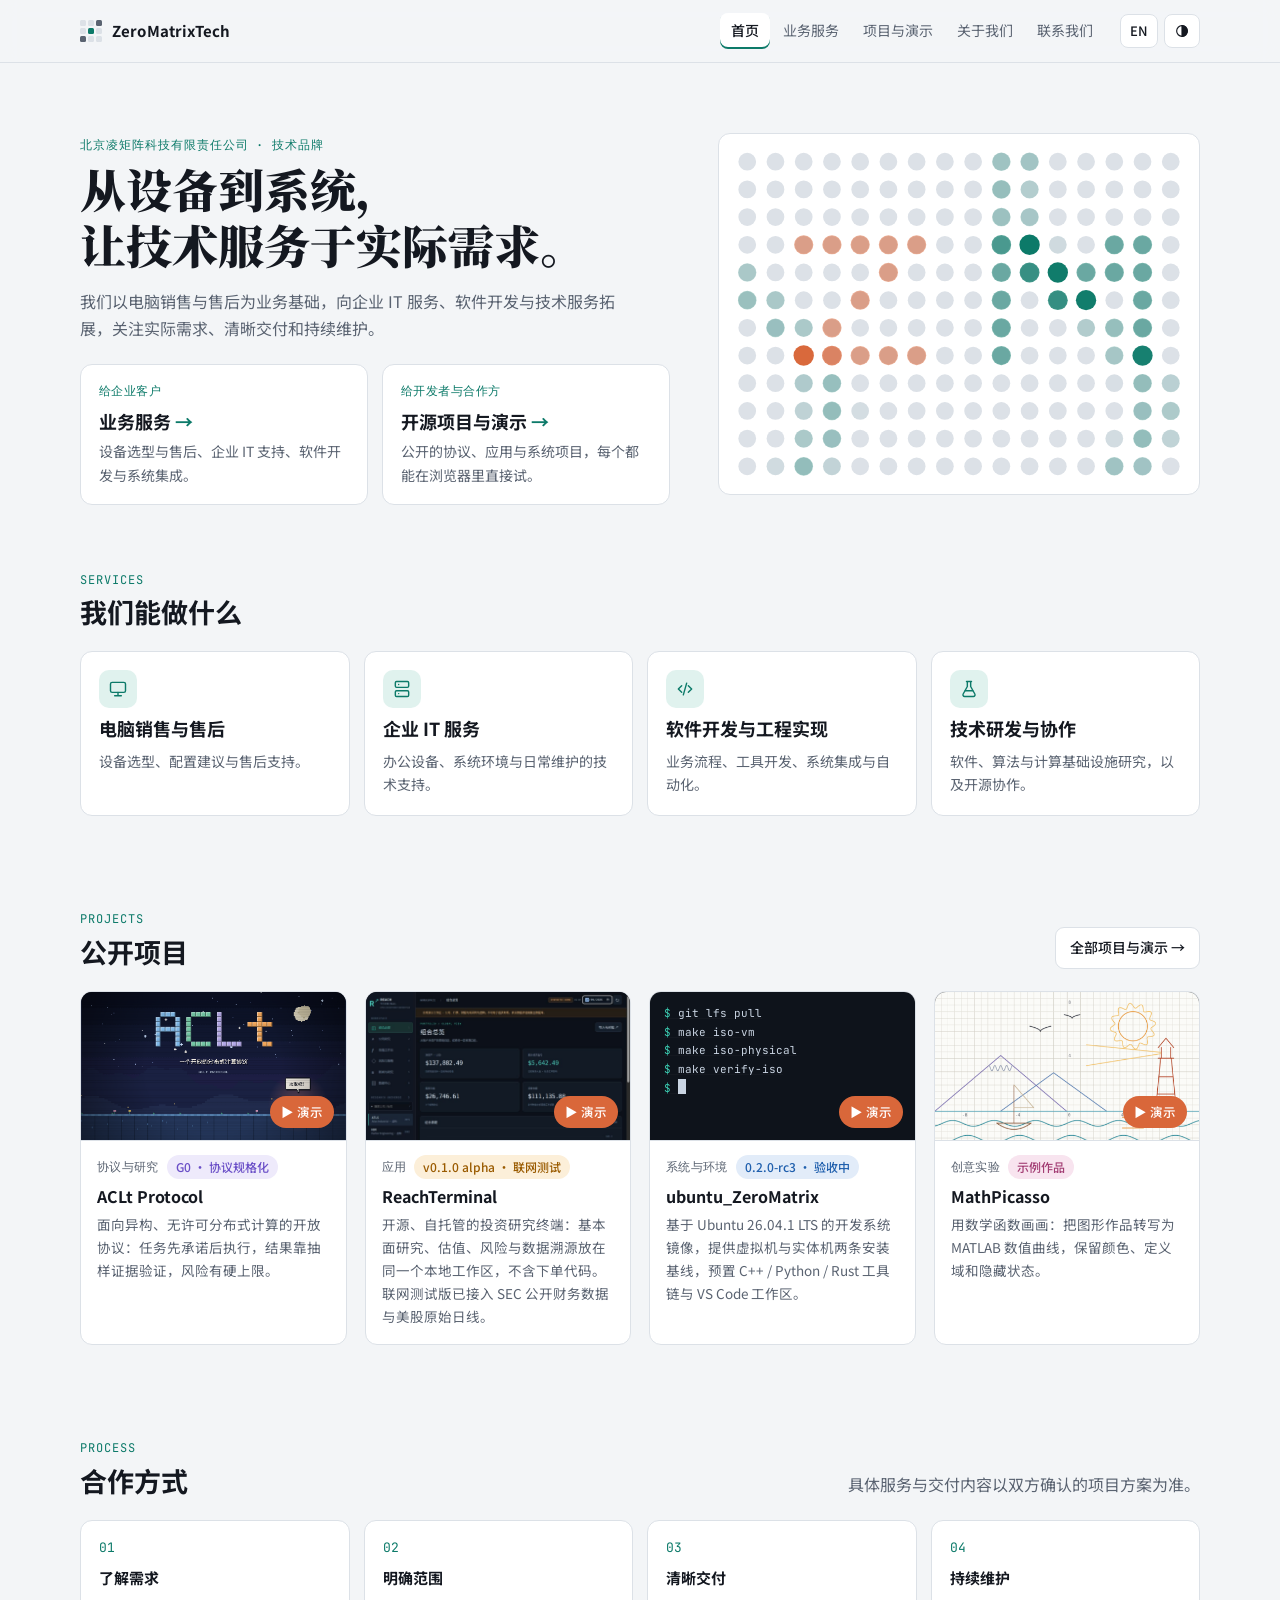
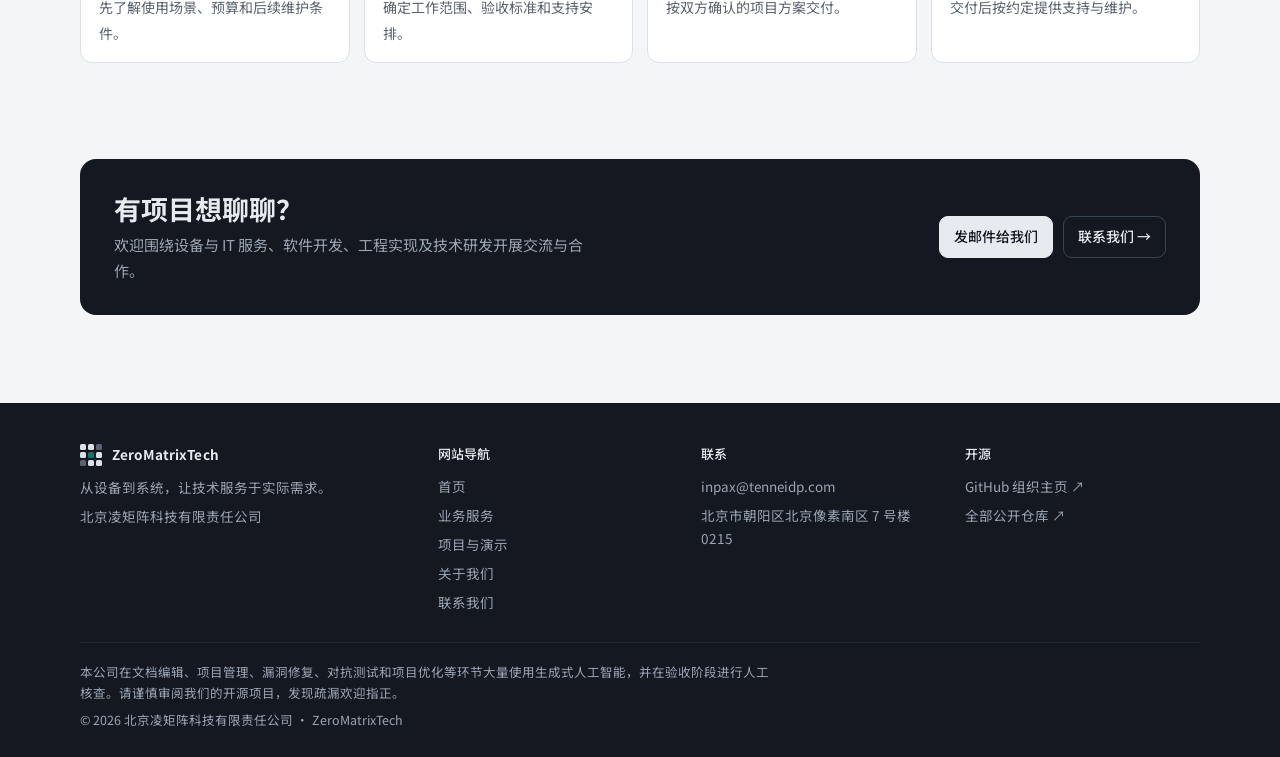
<file: docs/index.html>
<!doctype html>
<html lang="zh-CN">
<head>
<meta charset="utf-8">
<meta name="viewport" content="width=device-width, initial-scale=1, viewport-fit=cover">
<title>ZeroMatrixTech · 北京凌矩阵科技</title>
<meta name="description" content="ZeroMatrixTech 是北京凌矩阵科技有限责任公司的对外技术品牌，提供电脑销售与售后、企业 IT 服务、软件开发与技术研发。">
<link rel="canonical" href="https://zeromatrix.tenneidp.com/">
<link rel="alternate" hreflang="zh-CN" href="https://zeromatrix.tenneidp.com/"><link rel="alternate" hreflang="en" href="https://zeromatrix.tenneidp.com/en/"><link rel="alternate" hreflang="x-default" href="https://zeromatrix.tenneidp.com/">
<meta property="og:type" content="website">
<meta property="og:site_name" content="ZeroMatrixTech">
<meta property="og:title" content="ZeroMatrixTech · 北京凌矩阵科技">
<meta property="og:description" content="ZeroMatrixTech 是北京凌矩阵科技有限责任公司的对外技术品牌，提供电脑销售与售后、企业 IT 服务、软件开发与技术研发。">
<meta property="og:url" content="https://zeromatrix.tenneidp.com/">
<meta property="og:image" content="https://zeromatrix.tenneidp.com/assets/og.png">
<link rel="icon" href="assets/favicon.svg" type="image/svg+xml">
<link rel="preconnect" href="https://fonts.googleapis.com">
<link rel="preconnect" href="https://fonts.gstatic.com" crossorigin>
<link rel="stylesheet" href="https://fonts.googleapis.com/css2?family=JetBrains+Mono:wght@400;500&family=Noto+Sans+SC:wght@400;500;700&family=Noto+Serif+SC:wght@700;900&display=swap">
<link rel="stylesheet" href="assets/site.css">
<script>try{var t=localStorage.getItem("zmt-theme");if(t)document.documentElement.dataset.theme=t}catch(e){}</script>
</head>
<body>
<a class="skip" href="#main">跳到正文</a>
<header class="bar">
  <div class="wrap">
    <a class="brand" href="index.html"><span class="mark" aria-hidden="true"><i></i><i></i><i></i><i></i><i></i><i></i><i></i><i></i><i></i></span>ZeroMatrixTech</a>
    <button class="menu" type="button" aria-expanded="false" aria-controls="nav" aria-label="Menu"><svg width="18" height="18" viewBox="0 0 24 24" fill="none" stroke="currentColor" stroke-width="1.7" stroke-linecap="round" stroke-linejoin="round" aria-hidden="true"><path d="M4 7h16M4 12h16M4 17h16"/></svg></button>
    <nav class="nav" id="nav" aria-label="主导航"><a href="index.html" aria-current="page">首页</a><a href="services.html">业务服务</a><a href="projects.html">项目与演示</a><a href="about.html">关于我们</a><a href="contact.html">联系我们</a></nav>
    <div class="tools">
      <a class="lang" href="en/index.html" hreflang="en" lang="en" title="Switch to English">EN</a>
      <button class="theme" type="button" aria-label="切换深色 / 浅色"><svg width="16" height="16" viewBox="0 0 24 24" fill="none" stroke="currentColor" stroke-width="1.7" stroke-linecap="round" stroke-linejoin="round" aria-hidden="true"><circle cx="12" cy="12" r="8"/><path d="M12 4a8 8 0 0 1 0 16z" fill="currentColor"/></svg></button>
    </div>
  </div>
</header>
<main id="main">

<div class="hero"><div class="wrap">
  <div>
    <p class="eyebrow">北京凌矩阵科技有限责任公司 · 技术品牌</p>
    <h1>从设备到系统，<br>让技术服务于实际需求。</h1>
    <p class="lede">我们以电脑销售与售后为业务基础，向企业 IT 服务、软件开发与技术服务拓展，关注实际需求、清晰交付和持续维护。</p>
    <div class="doors"><a class="door" href="services.html"><span class="k">给企业客户</span><b>业务服务</b><span>设备选型与售后、企业 IT 支持、软件开发与系统集成。</span></a><a class="door" href="projects.html"><span class="k">给开发者与合作方</span><b>开源项目与演示</b><span>公开的协议、应用与系统项目，每个都能在浏览器里直接试。</span></a></div>
  </div>
  <canvas class="matrix" id="matrix" role="img" aria-label="ZM 点阵动画"></canvas>
</div></div>
<section><div class="wrap"><div class="head"><h2><small>SERVICES</small>我们能做什么</h2></div><div class="tiles"><a class="tile" href="services.html#devices" style="text-decoration:none"><span class="ico"><svg width="20" height="20" viewBox="0 0 24 24" fill="none" stroke="currentColor" stroke-width="1.7" stroke-linecap="round" stroke-linejoin="round" aria-hidden="true"><rect x="3" y="4" width="18" height="12" rx="2"/><path d="M8 20h8M12 16v4"/></svg></span><h3>电脑销售与售后</h3><p>设备选型、配置建议与售后支持。</p></a><a class="tile" href="services.html#it" style="text-decoration:none"><span class="ico"><svg width="20" height="20" viewBox="0 0 24 24" fill="none" stroke="currentColor" stroke-width="1.7" stroke-linecap="round" stroke-linejoin="round" aria-hidden="true"><rect x="4" y="3" width="16" height="7" rx="1.5"/><rect x="4" y="14" width="16" height="7" rx="1.5"/><path d="M8 6.5h.01M8 17.5h.01"/></svg></span><h3>企业 IT 服务</h3><p>办公设备、系统环境与日常维护的技术支持。</p></a><a class="tile" href="services.html#software" style="text-decoration:none"><span class="ico"><svg width="20" height="20" viewBox="0 0 24 24" fill="none" stroke="currentColor" stroke-width="1.7" stroke-linecap="round" stroke-linejoin="round" aria-hidden="true"><path d="m8 8-4 4 4 4M16 8l4 4-4 4M14 5l-4 14"/></svg></span><h3>软件开发与工程实现</h3><p>业务流程、工具开发、系统集成与自动化。</p></a><a class="tile" href="services.html#research" style="text-decoration:none"><span class="ico"><svg width="20" height="20" viewBox="0 0 24 24" fill="none" stroke="currentColor" stroke-width="1.7" stroke-linecap="round" stroke-linejoin="round" aria-hidden="true"><path d="M9 3h6M10 3v6l-5 9a2 2 0 0 0 1.7 3h10.6a2 2 0 0 0 1.7-3l-5-9V3"/><path d="M7.5 14h9"/></svg></span><h3>技术研发与协作</h3><p>软件、算法与计算基础设施研究，以及开源协作。</p></a></div></div></section>
<section><div class="wrap"><div class="head"><h2><small>PROJECTS</small>公开项目</h2><a class="btn" href="projects.html">全部项目与演示 →</a></div><div class="grid compact"><article class="card" data-cat="protocol"><a class="media" href="demos/aclt-theater.html" aria-label="ACLt Protocol"><img src="assets/aclt-theater.png" alt="ACLt 像素动画开场画面" loading="lazy" width="960" height="540"><span class="play">▶ 演示</span></a>
  <div class="body"><div class="meta"><span class="cat">协议与研究</span><span class="status tone-research">G0 · 协议规格化</span></div><h3>ACLt Protocol</h3><p class="sum">面向异构、无许可分布式计算的开放协议：任务先承诺后执行，结果靠抽样证据验证，风险有硬上限。</p></div>
</article><article class="card" data-cat="app"><a class="media" href="demos/reachterminal/index.html" aria-label="ReachTerminal"><img src="assets/reachterminal.png" alt="ReachTerminal 组合总览界面（合成演示数据）" loading="lazy" width="960" height="540"><span class="play">▶ 演示</span></a>
  <div class="body"><div class="meta"><span class="cat">应用</span><span class="status tone-alpha">v0.1.0 alpha · 联网测试</span></div><h3>ReachTerminal</h3><p class="sum">开源、自托管的投资研究终端：基本面研究、估值、风险与数据溯源放在同一个本地工作区，不含下单代码。联网测试版已接入 SEC 公开财务数据与美股原始日线。</p></div>
</article><article class="card" data-cat="system"><a class="media" href="demos/ubuntu-zeromatrix/index.html" aria-label="ubuntu_ZeroMatrix"><div class="term" aria-hidden="true"><div><span class="p">$ </span>git lfs pull</div><div><span class="p">$ </span>make iso-vm</div><div><span class="p">$ </span>make iso-physical</div><div><span class="p">$ </span>make verify-iso</div><div><span class="p">$ </span><span class="c"></span></div></div><span class="play">▶ 演示</span></a>
  <div class="body"><div class="meta"><span class="cat">系统与环境</span><span class="status tone-rc">0.2.0-rc3 · 验收中</span></div><h3>ubuntu_ZeroMatrix</h3><p class="sum">基于 Ubuntu 26.04.1 LTS 的开发系统镜像，提供虚拟机与实体机两条安装基线，预置 C++ / Python / Rust 工具链与 VS Code 工作区。</p></div>
</article><article class="card" data-cat="creative"><a class="media" href="demos/mathpicasso/index.html" aria-label="MathPicasso"><img src="assets/mathpicasso.png" alt="函数画板中的《灯塔与海》：由函数曲线组成的山、海、灯塔和帆船" loading="lazy" width="960" height="540"><span class="play">▶ 演示</span></a>
  <div class="body"><div class="meta"><span class="cat">创意实验</span><span class="status tone-exp">示例作品</span></div><h3>MathPicasso</h3><p class="sum">用数学函数画画：把图形作品转写为 MATLAB 数值曲线，保留颜色、定义域和隐藏状态。</p></div>
</article></div></div></section>
<section><div class="wrap"><div class="head"><h2><small>PROCESS</small>合作方式</h2><p class="lede">具体服务与交付内容以双方确认的项目方案为准。</p></div><ol class="steps"><li><b>了解需求</b><span>先了解使用场景、预算和后续维护条件。</span></li><li><b>明确范围</b><span>确定工作范围、验收标准和支持安排。</span></li><li><b>清晰交付</b><span>按双方确认的项目方案交付。</span></li><li><b>持续维护</b><span>交付后按约定提供支持与维护。</span></li></ol></div></section>
<section><div class="wrap"><div class="cta">
  <div><h2>有项目想聊聊？</h2><p>欢迎围绕设备与 IT 服务、软件开发、工程实现及技术研发开展交流与合作。</p></div>
  <div class="row"><a class="btn" href="mailto:inpax@tenneidp.com">发邮件给我们</a><a class="btn ghost" href="contact.html">联系我们 →</a></div>
</div></div></section>
</main>
<footer>
  <div class="wrap">
    <div>
      <div class="brand"><span class="mark" aria-hidden="true"><i></i><i></i><i></i><i></i><i></i><i></i><i></i><i></i><i></i></span>ZeroMatrixTech</div>
      <p style="margin:0">从设备到系统，让技术服务于实际需求。</p>
      <p style="margin:6px 0 0">北京凌矩阵科技有限责任公司</p>
    </div>
    <div><h4>网站导航</h4><ul><li><a href="index.html">首页</a></li><li><a href="services.html">业务服务</a></li><li><a href="projects.html">项目与演示</a></li><li><a href="about.html">关于我们</a></li><li><a href="contact.html">联系我们</a></li></ul></div>
    <div><h4>联系</h4><ul><li><a href="mailto:inpax@tenneidp.com">inpax@tenneidp.com</a></li><li>北京市朝阳区北京像素南区 7 号楼 0215</li></ul></div>
    <div><h4>开源</h4><ul><li><a href="https://github.com/ZeroMatrixTech" rel="noopener">GitHub 组织主页 ↗</a></li><li><a href="https://github.com/orgs/ZeroMatrixTech/repositories" rel="noopener">全部公开仓库 ↗</a></li></ul></div>
    <div class="legal"><p>本公司在文档编辑、项目管理、漏洞修复、对抗测试和项目优化等环节大量使用生成式人工智能，并在验收阶段进行人工核查。请谨慎审阅我们的开源项目，发现疏漏欢迎指正。</p><p>© 2026 北京凌矩阵科技有限责任公司 · ZeroMatrixTech</p></div>
  </div>
</footer>
<script src="assets/site.js"></script>
</body>
</html>
</file>
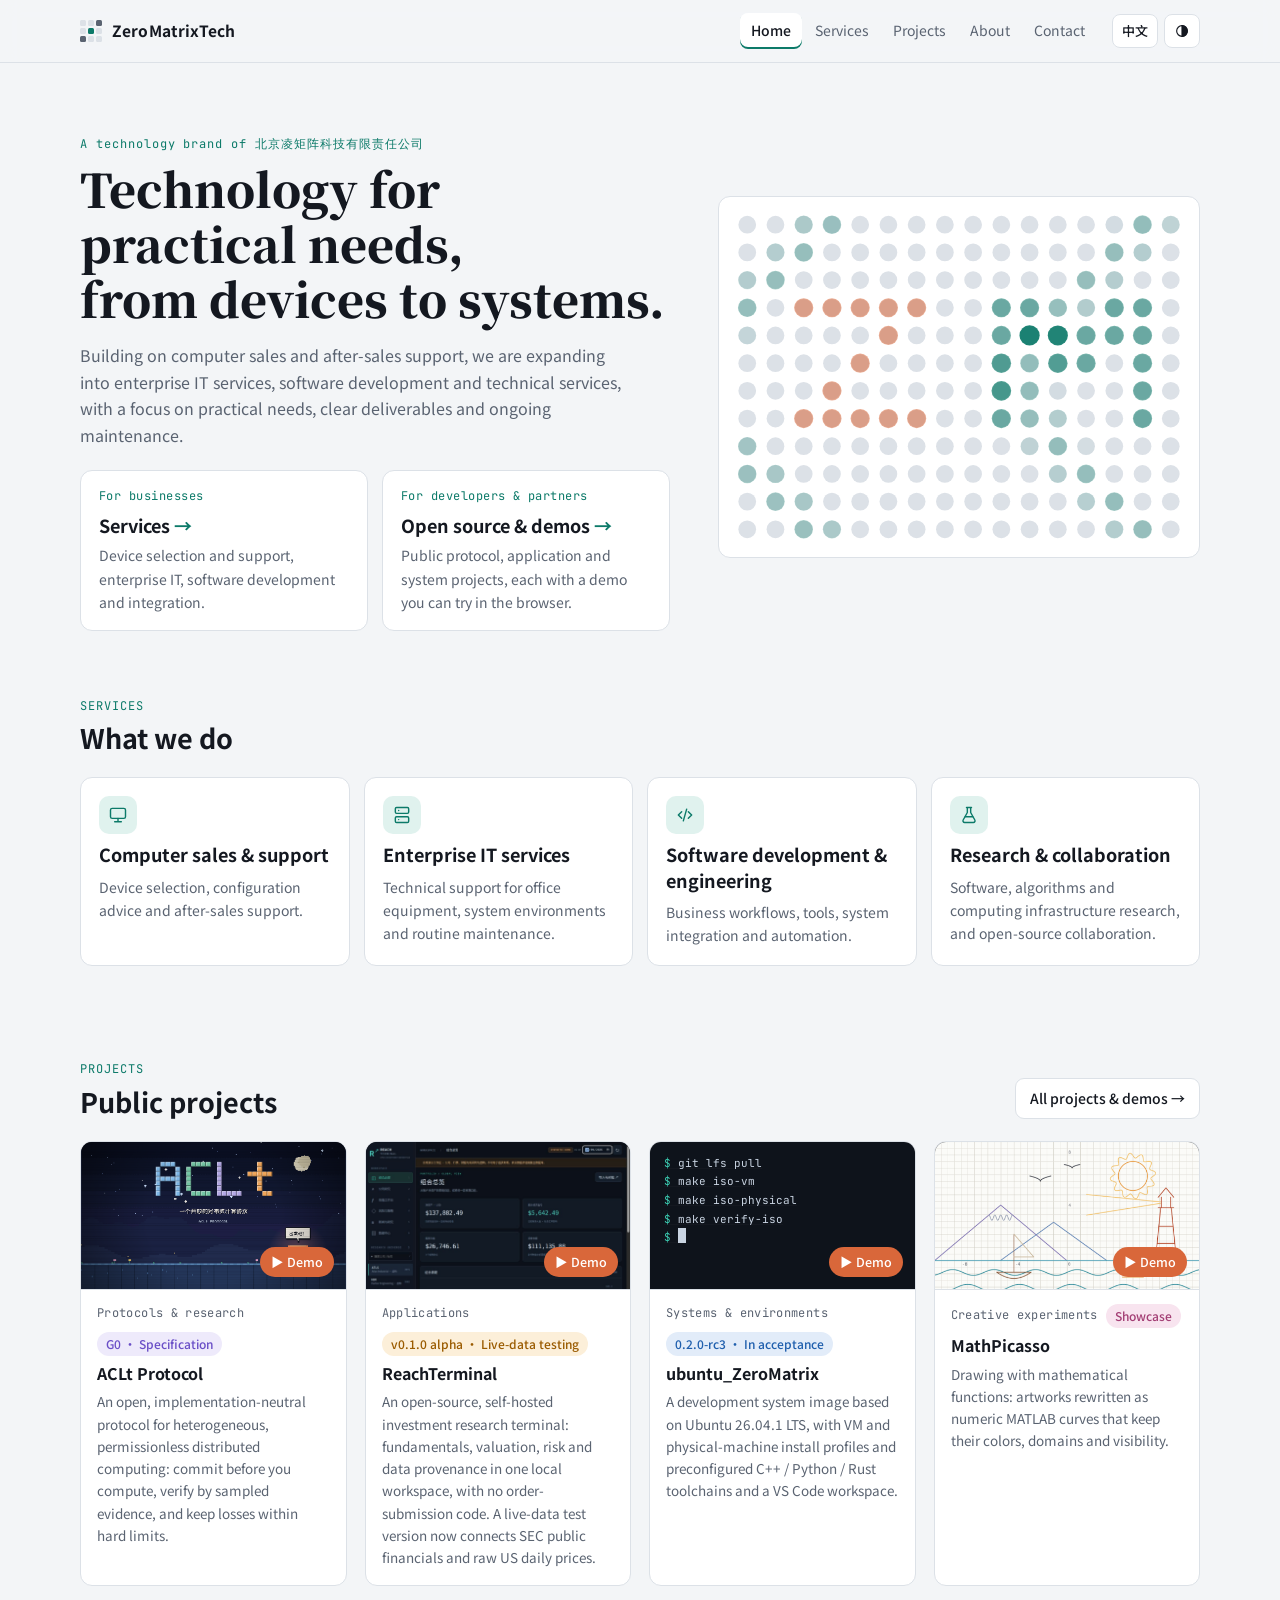
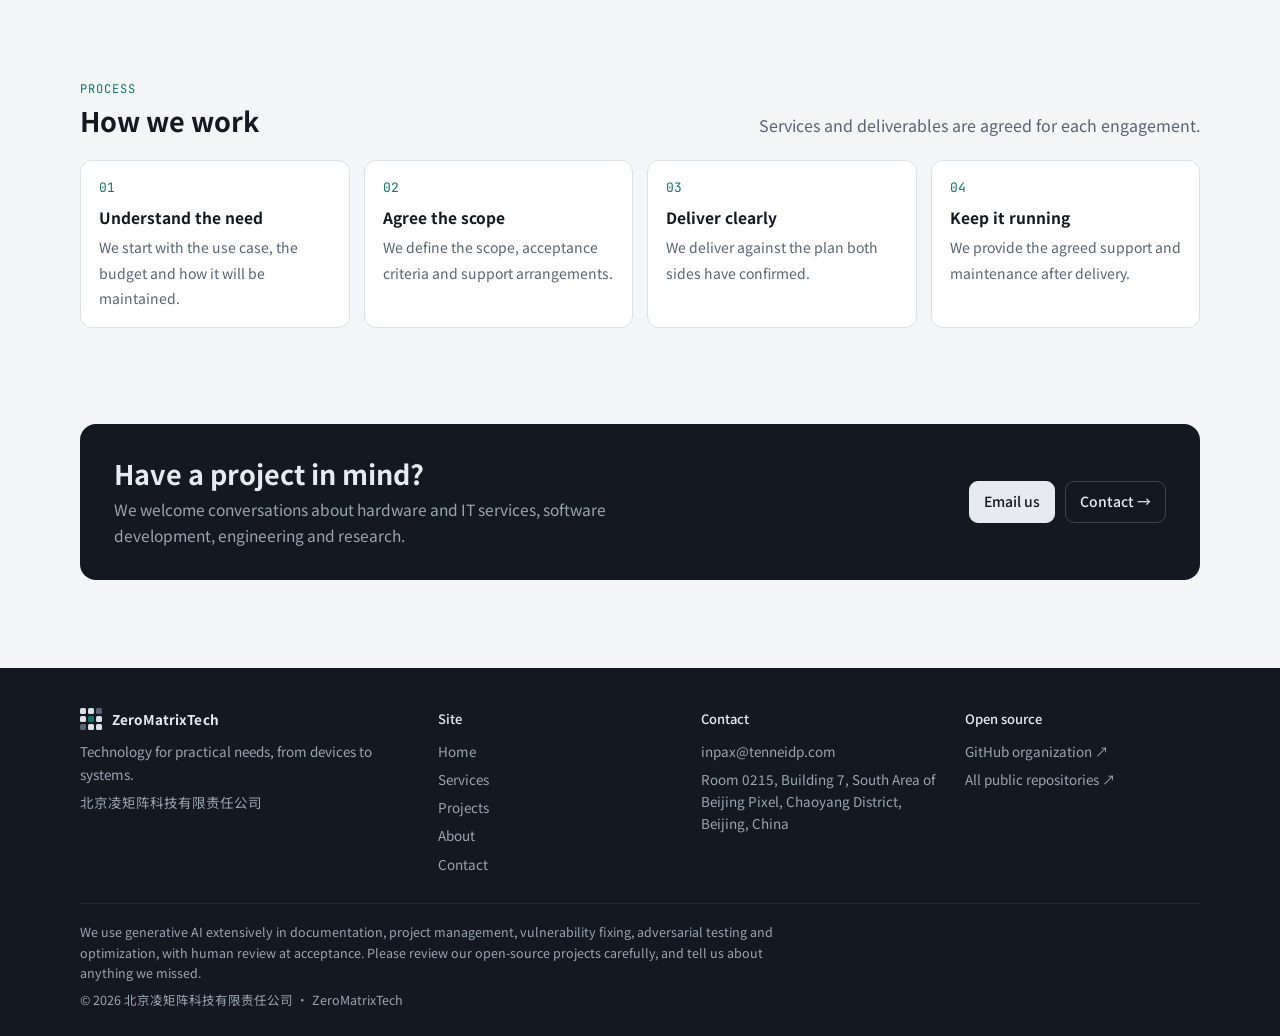
<file: docs/en/index.html>
<!doctype html>
<html lang="en">
<head>
<meta charset="utf-8">
<meta name="viewport" content="width=device-width, initial-scale=1, viewport-fit=cover">
<title>ZeroMatrixTech</title>
<meta name="description" content="ZeroMatrixTech is the technology brand of 北京凌矩阵科技有限责任公司, offering computer sales and support, enterprise IT services, software development and research.">
<link rel="canonical" href="https://zeromatrix.tenneidp.com/en/">
<link rel="alternate" hreflang="zh-CN" href="https://zeromatrix.tenneidp.com/"><link rel="alternate" hreflang="en" href="https://zeromatrix.tenneidp.com/en/"><link rel="alternate" hreflang="x-default" href="https://zeromatrix.tenneidp.com/">
<meta property="og:type" content="website">
<meta property="og:site_name" content="ZeroMatrixTech">
<meta property="og:title" content="ZeroMatrixTech">
<meta property="og:description" content="ZeroMatrixTech is the technology brand of 北京凌矩阵科技有限责任公司, offering computer sales and support, enterprise IT services, software development and research.">
<meta property="og:url" content="https://zeromatrix.tenneidp.com/en/">
<meta property="og:image" content="https://zeromatrix.tenneidp.com/assets/og.png">
<link rel="icon" href="../assets/favicon.svg" type="image/svg+xml">
<link rel="preconnect" href="https://fonts.googleapis.com">
<link rel="preconnect" href="https://fonts.gstatic.com" crossorigin>
<link rel="stylesheet" href="https://fonts.googleapis.com/css2?family=JetBrains+Mono:wght@400;500&family=Noto+Sans+SC:wght@400;500;700&family=Noto+Serif+SC:wght@700;900&display=swap">
<link rel="stylesheet" href="../assets/site.css">
<script>try{var t=localStorage.getItem("zmt-theme");if(t)document.documentElement.dataset.theme=t}catch(e){}</script>
</head>
<body>
<a class="skip" href="#main">Skip to content</a>
<header class="bar">
  <div class="wrap">
    <a class="brand" href="index.html"><span class="mark" aria-hidden="true"><i></i><i></i><i></i><i></i><i></i><i></i><i></i><i></i><i></i></span>ZeroMatrixTech</a>
    <button class="menu" type="button" aria-expanded="false" aria-controls="nav" aria-label="Menu"><svg width="18" height="18" viewBox="0 0 24 24" fill="none" stroke="currentColor" stroke-width="1.7" stroke-linecap="round" stroke-linejoin="round" aria-hidden="true"><path d="M4 7h16M4 12h16M4 17h16"/></svg></button>
    <nav class="nav" id="nav" aria-label="Main"><a href="index.html" aria-current="page">Home</a><a href="services.html">Services</a><a href="projects.html">Projects</a><a href="about.html">About</a><a href="contact.html">Contact</a></nav>
    <div class="tools">
      <a class="lang" href="../index.html" hreflang="zh-CN" lang="zh-CN" title="切换到中文">中文</a>
      <button class="theme" type="button" aria-label="Toggle dark / light"><svg width="16" height="16" viewBox="0 0 24 24" fill="none" stroke="currentColor" stroke-width="1.7" stroke-linecap="round" stroke-linejoin="round" aria-hidden="true"><circle cx="12" cy="12" r="8"/><path d="M12 4a8 8 0 0 1 0 16z" fill="currentColor"/></svg></button>
    </div>
  </div>
</header>
<main id="main">

<div class="hero"><div class="wrap">
  <div>
    <p class="eyebrow">A technology brand of 北京凌矩阵科技有限责任公司</p>
    <h1>Technology for practical needs,<br>from devices to systems.</h1>
    <p class="lede">Building on computer sales and after-sales support, we are expanding into enterprise IT services, software development and technical services, with a focus on practical needs, clear deliverables and ongoing maintenance.</p>
    <div class="doors"><a class="door" href="services.html"><span class="k">For businesses</span><b>Services</b><span>Device selection and support, enterprise IT, software development and integration.</span></a><a class="door" href="projects.html"><span class="k">For developers &amp; partners</span><b>Open source &amp; demos</b><span>Public protocol, application and system projects, each with a demo you can try in the browser.</span></a></div>
  </div>
  <canvas class="matrix" id="matrix" role="img" aria-label="Animated ZM dot matrix"></canvas>
</div></div>
<section><div class="wrap"><div class="head"><h2><small>SERVICES</small>What we do</h2></div><div class="tiles"><a class="tile" href="services.html#devices" style="text-decoration:none"><span class="ico"><svg width="20" height="20" viewBox="0 0 24 24" fill="none" stroke="currentColor" stroke-width="1.7" stroke-linecap="round" stroke-linejoin="round" aria-hidden="true"><rect x="3" y="4" width="18" height="12" rx="2"/><path d="M8 20h8M12 16v4"/></svg></span><h3>Computer sales &amp; support</h3><p>Device selection, configuration advice and after-sales support.</p></a><a class="tile" href="services.html#it" style="text-decoration:none"><span class="ico"><svg width="20" height="20" viewBox="0 0 24 24" fill="none" stroke="currentColor" stroke-width="1.7" stroke-linecap="round" stroke-linejoin="round" aria-hidden="true"><rect x="4" y="3" width="16" height="7" rx="1.5"/><rect x="4" y="14" width="16" height="7" rx="1.5"/><path d="M8 6.5h.01M8 17.5h.01"/></svg></span><h3>Enterprise IT services</h3><p>Technical support for office equipment, system environments and routine maintenance.</p></a><a class="tile" href="services.html#software" style="text-decoration:none"><span class="ico"><svg width="20" height="20" viewBox="0 0 24 24" fill="none" stroke="currentColor" stroke-width="1.7" stroke-linecap="round" stroke-linejoin="round" aria-hidden="true"><path d="m8 8-4 4 4 4M16 8l4 4-4 4M14 5l-4 14"/></svg></span><h3>Software development &amp; engineering</h3><p>Business workflows, tools, system integration and automation.</p></a><a class="tile" href="services.html#research" style="text-decoration:none"><span class="ico"><svg width="20" height="20" viewBox="0 0 24 24" fill="none" stroke="currentColor" stroke-width="1.7" stroke-linecap="round" stroke-linejoin="round" aria-hidden="true"><path d="M9 3h6M10 3v6l-5 9a2 2 0 0 0 1.7 3h10.6a2 2 0 0 0 1.7-3l-5-9V3"/><path d="M7.5 14h9"/></svg></span><h3>Research &amp; collaboration</h3><p>Software, algorithms and computing infrastructure research, and open-source collaboration.</p></a></div></div></section>
<section><div class="wrap"><div class="head"><h2><small>PROJECTS</small>Public projects</h2><a class="btn" href="projects.html">All projects &amp; demos →</a></div><div class="grid compact"><article class="card" data-cat="protocol"><a class="media" href="../demos/aclt-theater.html" aria-label="ACLt Protocol"><img src="../assets/aclt-theater.png" alt="Opening frame of the ACLt pixel animation" loading="lazy" width="960" height="540"><span class="play">▶ Demo</span></a>
  <div class="body"><div class="meta"><span class="cat">Protocols &amp; research</span><span class="status tone-research">G0 · Specification</span></div><h3>ACLt Protocol</h3><p class="sum">An open, implementation-neutral protocol for heterogeneous, permissionless distributed computing: commit before you compute, verify by sampled evidence, and keep losses within hard limits.</p></div>
</article><article class="card" data-cat="app"><a class="media" href="../demos/reachterminal/index.html" aria-label="ReachTerminal"><img src="../assets/reachterminal.png" alt="ReachTerminal portfolio overview (synthetic demo data)" loading="lazy" width="960" height="540"><span class="play">▶ Demo</span></a>
  <div class="body"><div class="meta"><span class="cat">Applications</span><span class="status tone-alpha">v0.1.0 alpha · Live-data testing</span></div><h3>ReachTerminal</h3><p class="sum">An open-source, self-hosted investment research terminal: fundamentals, valuation, risk and data provenance in one local workspace, with no order-submission code. A live-data test version now connects SEC public financials and raw US daily prices.</p></div>
</article><article class="card" data-cat="system"><a class="media" href="../demos/ubuntu-zeromatrix/index.html" aria-label="ubuntu_ZeroMatrix"><div class="term" aria-hidden="true"><div><span class="p">$ </span>git lfs pull</div><div><span class="p">$ </span>make iso-vm</div><div><span class="p">$ </span>make iso-physical</div><div><span class="p">$ </span>make verify-iso</div><div><span class="p">$ </span><span class="c"></span></div></div><span class="play">▶ Demo</span></a>
  <div class="body"><div class="meta"><span class="cat">Systems &amp; environments</span><span class="status tone-rc">0.2.0-rc3 · In acceptance</span></div><h3>ubuntu_ZeroMatrix</h3><p class="sum">A development system image based on Ubuntu 26.04.1 LTS, with VM and physical-machine install profiles and preconfigured C++ / Python / Rust toolchains and a VS Code workspace.</p></div>
</article><article class="card" data-cat="creative"><a class="media" href="../demos/mathpicasso/index.html" aria-label="MathPicasso"><img src="../assets/mathpicasso.png" alt="“Lighthouse and Sea” in the function sketchpad: mountains, sea, a lighthouse and a boat drawn with function curves" loading="lazy" width="960" height="540"><span class="play">▶ Demo</span></a>
  <div class="body"><div class="meta"><span class="cat">Creative experiments</span><span class="status tone-exp">Showcase</span></div><h3>MathPicasso</h3><p class="sum">Drawing with mathematical functions: artworks rewritten as numeric MATLAB curves that keep their colors, domains and visibility.</p></div>
</article></div></div></section>
<section><div class="wrap"><div class="head"><h2><small>PROCESS</small>How we work</h2><p class="lede">Services and deliverables are agreed for each engagement.</p></div><ol class="steps"><li><b>Understand the need</b><span>We start with the use case, the budget and how it will be maintained.</span></li><li><b>Agree the scope</b><span>We define the scope, acceptance criteria and support arrangements.</span></li><li><b>Deliver clearly</b><span>We deliver against the plan both sides have confirmed.</span></li><li><b>Keep it running</b><span>We provide the agreed support and maintenance after delivery.</span></li></ol></div></section>
<section><div class="wrap"><div class="cta">
  <div><h2>Have a project in mind?</h2><p>We welcome conversations about hardware and IT services, software development, engineering and research.</p></div>
  <div class="row"><a class="btn" href="mailto:inpax@tenneidp.com">Email us</a><a class="btn ghost" href="contact.html">Contact →</a></div>
</div></div></section>
</main>
<footer>
  <div class="wrap">
    <div>
      <div class="brand"><span class="mark" aria-hidden="true"><i></i><i></i><i></i><i></i><i></i><i></i><i></i><i></i><i></i></span>ZeroMatrixTech</div>
      <p style="margin:0">Technology for practical needs, from devices to systems.</p>
      <p style="margin:6px 0 0">北京凌矩阵科技有限责任公司</p>
    </div>
    <div><h4>Site</h4><ul><li><a href="index.html">Home</a></li><li><a href="services.html">Services</a></li><li><a href="projects.html">Projects</a></li><li><a href="about.html">About</a></li><li><a href="contact.html">Contact</a></li></ul></div>
    <div><h4>Contact</h4><ul><li><a href="mailto:inpax@tenneidp.com">inpax@tenneidp.com</a></li><li>Room 0215, Building 7, South Area of Beijing Pixel, Chaoyang District, Beijing, China</li></ul></div>
    <div><h4>Open source</h4><ul><li><a href="https://github.com/ZeroMatrixTech" rel="noopener">GitHub organization ↗</a></li><li><a href="https://github.com/orgs/ZeroMatrixTech/repositories" rel="noopener">All public repositories ↗</a></li></ul></div>
    <div class="legal"><p>We use generative AI extensively in documentation, project management, vulnerability fixing, adversarial testing and optimization, with human review at acceptance. Please review our open-source projects carefully, and tell us about anything we missed.</p><p>© 2026 北京凌矩阵科技有限责任公司 · ZeroMatrixTech</p></div>
  </div>
</footer>
<script src="../assets/site.js"></script>
</body>
</html>
</file>
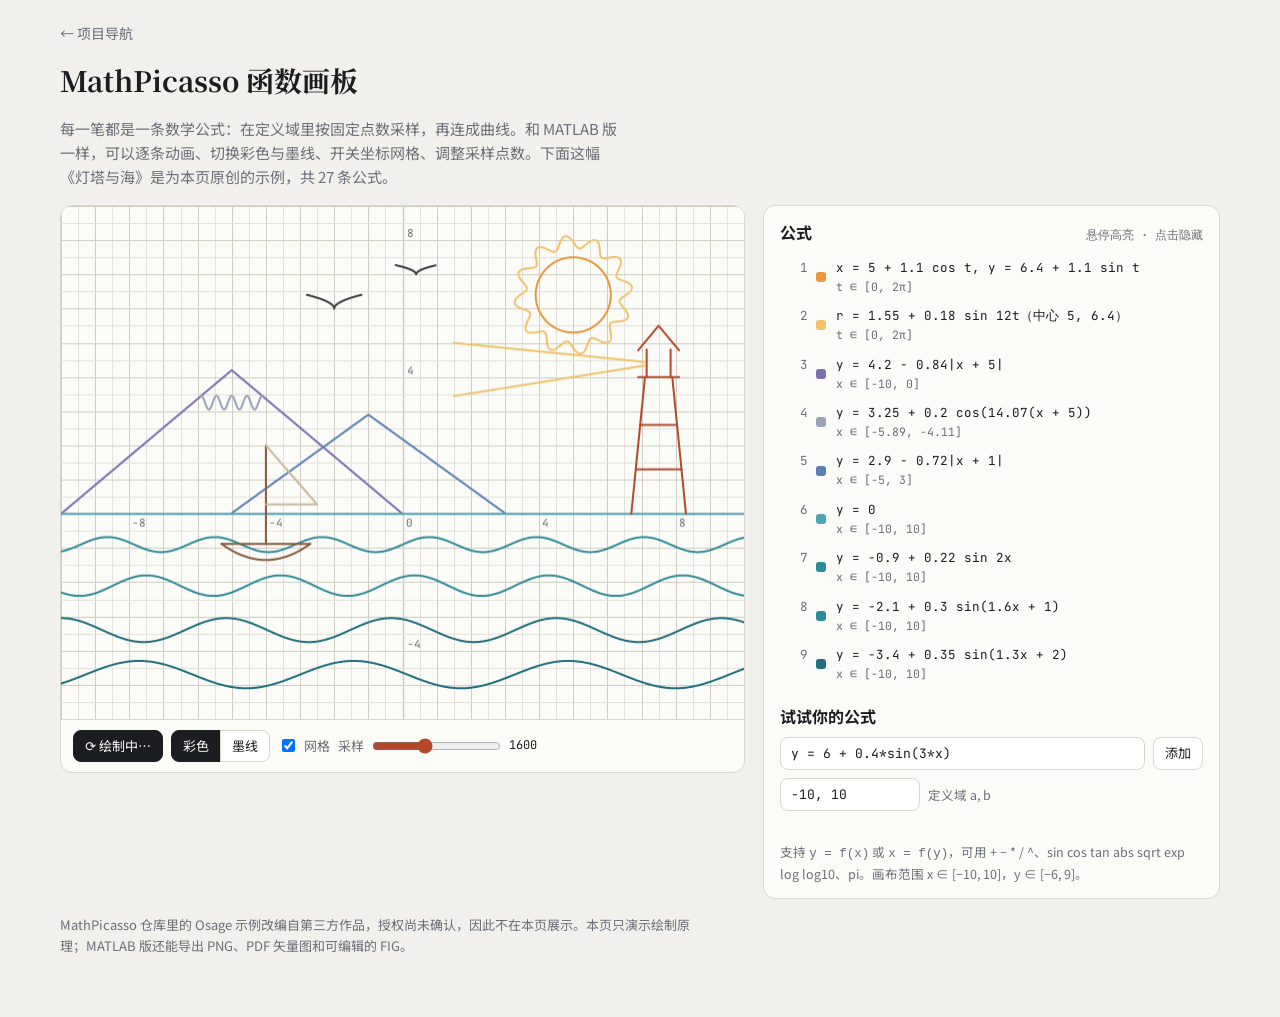
<file: docs/demos/mathpicasso/index.html>
<!doctype html>
<html lang="zh-CN">
<head>
<meta charset="utf-8">
<meta name="viewport" content="width=device-width, initial-scale=1, viewport-fit=cover">
<title>MathPicasso 函数画板</title>
<link rel="preconnect" href="https://fonts.googleapis.com">
<link rel="preconnect" href="https://fonts.gstatic.com" crossorigin>
<link rel="stylesheet" href="https://fonts.googleapis.com/css2?family=JetBrains+Mono:wght@400;500&family=Noto+Sans+SC:wght@400;500;700&family=Noto+Serif+SC:wght@700&display=swap">
<style>
/* Layout: graph paper canvas on the left, formula list and controls on the right; the canvas is the hero. Light "graph paper" look with a dark counterpart. */
:root{--bg:#F1F0EC;--paper:#FBFBF8;--grid:#E3E1DA;--grid2:#CFCCC2;--ink:#1C1D21;--muted:#6B6E76;--line:#D9D6CE;--accent:#B5482A;--chip:#FFFFFF;--mono:"JetBrains Mono",ui-monospace,Menlo,monospace;--body:"Noto Sans SC","PingFang SC",system-ui,sans-serif;--display:"Noto Serif SC",serif}
@media (prefers-color-scheme: dark){:root:not([data-theme="light"]){--bg:#121317;--paper:#17181D;--grid:#23252C;--grid2:#30333B;--ink:#E9E7E1;--muted:#9A9DA6;--line:#2C2F37;--accent:#F08A62;--chip:#1D1F25;color-scheme:dark}}
:root[data-theme="dark"]{--bg:#121317;--paper:#17181D;--grid:#23252C;--grid2:#30333B;--ink:#E9E7E1;--muted:#9A9DA6;--line:#2C2F37;--accent:#F08A62;--chip:#1D1F25;color-scheme:dark}
*{box-sizing:border-box}
body{margin:0;background:var(--bg);color:var(--ink);font-family:var(--body);font-size:15px;line-height:1.6}
.wrap{max-width:1200px;margin:0 auto;padding-inline:20px;padding-block:22px 48px}
.top{display:flex;align-items:baseline;gap:14px;flex-wrap:wrap;margin-bottom:14px}
.top a{color:var(--muted);text-decoration:none;font-size:14px}
.top a:hover{color:var(--ink)}
h1{font-family:var(--display);font-size:28px;margin:0 auto 0 0}
.lede{color:var(--muted);margin:0 0 16px;max-width:70ch}
.main{display:grid;grid-template-columns:minmax(0,1.5fr) minmax(0,1fr);gap:18px;align-items:start}
.board{background:var(--paper);border:1px solid var(--line);border-radius:12px;overflow:hidden}
canvas{display:block;width:100%;aspect-ratio:4/3;max-width:100%}
.bar{display:flex;flex-wrap:wrap;gap:8px;align-items:center;padding:10px 12px;border-top:1px solid var(--line)}
.bar label{display:flex;gap:6px;align-items:center;font-size:13px;color:var(--muted)}
button,.seg button{font:inherit;font-size:13px;border:1px solid var(--line);background:var(--chip);color:var(--ink);border-radius:8px;padding:5px 11px;cursor:pointer}
button.primary{background:var(--ink);color:var(--paper);border-color:var(--ink)}
.seg{display:inline-flex}
.seg button{border-radius:0}.seg button:first-child{border-radius:8px 0 0 8px}.seg button:last-child{border-radius:0 8px 8px 0;margin-left:-1px}
.seg button[aria-pressed="true"]{background:var(--ink);color:var(--paper);border-color:var(--ink)}
input[type=range]{accent-color:var(--accent)}
.num{font-family:var(--mono);font-size:12px;color:var(--ink);min-width:3.5em}
button:focus-visible,input:focus-visible{outline:2px solid var(--accent);outline-offset:2px}
.panel{background:var(--paper);border:1px solid var(--line);border-radius:12px;padding:14px 16px;min-width:0}
.panel h2{font-size:16px;margin:0 0 8px;display:flex;justify-content:space-between;align-items:baseline}
.panel h2 small{font-family:var(--mono);font-size:12px;color:var(--muted);font-weight:400}
.list{list-style:none;margin:0;padding:0;max-height:430px;overflow:auto;display:grid;gap:2px}
.list li{display:grid;grid-template-columns:22px 12px minmax(0,1fr);gap:8px;align-items:baseline;padding:4px 6px;border-radius:6px;font-family:var(--mono);font-size:12.5px;cursor:default}
.list li:hover,.list li.on{background:color-mix(in srgb,var(--accent) 12%,transparent)}
.list li.off{opacity:.38}
.list .i{color:var(--muted);text-align:right}
.list .sw{width:10px;height:10px;border-radius:3px;align-self:center}
.list .f{overflow-wrap:anywhere}
.list .d{color:var(--muted);display:block;font-size:11.5px}
.try{display:grid;gap:8px;margin-top:14px}
.try .row{display:flex;gap:8px}
.try input[type=text]{flex:1;min-width:0;font-family:var(--mono);font-size:13px;padding:7px 10px;border:1px solid var(--line);border-radius:8px;background:var(--chip);color:var(--ink)}
.err{color:var(--accent);font-size:12.5px;min-height:1.2em;margin:0}
.hint{color:var(--muted);font-size:12.5px;margin:0}
.note{margin-top:16px;color:var(--muted);font-size:13px;max-width:90ch}
@media (max-width:900px){.main{grid-template-columns:minmax(0,1fr)}}
</style>
</head>
<body>
<div class="wrap">
  <div class="top"><a href="../../index.html#mathpicasso">← 项目导航</a></div>
  <div class="top"><h1>MathPicasso 函数画板</h1></div>
  <p class="lede">每一笔都是一条数学公式：在定义域里按固定点数采样，再连成曲线。和 MATLAB 版一样，可以逐条动画、切换彩色与墨线、开关坐标网格、调整采样点数。下面这幅《灯塔与海》是为本页原创的示例，共 <span id="count">0</span> 条公式。</p>
  <div class="main">
    <div class="board">
      <canvas id="cv" role="img" aria-label="由函数曲线组成的灯塔与海"></canvas>
      <div class="bar">
        <button class="primary" id="anim" type="button">▶ 逐条绘制</button>
        <div class="seg" role="group" aria-label="配色"><button type="button" data-pal="color" aria-pressed="true">彩色</button><button type="button" data-pal="ink" aria-pressed="false">墨线</button></div>
        <label><input type="checkbox" id="grid" checked> 网格</label>
        <label>采样 <input type="range" id="samples" min="20" max="4000" step="10" value="1600"><span class="num" id="sn">1600</span></label>
      </div>
    </div>
    <div class="panel">
      <h2>公式 <small>悬停高亮 · 点击隐藏</small></h2>
      <ul class="list" id="list"></ul>
      <div class="try">
        <h2 style="margin:6px 0 0">试试你的公式</h2>
        <div class="row"><input type="text" id="expr" value="y = 6 + 0.4*sin(3*x)" aria-label="输入公式"><button type="button" id="add">添加</button></div>
        <div class="row"><input type="text" id="dom" value="-10, 10" aria-label="定义域" style="max-width:140px"><span class="hint" style="align-self:center">定义域 a, b</span></div>
        <p class="err" id="err"></p>
        <p class="hint">支持 <code>y = f(x)</code> 或 <code>x = f(y)</code>，可用 + − * / ^、sin cos tan abs sqrt exp log log10、pi。画布范围 x ∈ [−10, 10]，y ∈ [−6, 9]。</p>
      </div>
    </div>
  </div>
  <p class="note">MathPicasso 仓库里的 Osage 示例改编自第三方作品，授权尚未确认，因此不在本页展示。本页只演示绘制原理；MATLAB 版还能导出 PNG、PDF 矢量图和可编辑的 FIG。</p>
</div>
<script>
(() => {
"use strict";
/* ---------- tiny safe expression parser (no eval) ---------- */
function compile(src, v) {
  const toks = src.match(/\d+\.?\d*(?:e[+-]?\d+)?|\.\d+|[a-z]+\d*|[()+\-*/^,]|\S/gi) || [];
  let i = 0;
  const peek = () => toks[i], eat = t => { if (toks[i] !== t) throw new Error(`需要 “${t}”`); i++; };
  const F = { sin: Math.sin, cos: Math.cos, tan: Math.tan, abs: Math.abs, sqrt: Math.sqrt, exp: Math.exp, log: Math.log, log10: Math.log10, asin: Math.asin, acos: Math.acos, atan: Math.atan, sign: Math.sign };
  function expr() { let a = term(); while (peek() === "+" || peek() === "-") { const op = toks[i++], b = term(), l = a; a = op === "+" ? s => l(s) + b(s) : s => l(s) - b(s); } return a; }
  function term() { let a = unary(); while (peek() === "*" || peek() === "/") { const op = toks[i++], b = unary(), l = a; a = op === "*" ? s => l(s) * b(s) : s => l(s) / b(s); } return a; }
  function unary() { if (peek() === "-") { i++; const a = unary(); return s => -a(s); } if (peek() === "+") { i++; return unary(); } return power(); }
  function power() { const b = atom(); if (peek() === "^") { i++; const e = unary(); return s => Math.pow(b(s), e(s)); } return b; }
  function atom() {
    const t = toks[i++]; if (t === undefined) throw new Error("公式不完整");
    if (/^[\d.]/.test(t)) { const n = parseFloat(t); return () => n; }
    if (t === "(") { const a = expr(); eat(")"); return a; }
    const k = t.toLowerCase();
    if (k === v) return s => s;
    if (k === "pi") return () => Math.PI;
    if (k === "e") return () => Math.E;
    if (F[k]) { eat("("); const a = expr(); eat(")"); const f = F[k]; return s => f(a(s)); }
    throw new Error(`不认识 “${t}”`);
  }
  const f = expr(); if (i < toks.length) throw new Error(`多余的 “${toks[i]}”`); return f;
}
function parse(line, dom) {
  const m = line.replace(/\s+/g, " ").trim().match(/^([xy])\s*=\s*(.+)$/i);
  if (!m) throw new Error("请写成 y = … 或 x = …");
  const lhs = m[1].toLowerCase(), v = lhs === "y" ? "x" : "y", f = compile(m[2], v);
  const d = dom.split(",").map(s => parseFloat(s)); if (d.length !== 2 || !d.every(Number.isFinite) || d[0] >= d[1]) throw new Error("定义域写成 a, b，且 a < b");
  f((d[0] + d[1]) / 2);
  return { kind: lhs === "y" ? "yx" : "xy", f, a: d[0], b: d[1] };
}

/* ---------- 《灯塔与海》：original example, 27 formulas ---------- */
const P = { sun: "#E8973A", sun2: "#F2C26B", mtn1: "#7C6FB0", mtn2: "#5A7FB2", snow: "#9AA3B5", sea: "#4FA3B8", wave: "#2E8B9A", wave2: "#1F6F7E", lh: "#B5482A", lh2: "#E9E7E1", beam: "#F2C26B", boat: "#8A5A3C", sail: "#C9B79A", bird: "#3A3D46", glint: "#E8973A" };
const ART = [
  ["x = 5 + 1.1 cos t,  y = 6.4 + 1.1 sin t", "t ∈ [0, 2π]", "p", t => 5 + 1.1 * Math.cos(t), t => 6.4 + 1.1 * Math.sin(t), 0, 2 * Math.PI, P.sun],
  ["r = 1.55 + 0.18 sin 12t（中心 5, 6.4）", "t ∈ [0, 2π]", "p", t => 5 + (1.55 + .18 * Math.sin(12 * t)) * Math.cos(t), t => 6.4 + (1.55 + .18 * Math.sin(12 * t)) * Math.sin(t), 0, 2 * Math.PI, P.sun2],
  ["y = 4.2 − 0.84|x + 5|", "x ∈ [−10, 0]", "yx", x => 4.2 - .84 * Math.abs(x + 5), null, -10, 0, P.mtn1],
  ["y = 3.25 + 0.2 cos(14.07(x + 5))", "x ∈ [−5.89, −4.11]", "yx", x => 3.25 + .2 * Math.cos(14.07 * (x + 5)), null, -5.893, -4.107, P.snow],
  ["y = 2.9 − 0.72|x + 1|", "x ∈ [−5, 3]", "yx", x => 2.9 - .72 * Math.abs(x + 1), null, -5, 3, P.mtn2],
  ["y = 0", "x ∈ [−10, 10]", "yx", () => 0, null, -10, 10, P.sea],
  ["y = −0.9 + 0.22 sin 2x", "x ∈ [−10, 10]", "yx", x => -.9 + .22 * Math.sin(2 * x), null, -10, 10, P.wave],
  ["y = −2.1 + 0.3 sin(1.6x + 1)", "x ∈ [−10, 10]", "yx", x => -2.1 + .3 * Math.sin(1.6 * x + 1), null, -10, 10, P.wave],
  ["y = −3.4 + 0.35 sin(1.3x + 2)", "x ∈ [−10, 10]", "yx", x => -3.4 + .35 * Math.sin(1.3 * x + 2), null, -10, 10, P.wave2],
  ["y = −4.7 + 0.4 sin(x + 3)", "x ∈ [−10, 10]", "yx", x => -4.7 + .4 * Math.sin(x + 3), null, -10, 10, P.wave2],
  ["x = 6.7 + 0.1y", "y ∈ [0, 4]", "xy", y => 6.7 + .1 * y, null, 0, 4, P.lh],
  ["x = 8.3 − 0.1y", "y ∈ [0, 4]", "xy", y => 8.3 - .1 * y, null, 0, 4, P.lh],
  ["y = 1.3", "x ∈ [6.83, 8.17]", "yx", () => 1.3, null, 6.83, 8.17, P.lh],
  ["y = 2.6", "x ∈ [6.96, 8.04]", "yx", () => 2.6, null, 6.96, 8.04, P.lh],
  ["y = 4", "x ∈ [6.9, 8.1]", "yx", () => 4, null, 6.9, 8.1, P.lh],
  ["x = 7.15,  x = 7.85", "y ∈ [4, 4.8]", "xy2", y => 7.15, y => 7.85, 4, 4.8, P.lh],
  ["y = 5.5 − 1.2|x − 7.5|", "x ∈ [6.9, 8.1]", "yx", x => 5.5 - 1.2 * Math.abs(x - 7.5), null, 6.9, 8.1, P.lh],
  ["y = 4.4 + 0.16(x − 7.5)", "x ∈ [1.5, 7.1]", "yx", x => 4.4 + .16 * (x - 7.5), null, 1.5, 7.1, P.beam],
  ["y = 4.4 − 0.1(x − 7.5)", "x ∈ [1.5, 7.1]", "yx", x => 4.4 - .1 * (x - 7.5), null, 1.5, 7.1, P.beam],
  ["y = −1.35 + 0.28(x + 4)²", "x ∈ [−5.3, −2.7]", "yx", x => -1.35 + .28 * (x + 4) ** 2, null, -5.3, -2.7, P.boat],
  ["y = −0.88", "x ∈ [−5.3, −2.7]", "yx", () => -.877, null, -5.3, -2.7, P.boat],
  ["x = −4", "y ∈ [−0.88, 2]", "xy", () => -4, null, -.88, 2, P.boat],
  ["y = 2 − 1.15(x + 4)", "x ∈ [−4, −2.5]", "yx", x => 2 - 1.15 * (x + 4), null, -4, -2.5, P.sail],
  ["y = 0.28", "x ∈ [−4, −2.5]", "yx", () => .275, null, -4, -2.5, P.sail],
  ["y = 6 + 0.45√|x + 2|", "x ∈ [−2.8, −1.2]", "yx", x => 6 + .45 * Math.sqrt(Math.abs(x + 2)), null, -2.8, -1.2, P.bird],
  ["y = 7 + 0.35√|x − 0.4|", "x ∈ [−0.2, 1]", "yx", x => 7 + .35 * Math.sqrt(Math.abs(x - .4)), null, -.2, 1, P.bird],
  ["y = −0.45,  y = −1.25（倒影）", "x ∈ [4.2, 5.8]", "yy2", () => -.45, () => -1.25, 4.2, 5.8, P.glint],
];
const items = ART.map(([label, dom, kind, f, g, a, b, col]) => ({ label, dom, kind, f, g, a, b, col, on: true }));
document.getElementById("count").textContent = items.length;

/* ---------- drawing ---------- */
const cv = document.getElementById("cv"), ctx = cv.getContext("2d");
const XR = [-10, 10], YR = [-6, 9];
let palette = "color", showGrid = true, samples = 1600, hover = -1, prog = 1e9, t0 = 0, playing = false;
const css = n => getComputedStyle(document.documentElement).getPropertyValue(n).trim();
function pts(it) {
  const N = Math.max(2, samples), out = [[], []];
  for (let k = 0; k <= N; k++) {
    const s = it.a + (it.b - it.a) * k / N;
    if (it.kind === "yx") out[0].push([s, it.f(s)]);
    else if (it.kind === "xy") out[0].push([it.f(s), s]);
    else if (it.kind === "xy2") { out[0].push([it.f(s), s]); out[1].push([it.g(s), s]); }
    else if (it.kind === "yy2") { out[0].push([s, it.f(s)]); out[1].push([s, it.g(s)]); }
    else out[0].push([it.f(s), it.g(s)]);
  }
  return out.filter(p => p.length);
}
function draw(now) {
  const w = cv.clientWidth, h = cv.clientHeight, d = Math.min(devicePixelRatio || 1, 2);
  if (cv.width !== Math.round(w * d) || cv.height !== Math.round(h * d)) { cv.width = Math.round(w * d); cv.height = Math.round(h * d); }
  ctx.setTransform(d, 0, 0, d, 0, 0);
  ctx.fillStyle = css("--paper"); ctx.fillRect(0, 0, w, h);
  const sx = x => (x - XR[0]) / (XR[1] - XR[0]) * w, sy = y => h - (y - YR[0]) / (YR[1] - YR[0]) * h;
  if (showGrid) {
    for (let x = XR[0]; x <= XR[1]; x += .5) { ctx.strokeStyle = Number.isInteger(x) ? css("--grid2") : css("--grid"); ctx.lineWidth = x === 0 ? 1.4 : 1; ctx.beginPath(); ctx.moveTo(Math.round(sx(x)) + .5, 0); ctx.lineTo(Math.round(sx(x)) + .5, h); ctx.stroke(); }
    for (let y = YR[0]; y <= YR[1]; y += .5) { ctx.strokeStyle = Number.isInteger(y) ? css("--grid2") : css("--grid"); ctx.lineWidth = y === 0 ? 1.4 : 1; ctx.beginPath(); ctx.moveTo(0, Math.round(sy(y)) + .5); ctx.lineTo(w, Math.round(sy(y)) + .5); ctx.stroke(); }
    ctx.fillStyle = css("--muted"); ctx.font = `11px ${css("--mono") || "monospace"}`;
    for (let x = -8; x <= 8; x += 4) ctx.fillText(String(x), sx(x) + 3, sy(0) + 13);
    for (let y = -4; y <= 8; y += 4) if (y) ctx.fillText(String(y), sx(0) + 4, sy(y) - 3);
  }
  const per = 0.32, elapsed = playing ? (now - t0) / 1000 : 1e9;
  items.forEach((it, idx) => {
    if (!it.on) return;
    const local = playing ? Math.min(1, Math.max(0, (elapsed - idx * per) / per)) : 1; if (local <= 0) return;
    const col = palette === "ink" ? css("--ink") : it.col;
    ctx.strokeStyle = col; ctx.lineWidth = idx === hover ? 3.4 : palette === "ink" ? 1.4 : 2; ctx.lineCap = "round"; ctx.lineJoin = "round";
    for (const path of pts(it)) {
      const n = Math.max(1, Math.floor((path.length - 1) * local));
      ctx.beginPath(); let pen = false;
      for (let k = 0; k <= n; k++) { const [x, y] = path[k]; if (!Number.isFinite(x) || !Number.isFinite(y)) { pen = false; continue; } pen ? ctx.lineTo(sx(x), sy(y)) : ctx.moveTo(sx(x), sy(y)); pen = true; }
      ctx.stroke();
    }
    li[idx] && li[idx].classList.toggle("on", playing && local > 0 && local < 1 || idx === hover);
  });
  if (playing && elapsed > items.length * per + per) { playing = false; li.forEach((l, i) => l.classList.toggle("on", i === hover)); document.getElementById("anim").textContent = "▶ 逐条绘制"; }
  if (playing) requestAnimationFrame(draw);
}
const redraw = () => { if (!playing) requestAnimationFrame(draw); };

/* ---------- list & controls ---------- */
const list = document.getElementById("list"); let li = [];
function renderList() {
  list.innerHTML = ""; li = items.map((it, idx) => {
    const el = document.createElement("li"); if (!it.on) el.classList.add("off");
    const i = document.createElement("span"); i.className = "i"; i.textContent = idx + 1;
    const sw = document.createElement("span"); sw.className = "sw"; sw.style.background = it.col;
    const f = document.createElement("span"); f.className = "f"; f.textContent = it.label; const dd = document.createElement("span"); dd.className = "d"; dd.textContent = it.dom; f.append(dd);
    el.append(i, sw, f); el.title = "点击隐藏 / 显示";
    el.addEventListener("mouseenter", () => { hover = idx; redraw(); }); el.addEventListener("mouseleave", () => { hover = -1; redraw(); });
    el.addEventListener("click", () => { it.on = !it.on; el.classList.toggle("off", !it.on); redraw(); });
    list.append(el); return el;
  });
  document.getElementById("count").textContent = items.length;
}
renderList();
document.getElementById("anim").addEventListener("click", e => { playing = true; t0 = performance.now(); e.currentTarget.textContent = "⟳ 绘制中…"; requestAnimationFrame(draw); });
document.querySelectorAll("[data-pal]").forEach(b => b.addEventListener("click", () => { palette = b.dataset.pal; document.querySelectorAll("[data-pal]").forEach(x => x.setAttribute("aria-pressed", String(x === b))); redraw(); }));
document.getElementById("grid").addEventListener("change", e => { showGrid = e.target.checked; redraw(); });
document.getElementById("samples").addEventListener("input", e => { samples = +e.target.value; document.getElementById("sn").textContent = samples; redraw(); });
const COLORS = ["#B5482A", "#2E8B9A", "#7C6FB0", "#E8973A", "#3E7D4F"]; let added = 0;
document.getElementById("add").addEventListener("click", () => {
  const err = document.getElementById("err");
  try {
    const src = document.getElementById("expr").value, p = parse(src, document.getElementById("dom").value);
    items.push({ label: src.trim(), dom: (p.kind === "yx" ? "x" : "y") + ` ∈ [${p.a}, ${p.b}]`, kind: p.kind, f: p.f, a: p.a, b: p.b, col: COLORS[added++ % COLORS.length], on: true });
    err.textContent = ""; renderList(); redraw(); list.scrollTop = list.scrollHeight;
  } catch (e) { err.textContent = e.message; }
});
document.getElementById("expr").addEventListener("keydown", e => { if (e.key === "Enter") document.getElementById("add").click(); });
new ResizeObserver(redraw).observe(cv);
matchMedia("(prefers-color-scheme: dark)").addEventListener("change", redraw);
if (!matchMedia("(prefers-reduced-motion: reduce)").matches) { playing = true; t0 = performance.now(); document.getElementById("anim").textContent = "⟳ 绘制中…"; }
requestAnimationFrame(draw);
})();
</script>
</body>
</html>
</file>
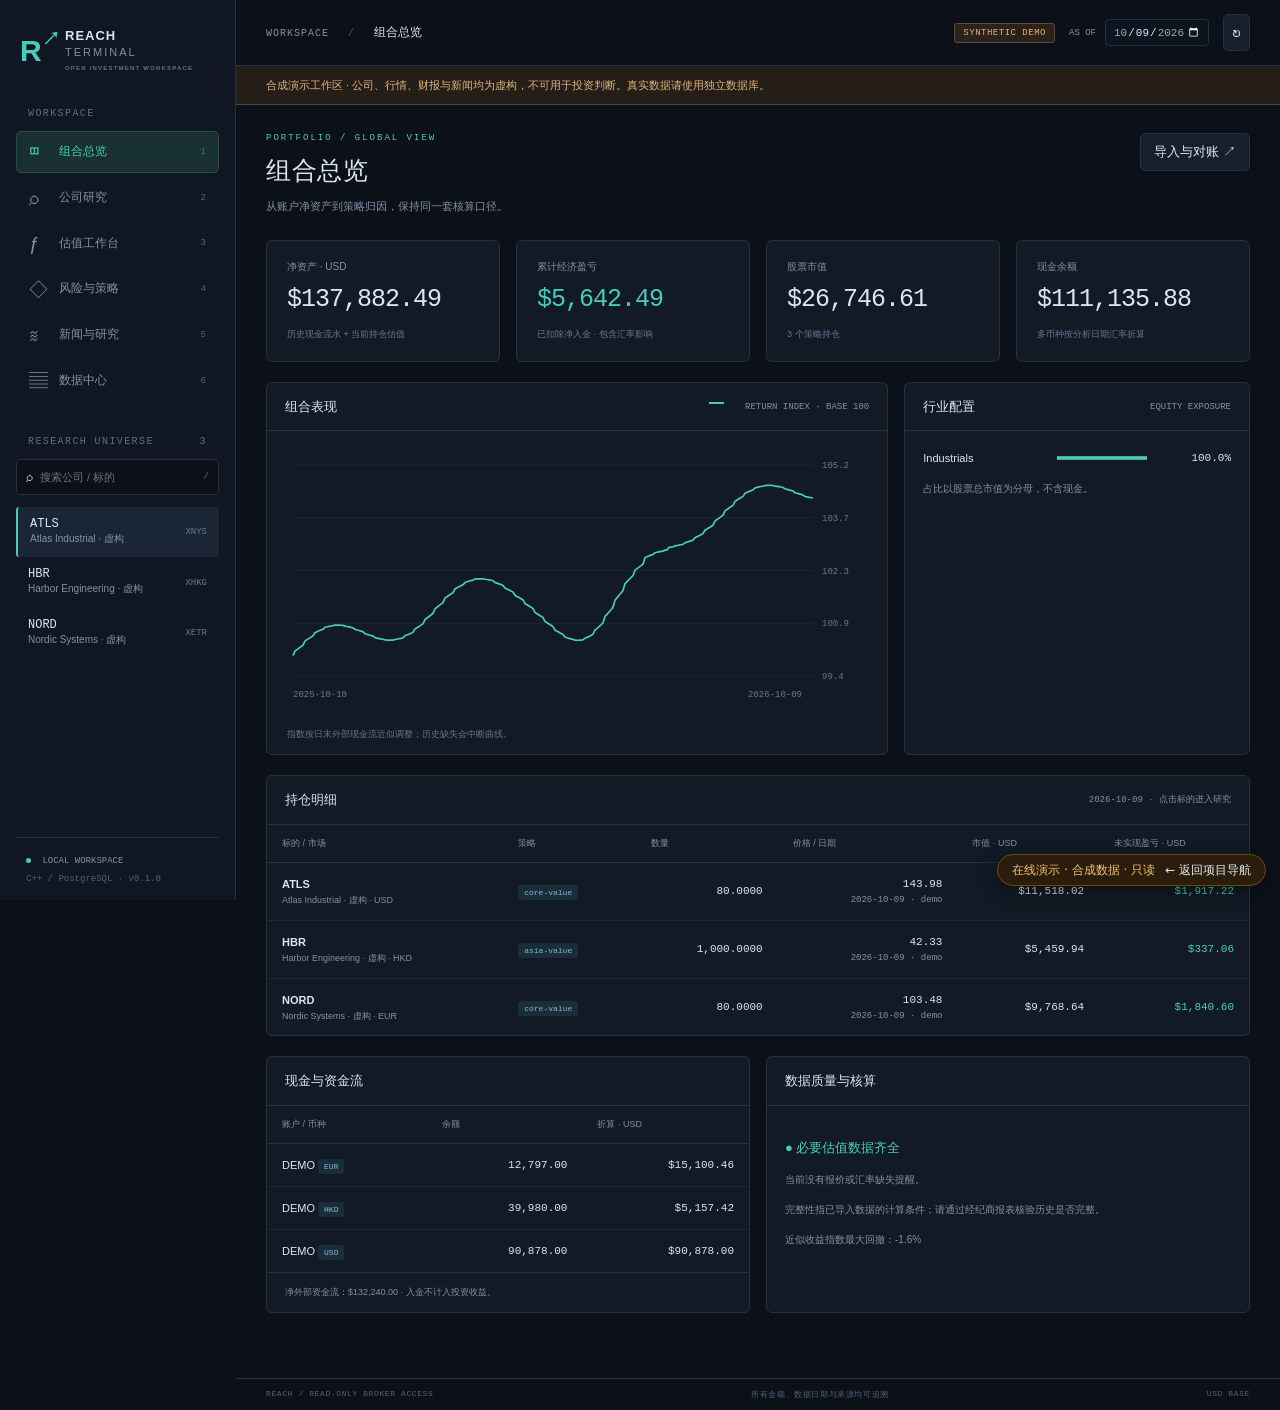
<file: docs/demos/reachterminal/index.html>
<!doctype html>
<html lang="zh-CN">
  <head>
    <meta charset="utf-8" />
    <meta name="viewport" content="width=device-width,initial-scale=1" />
    <meta name="color-scheme" content="dark" />
    <title>ReachTerminal 在线演示</title>
    <link rel="stylesheet" href="style.css" />
    <script src="data.js"></script>
    <script src="shim.js"></script>
    <script type="module" src="app.js"></script>
  </head>
  <body>
    <div class="shell">
      <aside class="rail">
        <a class="brand" href="./" aria-label="ReachTerminal 首页"
          ><span class="brand-mark">R<span>↗</span></span
          ><span
            >REACH<span class="brand-light">TERMINAL</span
            ><small>OPEN INVESTMENT WORKSPACE</small></span
          ></a
        >
        <div class="rail-label">WORKSPACE</div>
        <nav id="nav" aria-label="工作区">
          <button data-page="overview" class="active">
            <span>◫</span> 组合总览 <kbd>1</kbd></button
          ><button data-page="research">
            <span>⌕</span> 公司研究 <kbd>2</kbd></button
          ><button data-page="valuation">
            <span>ƒ</span> 估值工作台 <kbd>3</kbd></button
          ><button data-page="risk">
            <span>◇</span> 风险与策略 <kbd>4</kbd></button
          ><button data-page="news">
            <span>≋</span> 新闻与研究 <kbd>5</kbd></button
          ><button data-page="data">
            <span>▤</span> 数据中心 <kbd>6</kbd>
          </button>
        </nav>
        <div class="rail-label watch-title">
          RESEARCH UNIVERSE <span id="universe-count">0</span>
        </div>
        <label class="search"
          ><span>⌕</span
          ><input
            id="search"
            placeholder="搜索公司 / 标的"
            aria-label="搜索公司"
          /><kbd>/</kbd></label
        >
        <div id="universe" class="universe"></div>
        <div class="rail-footer">
          <span class="status-dot"></span> LOCAL WORKSPACE
          <small>C++ / PostgreSQL · v0.1.0</small>
        </div>
      </aside>
      <main>
        <header class="topbar">
          <div class="breadcrumb">
            WORKSPACE <span>/</span> <strong id="page-name">组合总览</strong>
          </div>
          <div class="top-controls">
            <select
              id="symbol-picker"
              class="mobile-symbol"
              aria-label="切换研究标的"
            ></select>
            <span id="mode" class="badge">正在连接</span
            ><label
              >AS OF
              <input id="asof" type="date" aria-label="分析日期" min="2026-10-09" max="2026-10-09" /></label
            ><button id="refresh" class="icon-button" title="刷新数据">
              ↻
            </button>
          </div>
        </header>
        <div id="notice" role="status" class="notice hidden"></div>
        <div id="content" class="content">
          <div class="loading">正在连接本地研究服务…</div>
        </div>
        <footer class="bottom">
          <span>REACH / READ-ONLY BROKER ACCESS</span
          ><span id="foot-state">所有金额、数据日期与来源均可追溯</span
          ><span>USD BASE</span>
        </footer>
      </main>
    </div>
    <div id="toast" class="toast hidden" role="status"></div>
  <a class="demo-ribbon" href="../../index.html#reachterminal">在线演示 · 合成数据 · 只读<span>← 返回项目导航</span></a>
    <style>.demo-ribbon{position:fixed;right:14px;bottom:14px;z-index:99;display:flex;gap:10px;align-items:center;padding:8px 14px;border-radius:999px;background:#2a1d0c;color:#f4c26b;border:1px solid #6b4a12;font:500 12px/1.2 system-ui,sans-serif;text-decoration:none;box-shadow:0 6px 20px rgba(0,0,0,.4)}.demo-ribbon span{color:#e7ebf0}.demo-ribbon:hover{border-color:#f4c26b}</style>
  </body>
</html>
</file>
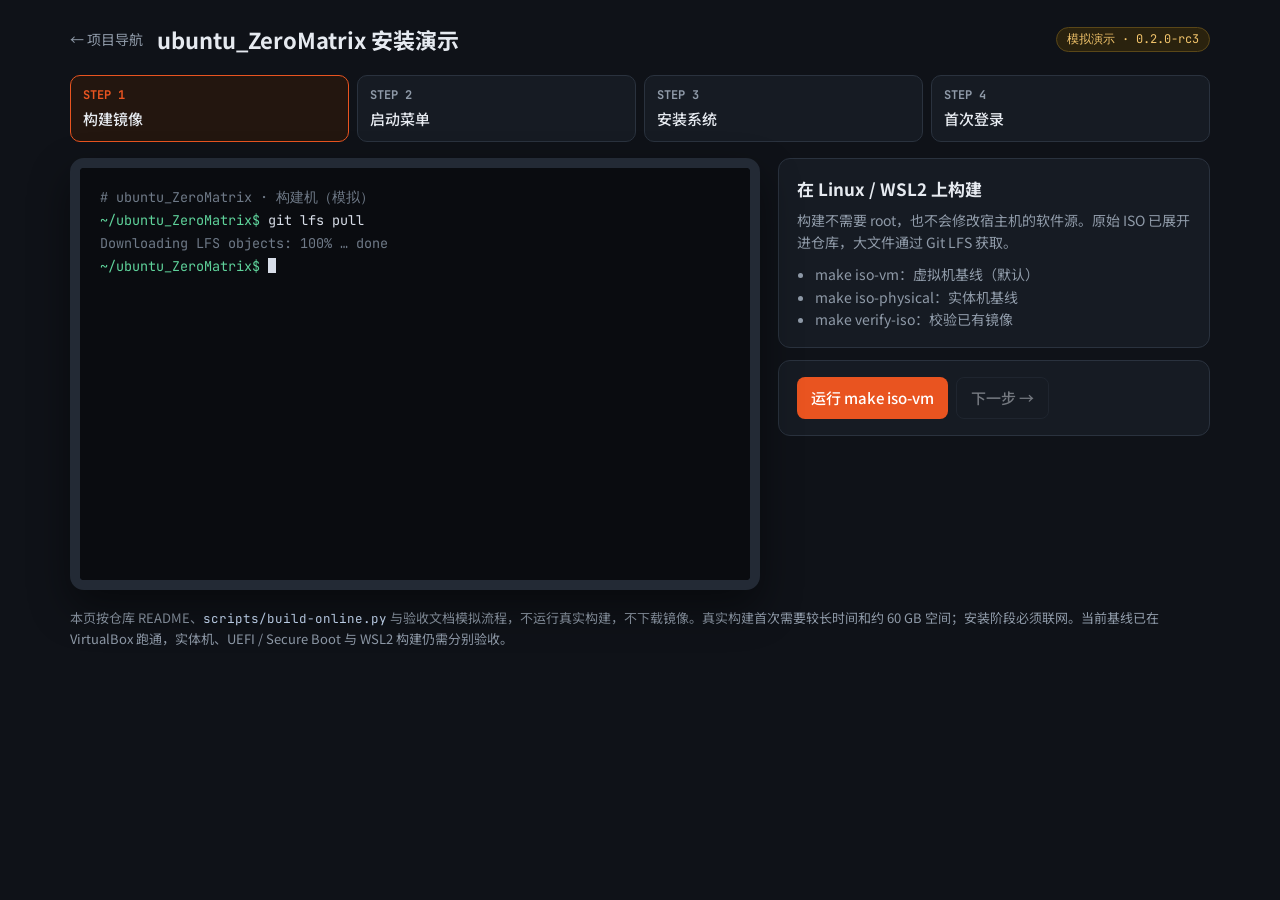
<file: docs/demos/ubuntu-zeromatrix/index.html>
<!doctype html>
<html lang="zh-CN">
<head>
<meta charset="utf-8">
<meta name="viewport" content="width=device-width, initial-scale=1, viewport-fit=cover">
<title>ubuntu_ZeroMatrix 安装演示</title>
<link rel="preconnect" href="https://fonts.googleapis.com">
<link rel="preconnect" href="https://fonts.gstatic.com" crossorigin>
<link rel="stylesheet" href="https://fonts.googleapis.com/css2?family=JetBrains+Mono:wght@400;600&family=Noto+Sans+SC:wght@400;500;700&display=swap">
<style>
/* Layout: a step rail on top, one "monitor" in the middle that switches between terminal, GRUB, installer and desktop, and an explainer column beside it. Single dark look. */
:root{--bg:#0F1218;--panel:#161B23;--line:#2A323E;--ink:#E6EAF0;--muted:#8F9AA8;--accent:#E95420;--ok:#5FD39B;--warn:#F2C46B;--term:#0A0C10;--mono:"JetBrains Mono",ui-monospace,Menlo,monospace;--body:"Noto Sans SC","PingFang SC",system-ui,sans-serif;color-scheme:dark}
*{box-sizing:border-box}
body{margin:0;background:var(--bg);color:var(--ink);font-family:var(--body);font-size:15px;line-height:1.6}
[hidden]{display:none!important}
.wrap{max-width:1180px;margin:0 auto;padding-inline:20px;padding-block:22px 48px}
.top{display:flex;align-items:center;gap:14px;flex-wrap:wrap;margin-bottom:18px}
.top a{color:var(--muted);text-decoration:none;font-size:14px}
.top a:hover{color:var(--ink)}
.top h1{font-size:22px;margin:0 auto 0 0}
.badge{font-family:var(--mono);font-size:12px;color:var(--warn);border:1px solid #5a4718;background:#2a220e;border-radius:999px;padding:2px 10px}
.steps{display:grid;grid-template-columns:repeat(4,minmax(0,1fr));gap:8px;margin-bottom:16px;list-style:none;padding:0}
.steps button{width:100%;text-align:left;background:var(--panel);border:1px solid var(--line);color:var(--muted);border-radius:10px;padding:10px 12px;cursor:pointer;font:inherit;display:grid;gap:2px}
.steps b{font-family:var(--mono);font-size:12px;color:var(--muted)}
.steps span{color:var(--ink);font-weight:500}
.steps button[aria-current="true"]{border-color:var(--accent);background:#23160f}
.steps button[aria-current="true"] b{color:var(--accent)}
.steps button.done b::after{content:" ✓";color:var(--ok)}
.main{display:grid;grid-template-columns:minmax(0,1.6fr) minmax(0,1fr);gap:18px;align-items:start}
.monitor{background:#05070a;border:10px solid #232a35;border-radius:14px;aspect-ratio:16/10;max-width:100%;position:relative;overflow:hidden;box-shadow:0 18px 40px rgba(0,0,0,.45)}
.screen{position:absolute;inset:0;padding:18px 20px;font-family:var(--mono);font-size:13.5px;line-height:1.7;overflow:auto}
.term{background:var(--term);color:#d8dee8}
.term .p{color:var(--ok)}
.term .dim{color:#6f7a88}
.term .okk{color:var(--ok)}
.term .hl{color:var(--warn)}
.cursor{display:inline-block;width:8px;height:15px;background:#d8dee8;vertical-align:-2px;animation:blink 1.1s steps(1) infinite}
@keyframes blink{50%{opacity:0}}
.grub{background:#000;color:#ddd;display:flex;flex-direction:column}
.grub .menu{border:1px solid #bbb;padding:8px 0;margin-top:18px}
.grub .item{padding:1px 14px;cursor:pointer;white-space:pre;overflow:hidden;text-overflow:ellipsis}
.grub .item.sel{background:#ccc;color:#000}
.grub .help{margin-top:auto;color:#aaa;font-size:12.5px;white-space:normal}
.grub .edit{border:1px solid #bbb;padding:10px 14px;margin-top:18px;white-space:pre-wrap;word-break:break-all}
.tok{cursor:pointer;border-radius:2px}
.tok.del{background:#7a2a1a;color:#ffb39e;text-decoration:line-through}
.tok.target{outline:1px dashed var(--warn);outline-offset:1px}
.inst{background:linear-gradient(160deg,#2c001e,#5e2750 55%,#e95420 160%);color:#fff;font-family:var(--body);display:flex;flex-direction:column;gap:14px;justify-content:center;align-items:center;text-align:center}
.inst h3{margin:0;font-size:20px}
.bar{width:min(420px,80%);height:8px;border-radius:99px;background:rgba(255,255,255,.2);overflow:hidden}
.bar i{display:block;height:100%;width:0;background:#fff;border-radius:99px;transition:width .3s}
.inst .log{font-family:var(--mono);font-size:12px;opacity:.85;min-height:3.4em}
.desk{background:radial-gradient(circle at 70% 30%,#5e2750,#2c001e 70%);font-family:var(--body);padding:0;display:flex;flex-direction:column}
.desk .topbar{height:24px;background:#111;color:#ddd;font-size:12px;display:flex;align-items:center;justify-content:center}
.desk .win{margin:18px auto;width:86%;flex:1;background:#1e1e1e;border-radius:8px;overflow:hidden;display:flex;flex-direction:column;box-shadow:0 10px 30px rgba(0,0,0,.5)}
.desk .wbar{background:#2d2d2d;color:#ccc;font-size:12px;padding:5px 10px}
.desk .wbody{display:grid;grid-template-columns:150px 1fr;flex:1;min-height:0}
.desk .tree{background:#252526;color:#bbb;font-family:var(--mono);font-size:12px;padding:8px 10px;line-height:1.8}
.desk .ed{font-family:var(--mono);font-size:12px;color:#d4d4d4;padding:8px 12px;line-height:1.8;overflow:auto}
.kw{color:#569cd6}.st{color:#ce9178}.cm{color:#6a9955}
.side{display:grid;gap:12px}
.card{background:var(--panel);border:1px solid var(--line);border-radius:12px;padding:16px 18px}
.card h2{font-size:17px;margin:0 0 6px}
.card p{margin:0 0 10px;color:var(--muted);font-size:14px}
.card ul{margin:0;padding-left:18px;color:var(--muted);font-size:14px}
.btns{display:flex;gap:8px;flex-wrap:wrap}
.btn{background:var(--accent);color:#fff;border:0;border-radius:8px;padding:8px 14px;font:inherit;font-weight:500;cursor:pointer}
.btn.ghost{background:transparent;border:1px solid var(--line);color:var(--ink)}
.btn:disabled{opacity:.45;cursor:not-allowed}
.btn:focus-visible,.steps button:focus-visible,.grub .item:focus-visible{outline:2px solid var(--warn);outline-offset:2px}
.check{list-style:none;padding:0;margin:0;display:grid;gap:6px;font-size:14px}
.check li{display:flex;gap:8px;align-items:baseline;color:var(--muted)}
.check li::before{content:"○";color:var(--line)}
.check li.on{color:var(--ink)}
.check li.on::before{content:"●";color:var(--ok)}
code{font-family:var(--mono);font-size:12.5px;color:#cfe3ff}
.foot{margin-top:18px;color:var(--muted);font-size:13px}
@media (max-width:900px){.main{grid-template-columns:minmax(0,1fr)}.steps{grid-template-columns:repeat(2,minmax(0,1fr))}.screen{font-size:12px}}
</style>
</head>
<body>
<div class="wrap">
  <div class="top">
    <a href="../../index.html#ubuntu-zeromatrix">← 项目导航</a>
    <h1>ubuntu_ZeroMatrix 安装演示</h1>
    <span class="badge">模拟演示 · 0.2.0-rc3</span>
  </div>
  <ol class="steps" id="steps">
    <li><button type="button" data-s="0"><b>STEP 1</b><span>构建镜像</span></button></li>
    <li><button type="button" data-s="1"><b>STEP 2</b><span>启动菜单</span></button></li>
    <li><button type="button" data-s="2"><b>STEP 3</b><span>安装系统</span></button></li>
    <li><button type="button" data-s="3"><b>STEP 4</b><span>首次登录</span></button></li>
  </ol>
  <div class="main">
    <div class="monitor" id="monitor" aria-live="polite">
      <div class="screen term" id="s0"></div>
      <div class="screen grub" id="s1" hidden tabindex="0"></div>
      <div class="screen inst" id="s2" hidden></div>
      <div class="screen desk" id="s3" hidden></div>
    </div>
    <div class="side" id="side"></div>
  </div>
  <p class="foot">本页按仓库 README、<code>scripts/build-online.py</code> 与验收文档模拟流程，不运行真实构建，不下载镜像。真实构建首次需要较长时间和约 60 GB 空间；安装阶段必须联网。当前基线已在 VirtualBox 跑通，实体机、UEFI / Secure Boot 与 WSL2 构建仍需分别验收。</p>
</div>
<script>
(() => {
"use strict";
const $ = id => document.getElementById(id);
const sleep = ms => new Promise(r => setTimeout(r, ms));
let step = 0, done = [false, false, false, false], busy = false;
const SIDE = [
  { h: "在 Linux / WSL2 上构建", p: "构建不需要 root，也不会修改宿主机的软件源。原始 ISO 已展开进仓库，大文件通过 Git LFS 获取。", list: ["make iso-vm：虚拟机基线（默认）", "make iso-physical：实体机基线", "make verify-iso：校验已有镜像"], btn: "运行 make iso-vm" },
  { h: "选择启动入口", p: "当前在 VirtualBox 跑通的路径：选 normal graphics 入口，按 E，只删除 quiet splash，按 Ctrl+X 启动。", list: ["↑ ↓ 选择，E 编辑，Ctrl+X 启动", "保留 autoinstall 与 autoinstallpath 参数", "点击屏幕上的 quiet、splash 即可删除"], btn: null },
  { h: "安装并联网配置", p: "按安装器提示选择语言、磁盘和用户。晚期配置会联网安装开发工具和 VS Code，失败会让安装报告失败。", list: ["日志：/var/log/zeromatrix/provision.log", "断网失败后可在目标系统重试 provision-online.sh"], btn: "开始安装" },
  { h: "首次登录", p: "首次登录联网获取锁定版本的扩展和指定提交的 ACLt，创建工作区与 Python 虚拟环境，然后自动打开 VS Code。", list: ["先确认 /var/log/zeromatrix/provision-complete 存在", "C++ GDB、Python debugpy、Rust LLDB 分别按 F5 验证"], btn: "登录" },
];
function side() {
  const s = SIDE[step];
  $("side").innerHTML = "";
  const c = document.createElement("div"); c.className = "card";
  c.innerHTML = `<h2></h2><p></p><ul></ul>`;
  c.querySelector("h2").textContent = s.h; c.querySelector("p").textContent = s.p;
  s.list.forEach(t => { const li = document.createElement("li"); li.textContent = t; c.querySelector("ul").append(li); });
  $("side").append(c);
  const b = document.createElement("div"); b.className = "card btns";
  if (s.btn) { const x = document.createElement("button"); x.className = "btn"; x.textContent = s.btn; x.disabled = busy || done[step]; x.addEventListener("click", run); b.append(x); }
  if (step < 3) { const n = document.createElement("button"); n.className = "btn ghost"; n.textContent = "下一步 →"; n.disabled = !done[step]; n.addEventListener("click", () => go(step + 1)); b.append(n); }
  else { const r = document.createElement("button"); r.className = "btn ghost"; r.textContent = "从头再来"; r.addEventListener("click", reset); b.append(r); }
  $("side").append(b);
  if (step === 3) { const k = document.createElement("div"); k.className = "card"; k.innerHTML = `<h2>验收清单</h2><ul class="check" id="check"></ul>`; $("side").append(k); CHECK.forEach((t, i) => { const li = document.createElement("li"); li.textContent = t; if (checks[i]) li.className = "on"; k.querySelector("ul").append(li); }); }
}
function go(n) {
  if (busy) return; step = n;
  document.querySelectorAll("#steps button").forEach((b, i) => { b.setAttribute("aria-current", String(i === n)); b.classList.toggle("done", done[i]); });
  [0, 1, 2, 3].forEach(i => $("s" + i).hidden = i !== n);
  if (n === 0 && !done[0]) term0();
  if (n === 1) grub();
  if (n === 2 && !done[2]) inst0();
  if (n === 3) desk();
  side();
  if (n === 1) $("s1").focus({ preventScroll: true });
}
document.querySelectorAll("#steps button").forEach(b => b.addEventListener("click", () => go(+b.dataset.s)));
async function run() { if (busy) return; busy = true; side(); try { if (step === 0) await build(); if (step === 2) await install(); if (step === 3) await login(); } finally { busy = false; side(); } }

/* STEP 1: build */
function line(html, el = $("s0")) { const d = document.createElement("div"); d.innerHTML = html; el.append(d); el.scrollTop = el.scrollHeight; return d; }
function term0() { $("s0").innerHTML = ""; line('<span class="dim"># ubuntu_ZeroMatrix · 构建机（模拟）</span>'); line('<span class="p">~/ubuntu_ZeroMatrix$</span> git lfs pull'); line('<span class="dim">Downloading LFS objects: 100% … done</span>'); line('<span class="p">~/ubuntu_ZeroMatrix$</span> <span class="cursor"></span>'); }
async function build() {
  const s = $("s0"); s.lastChild.remove();
  line('<span class="p">~/ubuntu_ZeroMatrix$</span> make iso-vm');
  await sleep(500); line("Profile=vm, version=0.2.0-rc3, base=base/media");
  const stages = ["校验源目录清单 base/tree-manifest.json", "在私有用户命名空间中解包系统层（无需 root）", "APT 按包裁剪", "重新压缩 zeromatrix.squashfs", "生成安装源清单", "写入 BIOS / UEFI 引导记录，生成 ISO"];
  for (let i = 0; i < stages.length; i++) {
    const d = line(`<span class="hl">[${i + 1}/6]</span> ${stages[i]} <span class="dim">…</span>`);
    let dots = ""; for (let k = 0; k < 6; k++) { await sleep(110 + i * 25); dots += "."; d.querySelector(".dim").textContent = " " + dots; }
    d.insertAdjacentHTML("beforeend", ' <span class="okk">ok</span>');
  }
  await sleep(300);
  line('<span class="okk">✔</span> dist/zeromatrix-0.2.0-rc3-vm-amd64.iso');
  line('<span class="okk">✔</span> dist/zeromatrix-0.2.0-rc3-vm-amd64.iso.sha256');
  line('<span class="dim"># 以上为模拟输出；真实首次构建耗时较长。</span>');
  line('<span class="p">~/ubuntu_ZeroMatrix$</span> <span class="cursor"></span>');
  done[0] = true; document.querySelector('#steps button[data-s="0"]').classList.add("done");
}

/* STEP 2: GRUB */
const ENTRIES = ["Install ZeroMatrix vm (safe graphics, online)", "Install ZeroMatrix vm (normal graphics, online)", "Try or Install Ubuntu", "Ubuntu (safe graphics)", "Boot from next volume", "UEFI Firmware Settings"];
let sel = 0, editing = false, removed = new Set(), booted = false;
const kernel = i => `linux /casper/vmlinuz layerfs-path=zeromatrix.live.squashfs autoinstall subiquity.autoinstallpath=cdrom/autoinstall.yaml ${i === 0 ? "nomodeset " : ""}--- quiet splash`;
function grub() {
  const s = $("s1"); s.innerHTML = "";
  const head = document.createElement("div"); head.style.textAlign = "center"; head.textContent = "GNU GRUB  version 2.12"; s.append(head);
  if (!editing) {
    const m = document.createElement("div"); m.className = "menu";
    ENTRIES.forEach((t, i) => { const d = document.createElement("div"); d.className = "item" + (i === sel ? " sel" : ""); d.textContent = (i === sel ? "*" : " ") + t; d.addEventListener("click", () => { sel = i; grub(); }); d.addEventListener("dblclick", () => { sel = i; editing = true; grub(); }); m.append(d); });
    s.append(m);
    const h = document.createElement("div"); h.className = "help"; h.textContent = booted ? "已启动安装器，进入下一步。" : "使用 ↑ ↓ 选择入口。按 E 编辑启动参数，按 Enter 直接启动。（也可以双击入口进入编辑）"; s.append(h);
  } else {
    const e = document.createElement("div"); e.className = "edit";
    const pre = document.createElement("div"); pre.textContent = "setparams '" + ENTRIES[sel] + "'\n\n set gfxpayload=keep\n "; e.append(pre);
    const ln = document.createElement("div");
    kernel(sel).split(" ").forEach((tok, i) => {
      const sp = document.createElement("span"); sp.textContent = tok; sp.className = "tok" + (removed.has(i) ? " del" : "") + ((tok === "quiet" || tok === "splash") && !removed.has(i) ? " target" : "");
      sp.title = "点击删除 / 恢复"; sp.addEventListener("click", () => { removed.has(i) ? removed.delete(i) : removed.add(i); grub(); });
      ln.append(sp, document.createTextNode(" "));
    });
    e.append(ln);
    const post = document.createElement("div"); post.textContent = " initrd /casper/initrd"; e.append(post);
    s.append(e);
    const h = document.createElement("div"); h.className = "help";
    const toks = kernel(sel).split(" "), qi = toks.indexOf("quiet"), si = toks.indexOf("splash");
    const ok = removed.has(qi) && removed.has(si) && [...removed].every(i => i === qi || i === si);
    h.textContent = ok ? "参数已按已验证路径修改。按 Ctrl+X 启动。" : "点击 quiet 和 splash 删除它们（其他参数保留），然后按 Ctrl+X 启动；Esc 返回菜单。";
    s.append(h);
    const b = document.createElement("div"); b.className = "btns"; b.style.marginTop = "10px";
    const x = document.createElement("button"); x.className = "btn"; x.textContent = "Ctrl+X 启动"; x.addEventListener("click", bootIt);
    const esc = document.createElement("button"); esc.className = "btn ghost"; esc.textContent = "Esc 返回"; esc.addEventListener("click", () => { editing = false; grub(); });
    b.append(x, esc); s.append(b);
  }
}
function bootIt() {
  const toks = kernel(sel).split(" "), keep = ["autoinstall", "subiquity.autoinstallpath=cdrom/autoinstall.yaml"].every(k => !removed.has(toks.indexOf(k)));
  const s = $("s1"); const h = s.querySelector(".help");
  if (sel > 1) { h.textContent = "这是原版 Ubuntu 入口。演示中请选 ZeroMatrix 入口。"; return; }
  if (!keep) { h.textContent = "autoinstall 相关参数被删掉了，ZeroMatrix 配置不会加载。请保留它们，只删 quiet splash。"; return; }
  if (sel === 0 && !removed.has(toks.indexOf("quiet"))) { h.textContent = "safe graphics 入口可用，但已验证路径是 normal graphics 入口并删去 quiet splash。"; }
  booted = true; editing = false; done[1] = true; document.querySelector('#steps button[data-s="1"]').classList.add("done");
  s.innerHTML = '<div style="margin:auto;text-align:center;color:#ccc">[    0.000000] Linux version …<br>Booting ZeroMatrix live installer…</div>'; side();
}
$("s1").addEventListener("keydown", e => {
  if (step !== 1 || booted) return;
  if (!editing && (e.key === "ArrowDown" || e.key === "ArrowUp")) { e.preventDefault(); sel = (sel + (e.key === "ArrowDown" ? 1 : ENTRIES.length - 1)) % ENTRIES.length; grub(); }
  else if (!editing && (e.key === "e" || e.key === "E")) { e.preventDefault(); editing = true; grub(); }
  else if (!editing && e.key === "Enter") { e.preventDefault(); editing = false; bootIt(); }
  else if (editing && e.key === "Escape") { editing = false; grub(); }
  else if (editing && e.ctrlKey && (e.key === "x" || e.key === "X")) { e.preventDefault(); bootIt(); }
});

/* STEP 3: install */
function inst0() { $("s2").innerHTML = '<h3>安装 ZeroMatrix</h3><div>语言 · 中文（简体）　磁盘 · 80 GB VirtualBox 磁盘　用户 · dev</div><div class="bar"><i id="pb"></i></div><div class="log" id="ilog">准备就绪</div>'; }
async function install() {
  const L = ["复制系统文件", "配置引导", "late-commands：联网安装开发工具（Ubuntu 仓库）", "late-commands：从 Microsoft 官方签名 APT 仓库获取 VS Code", "写入 /var/log/zeromatrix/provision.log", "写入 /var/log/zeromatrix/provision-complete"];
  for (let i = 0; i < L.length; i++) { $("ilog").textContent = L[i] + " …"; for (let k = 0; k < 5; k++) { await sleep(150); $("pb").style.width = ((i * 5 + k + 1) / (L.length * 5) * 100) + "%"; } }
  $("ilog").textContent = "安装完成：弹出 ISO 后重启"; done[2] = true; document.querySelector('#steps button[data-s="2"]').classList.add("done");
}

/* STEP 4: first login */
const CHECK = ["provision-complete 存在", "锁定版本扩展已安装", "ACLt 指定提交已获取", "~/workspace/ZeroMatrixTech 与 .venv 已创建", "C++ · GDB 调试（F5）", "Python · debugpy 调试（F5）", "Rust · LLDB 调试（F5）"];
let checks = CHECK.map(() => false);
function desk() {
  $("s3").innerHTML = `<div class="topbar">ZeroMatrix · ${done[3] ? "dev" : "登录"}</div>` + (done[3] || busy ? `<div class="win"><div class="wbar">ZeroMatrixTech — Visual Studio Code</div><div class="wbody"><div class="tree">▾ ZeroMatrixTech<br>&nbsp;&nbsp;▸ ACLt<br>&nbsp;&nbsp;▸ examples<br>&nbsp;&nbsp;&nbsp;&nbsp;cpp/<br>&nbsp;&nbsp;&nbsp;&nbsp;python/<br>&nbsp;&nbsp;&nbsp;&nbsp;rust/<br>&nbsp;&nbsp;.venv</div><div class="ed" id="ed"></div></div></div>` : `<div style="margin:auto;text-align:center;color:#fff"><div style="width:64px;height:64px;border-radius:50%;background:#e95420;margin:0 auto 10px"></div>dev<br><span style="opacity:.7;font-size:13px">点右侧“登录”</span></div>`);
}
async function login() {
  desk(); const ed = $("ed"), add = h => { const d = document.createElement("div"); d.innerHTML = h; ed.append(d); ed.scrollTop = ed.scrollHeight; };
  const tick = async i => { checks[i] = true; const li = document.querySelectorAll("#check li")[i]; if (li) li.className = "on"; await sleep(380); };
  add('<span class="cm">$ cat /var/log/zeromatrix/provision-complete</span>'); await sleep(400); add("provision complete"); await tick(0);
  add('<span class="cm"># zeromatrix-first-login</span>'); await sleep(300); add("扩展：按锁定版本安装 … ok"); await tick(1);
  add("ACLt：检出指定提交 … ok"); await tick(2); add("工作区与 Python .venv … ok"); await tick(3);
  add('<span class="kw">int</span> main() { std::cout &lt;&lt; <span class="st">"hello"</span>; }  <span class="cm">// F5 · GDB</span>'); await tick(4);
  add('<span class="kw">print</span>(<span class="st">"hello"</span>)  <span class="cm"># F5 · debugpy</span>'); await tick(5);
  add('<span class="kw">fn</span> main() { println!(<span class="st">"hello"</span>); }  <span class="cm">// F5 · LLDB</span>'); await tick(6);
  done[3] = true; document.querySelector('#steps button[data-s="3"]').classList.add("done");
}
function reset() { done = [false, false, false, false]; checks = checks.map(() => false); sel = 0; editing = false; removed = new Set(); booted = false; document.querySelectorAll("#steps button").forEach(b => b.classList.remove("done")); $("s0").innerHTML = ""; go(0); }
go(0);
})();
</script>
</body>
</html>
</file>
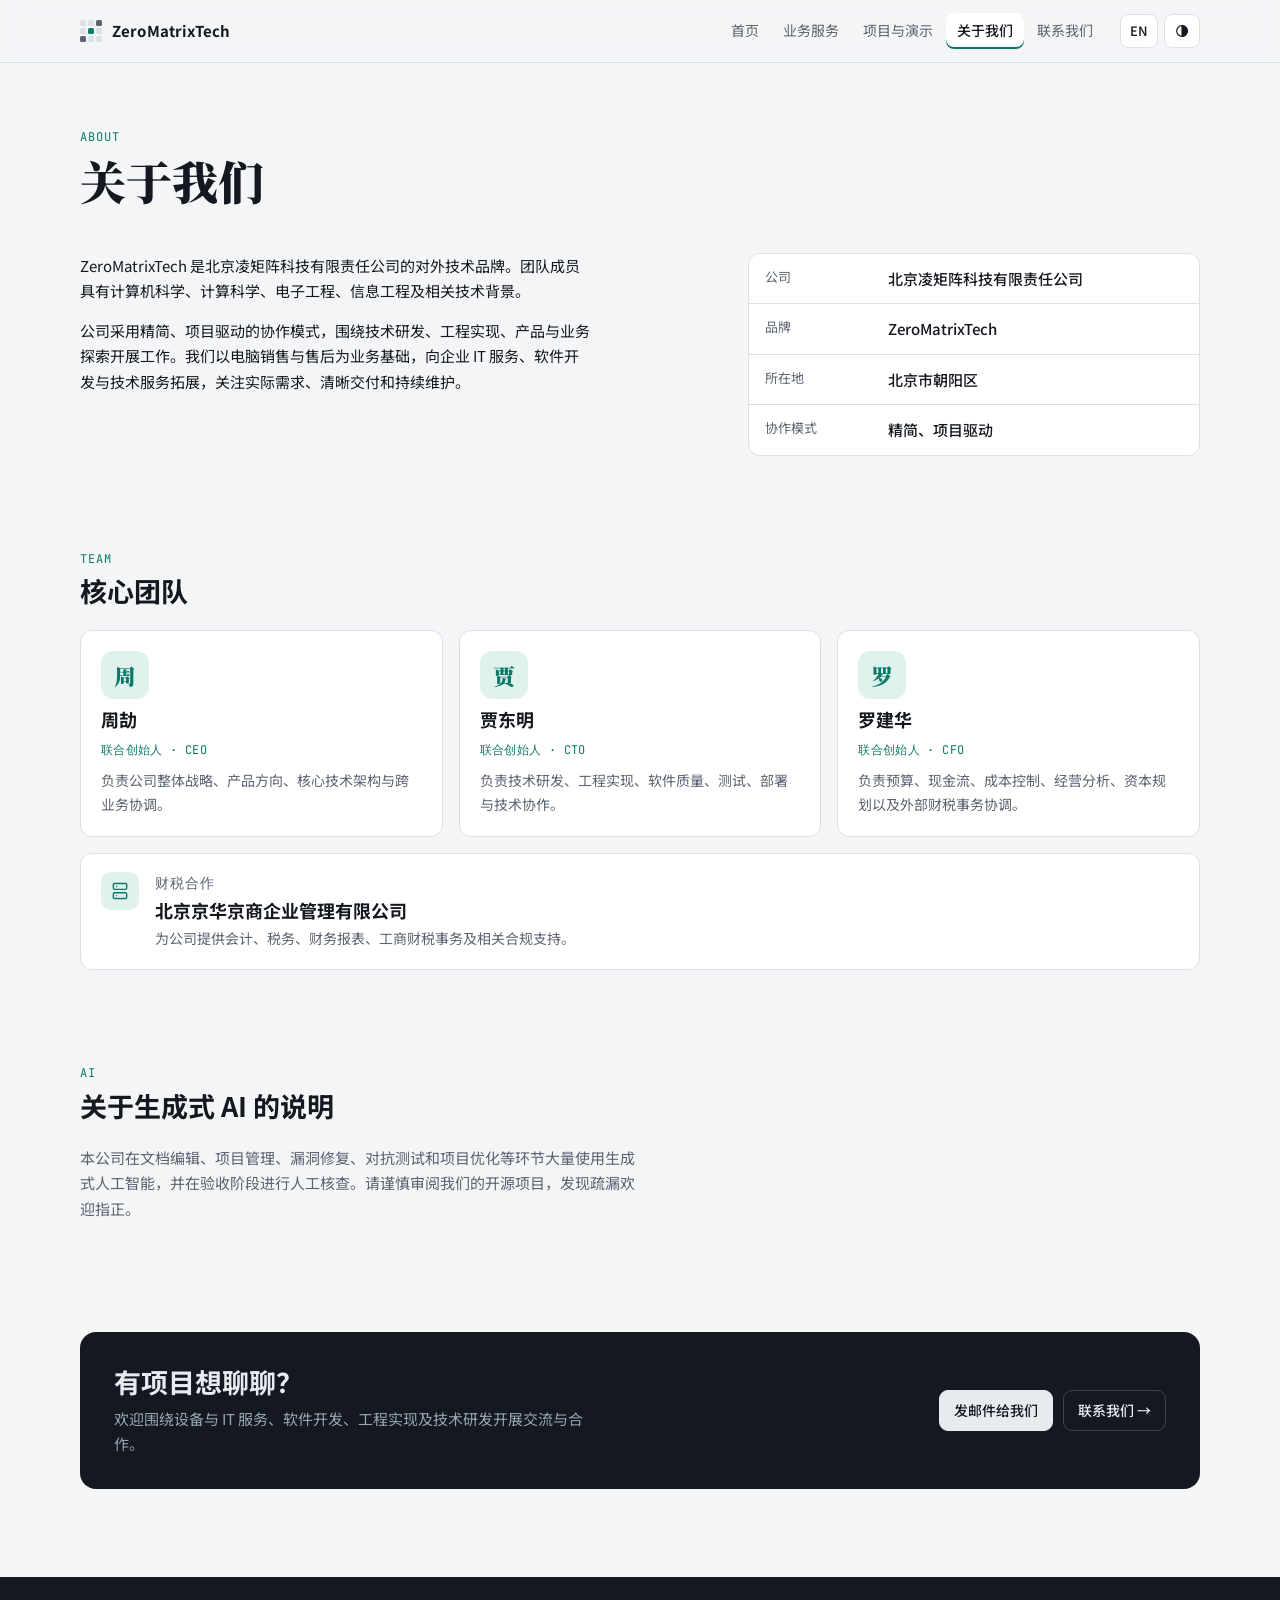
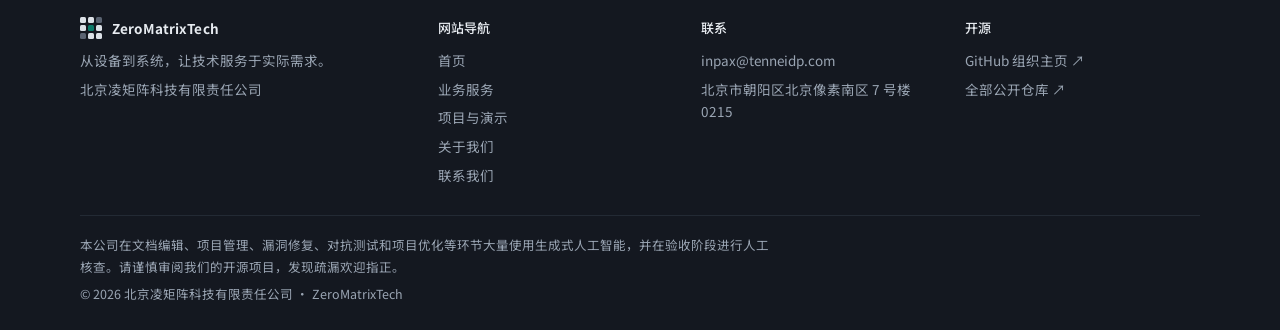
<file: docs/about.html>
<!doctype html>
<html lang="zh-CN">
<head>
<meta charset="utf-8">
<meta name="viewport" content="width=device-width, initial-scale=1, viewport-fit=cover">
<title>关于我们 · ZeroMatrixTech</title>
<meta name="description" content="ZeroMatrixTech 的公司简介与核心团队。">
<link rel="canonical" href="https://zeromatrix.tenneidp.com/about.html">
<link rel="alternate" hreflang="zh-CN" href="https://zeromatrix.tenneidp.com/about.html"><link rel="alternate" hreflang="en" href="https://zeromatrix.tenneidp.com/en/about.html"><link rel="alternate" hreflang="x-default" href="https://zeromatrix.tenneidp.com/about.html">
<meta property="og:type" content="website">
<meta property="og:site_name" content="ZeroMatrixTech">
<meta property="og:title" content="关于我们 · ZeroMatrixTech">
<meta property="og:description" content="ZeroMatrixTech 的公司简介与核心团队。">
<meta property="og:url" content="https://zeromatrix.tenneidp.com/about.html">
<meta property="og:image" content="https://zeromatrix.tenneidp.com/assets/og.png">
<link rel="icon" href="assets/favicon.svg" type="image/svg+xml">
<link rel="preconnect" href="https://fonts.googleapis.com">
<link rel="preconnect" href="https://fonts.gstatic.com" crossorigin>
<link rel="stylesheet" href="https://fonts.googleapis.com/css2?family=JetBrains+Mono:wght@400;500&family=Noto+Sans+SC:wght@400;500;700&family=Noto+Serif+SC:wght@700;900&display=swap">
<link rel="stylesheet" href="assets/site.css">
<script>try{var t=localStorage.getItem("zmt-theme");if(t)document.documentElement.dataset.theme=t}catch(e){}</script>
</head>
<body>
<a class="skip" href="#main">跳到正文</a>
<header class="bar">
  <div class="wrap">
    <a class="brand" href="index.html"><span class="mark" aria-hidden="true"><i></i><i></i><i></i><i></i><i></i><i></i><i></i><i></i><i></i></span>ZeroMatrixTech</a>
    <button class="menu" type="button" aria-expanded="false" aria-controls="nav" aria-label="Menu"><svg width="18" height="18" viewBox="0 0 24 24" fill="none" stroke="currentColor" stroke-width="1.7" stroke-linecap="round" stroke-linejoin="round" aria-hidden="true"><path d="M4 7h16M4 12h16M4 17h16"/></svg></button>
    <nav class="nav" id="nav" aria-label="主导航"><a href="index.html">首页</a><a href="services.html">业务服务</a><a href="projects.html">项目与演示</a><a href="about.html" aria-current="page">关于我们</a><a href="contact.html">联系我们</a></nav>
    <div class="tools">
      <a class="lang" href="en/about.html" hreflang="en" lang="en" title="Switch to English">EN</a>
      <button class="theme" type="button" aria-label="切换深色 / 浅色"><svg width="16" height="16" viewBox="0 0 24 24" fill="none" stroke="currentColor" stroke-width="1.7" stroke-linecap="round" stroke-linejoin="round" aria-hidden="true"><circle cx="12" cy="12" r="8"/><path d="M12 4a8 8 0 0 1 0 16z" fill="currentColor"/></svg></button>
    </div>
  </div>
</header>
<main id="main">

<div class="pagehead"><div class="wrap"><p class="eyebrow">ABOUT</p><h1>关于我们</h1></div></div>
<section style="padding-top:20px"><div class="wrap about-intro"><div><p>ZeroMatrixTech 是北京凌矩阵科技有限责任公司的对外技术品牌。团队成员具有计算机科学、计算科学、电子工程、信息工程及相关技术背景。</p><p>公司采用精简、项目驱动的协作模式，围绕技术研发、工程实现、产品与业务探索开展工作。我们以电脑销售与售后为业务基础，向企业 IT 服务、软件开发与技术服务拓展，关注实际需求、清晰交付和持续维护。</p></div><dl class="facts"><div><dt>公司</dt><dd>北京凌矩阵科技有限责任公司</dd></div><div><dt>品牌</dt><dd>ZeroMatrixTech</dd></div><div><dt>所在地</dt><dd>北京市朝阳区</dd></div><div><dt>协作模式</dt><dd>精简、项目驱动</dd></div></dl></div></section>
<section><div class="wrap"><div class="head"><h2><small>TEAM</small>核心团队</h2></div><div class="team"><div class="person"><span class="mono-av" aria-hidden="true">周</span><h3>周劼</h3><span class="role">联合创始人 · CEO</span><p>负责公司整体战略、产品方向、核心技术架构与跨业务协调。</p></div><div class="person"><span class="mono-av" aria-hidden="true">贾</span><h3>贾东明</h3><span class="role">联合创始人 · CTO</span><p>负责技术研发、工程实现、软件质量、测试、部署与技术协作。</p></div><div class="person"><span class="mono-av" aria-hidden="true">罗</span><h3>罗建华</h3><span class="role">联合创始人 · CFO</span><p>负责预算、现金流、成本控制、经营分析、资本规划以及外部财税事务协调。</p></div></div>
  <div class="partner"><span class="ico"><svg width="20" height="20" viewBox="0 0 24 24" fill="none" stroke="currentColor" stroke-width="1.7" stroke-linecap="round" stroke-linejoin="round" aria-hidden="true"><rect x="4" y="3" width="16" height="7" rx="1.5"/><rect x="4" y="14" width="16" height="7" rx="1.5"/><path d="M8 6.5h.01M8 17.5h.01"/></svg></span><div><p class="eyebrow" style="margin:0 0 2px">财税合作</p><h3>北京京华京商企业管理有限公司</h3><p>为公司提供会计、税务、财务报表、工商财税事务及相关合规支持。</p></div></div>
</div></section>
<section><div class="wrap"><div class="head"><h2><small>AI</small>关于生成式 AI 的说明</h2></div><p class="prose">本公司在文档编辑、项目管理、漏洞修复、对抗测试和项目优化等环节大量使用生成式人工智能，并在验收阶段进行人工核查。请谨慎审阅我们的开源项目，发现疏漏欢迎指正。</p></div></section>
<section><div class="wrap"><div class="cta">
  <div><h2>有项目想聊聊？</h2><p>欢迎围绕设备与 IT 服务、软件开发、工程实现及技术研发开展交流与合作。</p></div>
  <div class="row"><a class="btn" href="mailto:inpax@tenneidp.com">发邮件给我们</a><a class="btn ghost" href="contact.html">联系我们 →</a></div>
</div></div></section>
</main>
<footer>
  <div class="wrap">
    <div>
      <div class="brand"><span class="mark" aria-hidden="true"><i></i><i></i><i></i><i></i><i></i><i></i><i></i><i></i><i></i></span>ZeroMatrixTech</div>
      <p style="margin:0">从设备到系统，让技术服务于实际需求。</p>
      <p style="margin:6px 0 0">北京凌矩阵科技有限责任公司</p>
    </div>
    <div><h4>网站导航</h4><ul><li><a href="index.html">首页</a></li><li><a href="services.html">业务服务</a></li><li><a href="projects.html">项目与演示</a></li><li><a href="about.html">关于我们</a></li><li><a href="contact.html">联系我们</a></li></ul></div>
    <div><h4>联系</h4><ul><li><a href="mailto:inpax@tenneidp.com">inpax@tenneidp.com</a></li><li>北京市朝阳区北京像素南区 7 号楼 0215</li></ul></div>
    <div><h4>开源</h4><ul><li><a href="https://github.com/ZeroMatrixTech" rel="noopener">GitHub 组织主页 ↗</a></li><li><a href="https://github.com/orgs/ZeroMatrixTech/repositories" rel="noopener">全部公开仓库 ↗</a></li></ul></div>
    <div class="legal"><p>本公司在文档编辑、项目管理、漏洞修复、对抗测试和项目优化等环节大量使用生成式人工智能，并在验收阶段进行人工核查。请谨慎审阅我们的开源项目，发现疏漏欢迎指正。</p><p>© 2026 北京凌矩阵科技有限责任公司 · ZeroMatrixTech</p></div>
  </div>
</footer>
<script src="assets/site.js"></script>
</body>
</html>
</file>
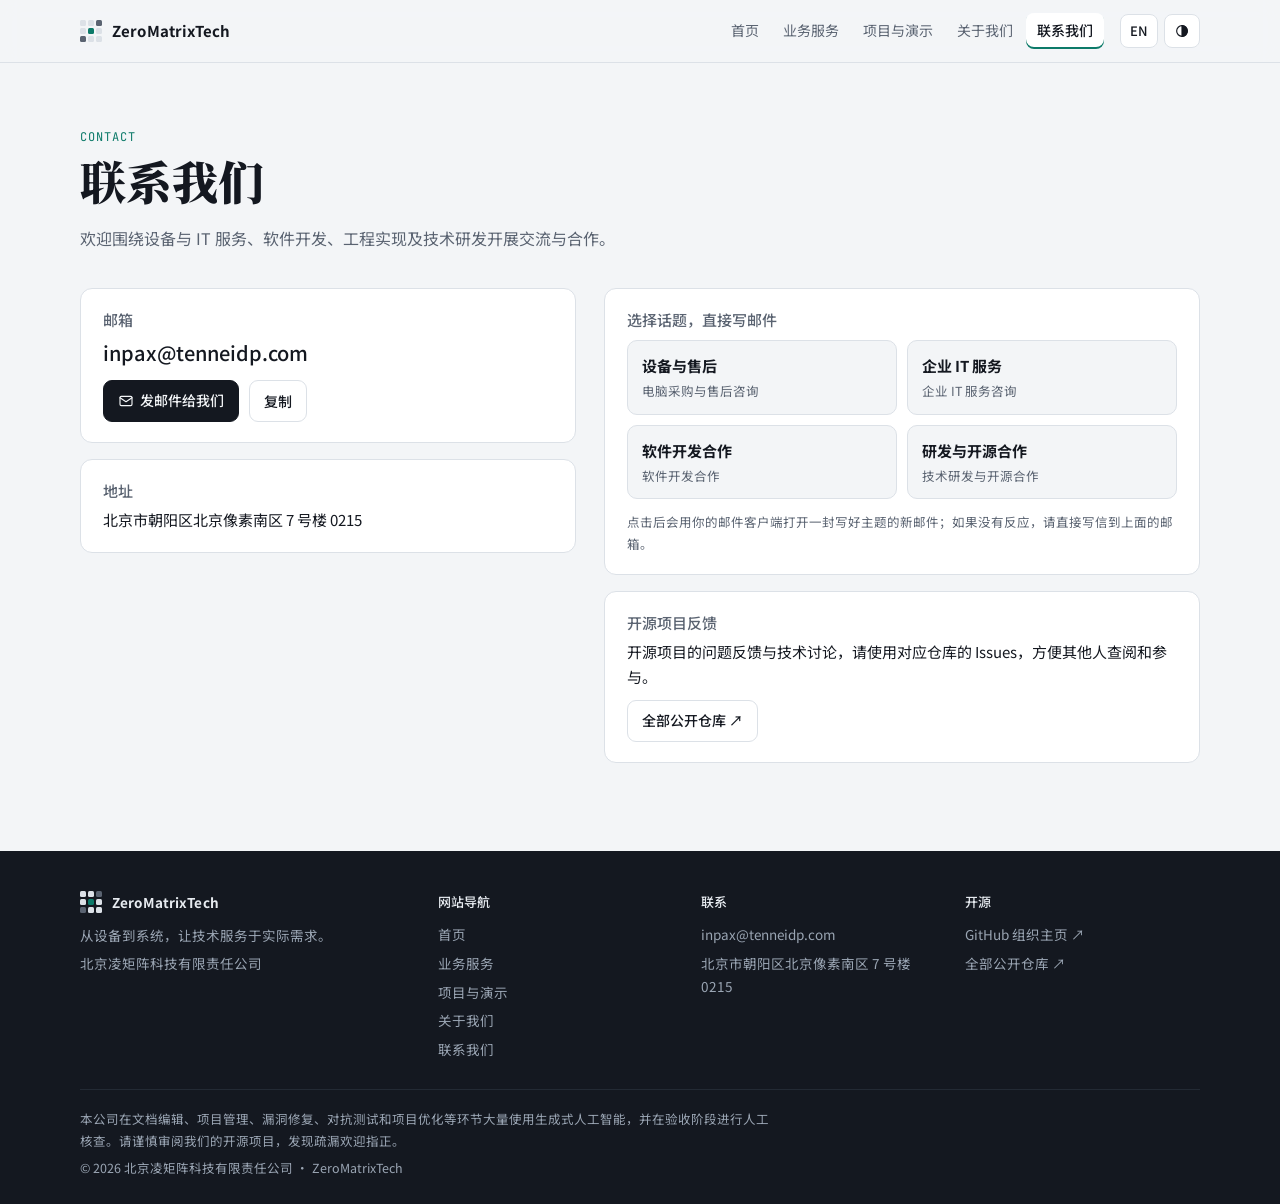
<file: docs/contact.html>
<!doctype html>
<html lang="zh-CN">
<head>
<meta charset="utf-8">
<meta name="viewport" content="width=device-width, initial-scale=1, viewport-fit=cover">
<title>联系我们 · ZeroMatrixTech</title>
<meta name="description" content="联系 ZeroMatrixTech：邮箱、地址与开源协作方式。">
<link rel="canonical" href="https://zeromatrix.tenneidp.com/contact.html">
<link rel="alternate" hreflang="zh-CN" href="https://zeromatrix.tenneidp.com/contact.html"><link rel="alternate" hreflang="en" href="https://zeromatrix.tenneidp.com/en/contact.html"><link rel="alternate" hreflang="x-default" href="https://zeromatrix.tenneidp.com/contact.html">
<meta property="og:type" content="website">
<meta property="og:site_name" content="ZeroMatrixTech">
<meta property="og:title" content="联系我们 · ZeroMatrixTech">
<meta property="og:description" content="联系 ZeroMatrixTech：邮箱、地址与开源协作方式。">
<meta property="og:url" content="https://zeromatrix.tenneidp.com/contact.html">
<meta property="og:image" content="https://zeromatrix.tenneidp.com/assets/og.png">
<link rel="icon" href="assets/favicon.svg" type="image/svg+xml">
<link rel="preconnect" href="https://fonts.googleapis.com">
<link rel="preconnect" href="https://fonts.gstatic.com" crossorigin>
<link rel="stylesheet" href="https://fonts.googleapis.com/css2?family=JetBrains+Mono:wght@400;500&family=Noto+Sans+SC:wght@400;500;700&family=Noto+Serif+SC:wght@700;900&display=swap">
<link rel="stylesheet" href="assets/site.css">
<script>try{var t=localStorage.getItem("zmt-theme");if(t)document.documentElement.dataset.theme=t}catch(e){}</script>
</head>
<body>
<a class="skip" href="#main">跳到正文</a>
<header class="bar">
  <div class="wrap">
    <a class="brand" href="index.html"><span class="mark" aria-hidden="true"><i></i><i></i><i></i><i></i><i></i><i></i><i></i><i></i><i></i></span>ZeroMatrixTech</a>
    <button class="menu" type="button" aria-expanded="false" aria-controls="nav" aria-label="Menu"><svg width="18" height="18" viewBox="0 0 24 24" fill="none" stroke="currentColor" stroke-width="1.7" stroke-linecap="round" stroke-linejoin="round" aria-hidden="true"><path d="M4 7h16M4 12h16M4 17h16"/></svg></button>
    <nav class="nav" id="nav" aria-label="主导航"><a href="index.html">首页</a><a href="services.html">业务服务</a><a href="projects.html">项目与演示</a><a href="about.html">关于我们</a><a href="contact.html" aria-current="page">联系我们</a></nav>
    <div class="tools">
      <a class="lang" href="en/contact.html" hreflang="en" lang="en" title="Switch to English">EN</a>
      <button class="theme" type="button" aria-label="切换深色 / 浅色"><svg width="16" height="16" viewBox="0 0 24 24" fill="none" stroke="currentColor" stroke-width="1.7" stroke-linecap="round" stroke-linejoin="round" aria-hidden="true"><circle cx="12" cy="12" r="8"/><path d="M12 4a8 8 0 0 1 0 16z" fill="currentColor"/></svg></button>
    </div>
  </div>
</header>
<main id="main">

<div class="pagehead"><div class="wrap"><p class="eyebrow">CONTACT</p><h1>联系我们</h1><p class="lede">欢迎围绕设备与 IT 服务、软件开发、工程实现及技术研发开展交流与合作。</p></div></div>
<section style="padding-top:28px"><div class="wrap contact">
  <div>
    <div class="panel"><h3>邮箱</h3><p class="big"><span id="mail">inpax@tenneidp.com</span></p>
      <div class="row" style="margin-top:10px"><a class="btn primary" href="mailto:inpax@tenneidp.com"><svg width="16" height="16" viewBox="0 0 24 24" fill="none" stroke="currentColor" stroke-width="1.7" stroke-linecap="round" stroke-linejoin="round" aria-hidden="true"><rect x="3" y="5" width="18" height="14" rx="2"/><path d="m3 7 9 6 9-6"/></svg> 发邮件给我们</a><button class="btn" type="button" data-copy="mail" data-ok="已复制" data-fail="请手动复制">复制</button></div></div>
    <div class="panel"><h3>地址</h3><p>北京市朝阳区北京像素南区 7 号楼 0215</p></div>
  </div>
  <div>
    <div class="panel"><h3>选择话题，直接写邮件</h3><div class="topics"><a class="topic" href="mailto:inpax@tenneidp.com?subject=%5BZeroMatrixTech%5D%20%E7%94%B5%E8%84%91%E9%87%87%E8%B4%AD%E4%B8%8E%E5%94%AE%E5%90%8E%E5%92%A8%E8%AF%A2"><b>设备与售后</b><span>电脑采购与售后咨询</span></a><a class="topic" href="mailto:inpax@tenneidp.com?subject=%5BZeroMatrixTech%5D%20%E4%BC%81%E4%B8%9A%20IT%20%E6%9C%8D%E5%8A%A1%E5%92%A8%E8%AF%A2"><b>企业 IT 服务</b><span>企业 IT 服务咨询</span></a><a class="topic" href="mailto:inpax@tenneidp.com?subject=%5BZeroMatrixTech%5D%20%E8%BD%AF%E4%BB%B6%E5%BC%80%E5%8F%91%E5%90%88%E4%BD%9C"><b>软件开发合作</b><span>软件开发合作</span></a><a class="topic" href="mailto:inpax@tenneidp.com?subject=%5BZeroMatrixTech%5D%20%E6%8A%80%E6%9C%AF%E7%A0%94%E5%8F%91%E4%B8%8E%E5%BC%80%E6%BA%90%E5%90%88%E4%BD%9C"><b>研发与开源合作</b><span>技术研发与开源合作</span></a></div><p class="note">点击后会用你的邮件客户端打开一封写好主题的新邮件；如果没有反应，请直接写信到上面的邮箱。</p></div>
    <div class="panel"><h3>开源项目反馈</h3><p>开源项目的问题反馈与技术讨论，请使用对应仓库的 Issues，方便其他人查阅和参与。</p><div class="row" style="margin-top:10px"><a class="btn" href="https://github.com/orgs/ZeroMatrixTech/repositories" rel="noopener">全部公开仓库 ↗</a></div></div>
  </div>
</div></section>
</main>
<footer>
  <div class="wrap">
    <div>
      <div class="brand"><span class="mark" aria-hidden="true"><i></i><i></i><i></i><i></i><i></i><i></i><i></i><i></i><i></i></span>ZeroMatrixTech</div>
      <p style="margin:0">从设备到系统，让技术服务于实际需求。</p>
      <p style="margin:6px 0 0">北京凌矩阵科技有限责任公司</p>
    </div>
    <div><h4>网站导航</h4><ul><li><a href="index.html">首页</a></li><li><a href="services.html">业务服务</a></li><li><a href="projects.html">项目与演示</a></li><li><a href="about.html">关于我们</a></li><li><a href="contact.html">联系我们</a></li></ul></div>
    <div><h4>联系</h4><ul><li><a href="mailto:inpax@tenneidp.com">inpax@tenneidp.com</a></li><li>北京市朝阳区北京像素南区 7 号楼 0215</li></ul></div>
    <div><h4>开源</h4><ul><li><a href="https://github.com/ZeroMatrixTech" rel="noopener">GitHub 组织主页 ↗</a></li><li><a href="https://github.com/orgs/ZeroMatrixTech/repositories" rel="noopener">全部公开仓库 ↗</a></li></ul></div>
    <div class="legal"><p>本公司在文档编辑、项目管理、漏洞修复、对抗测试和项目优化等环节大量使用生成式人工智能，并在验收阶段进行人工核查。请谨慎审阅我们的开源项目，发现疏漏欢迎指正。</p><p>© 2026 北京凌矩阵科技有限责任公司 · ZeroMatrixTech</p></div>
  </div>
</footer>
<script src="assets/site.js"></script>
</body>
</html>
</file>
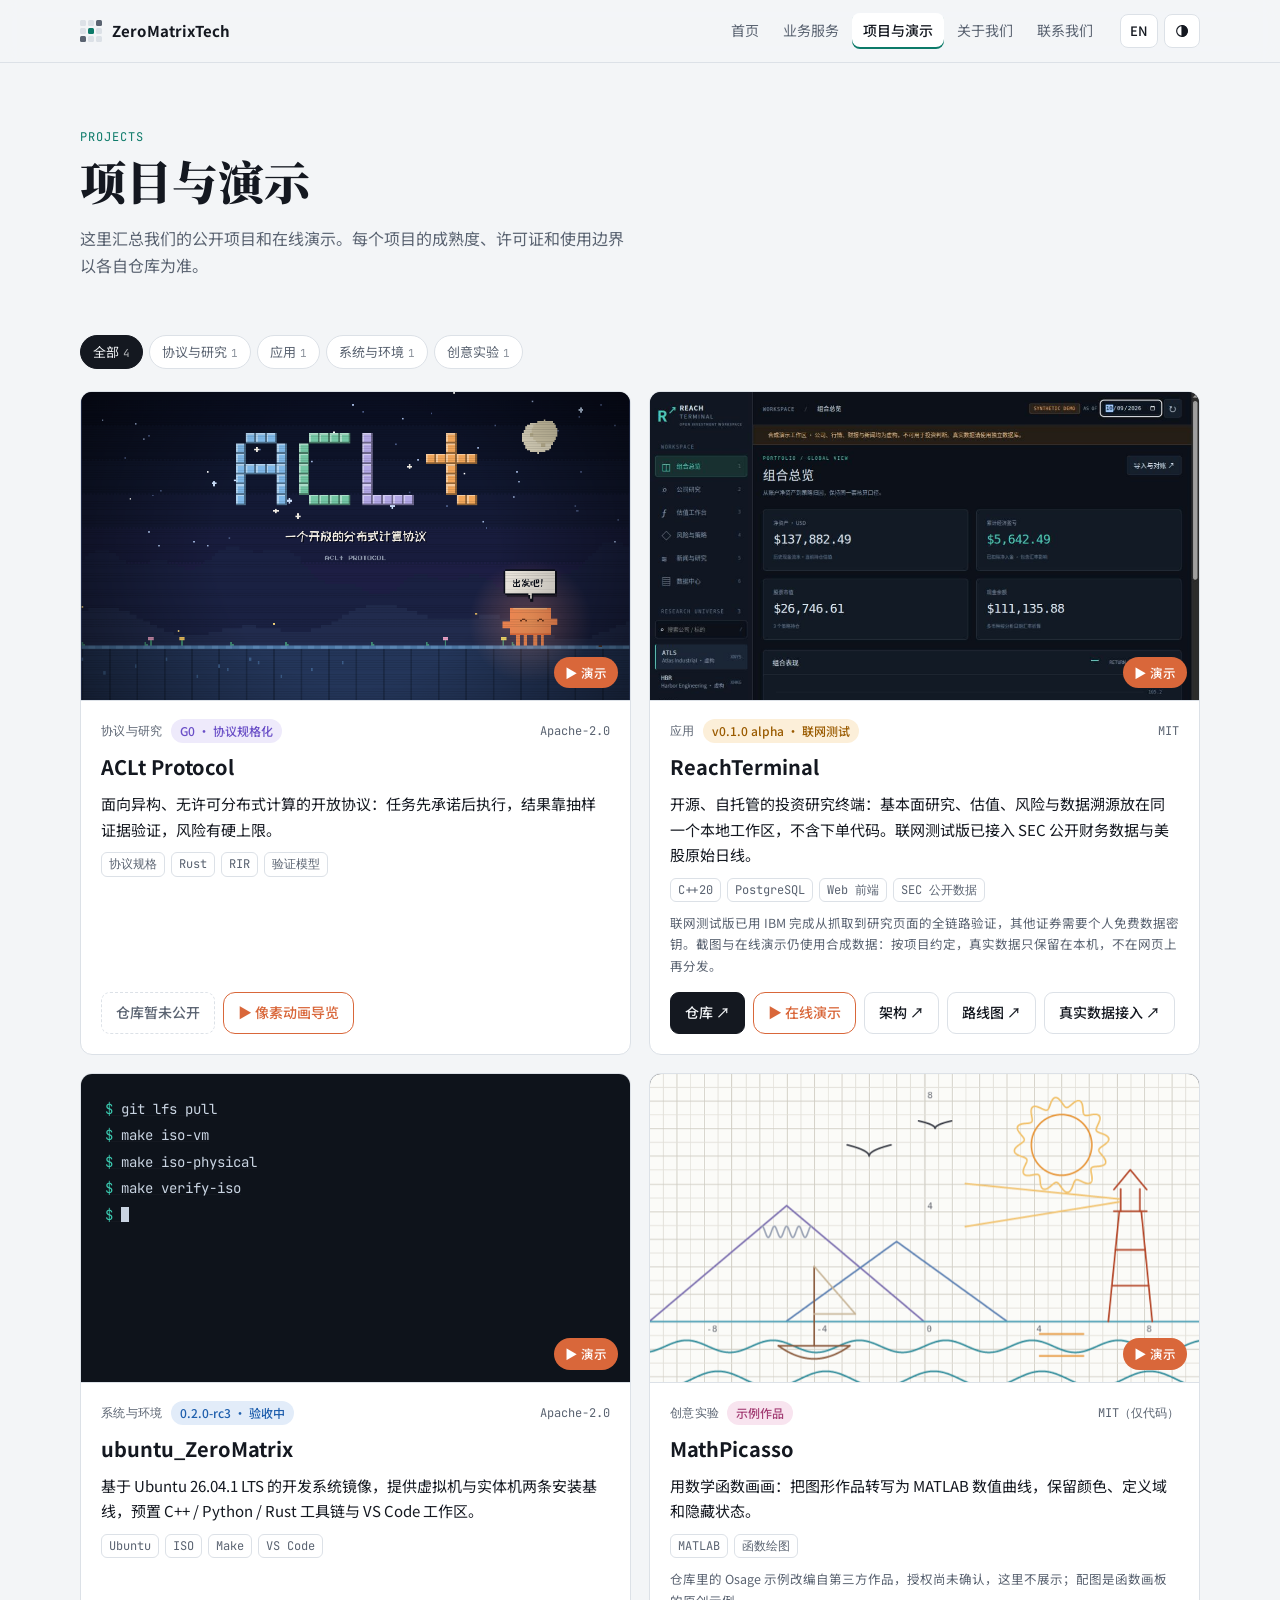
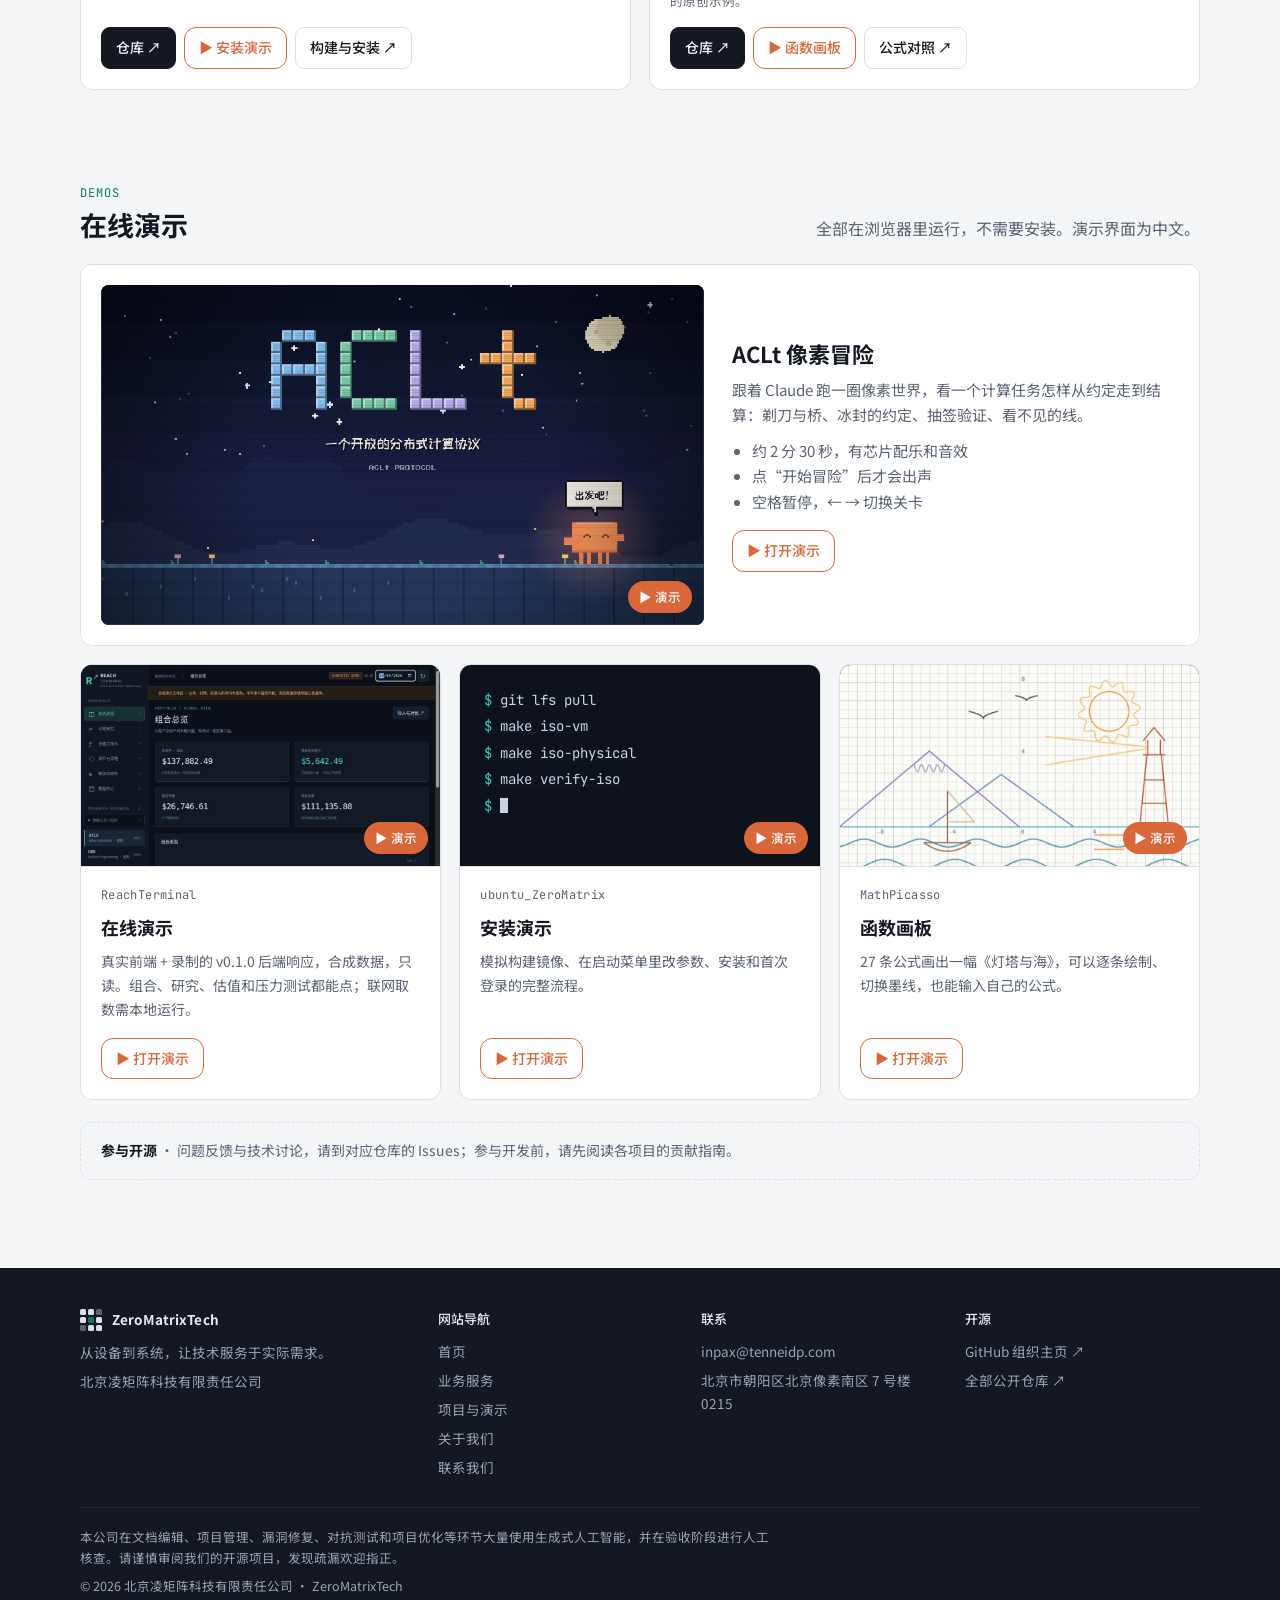
<file: docs/projects.html>
<!doctype html>
<html lang="zh-CN">
<head>
<meta charset="utf-8">
<meta name="viewport" content="width=device-width, initial-scale=1, viewport-fit=cover">
<title>项目与演示 · ZeroMatrixTech</title>
<meta name="description" content="ZeroMatrixTech 的公开项目与在线演示：ACLt、ReachTerminal、ubuntu_ZeroMatrix、MathPicasso。">
<link rel="canonical" href="https://zeromatrix.tenneidp.com/projects.html">
<link rel="alternate" hreflang="zh-CN" href="https://zeromatrix.tenneidp.com/projects.html"><link rel="alternate" hreflang="en" href="https://zeromatrix.tenneidp.com/en/projects.html"><link rel="alternate" hreflang="x-default" href="https://zeromatrix.tenneidp.com/projects.html">
<meta property="og:type" content="website">
<meta property="og:site_name" content="ZeroMatrixTech">
<meta property="og:title" content="项目与演示 · ZeroMatrixTech">
<meta property="og:description" content="ZeroMatrixTech 的公开项目与在线演示：ACLt、ReachTerminal、ubuntu_ZeroMatrix、MathPicasso。">
<meta property="og:url" content="https://zeromatrix.tenneidp.com/projects.html">
<meta property="og:image" content="https://zeromatrix.tenneidp.com/assets/og.png">
<link rel="icon" href="assets/favicon.svg" type="image/svg+xml">
<link rel="preconnect" href="https://fonts.googleapis.com">
<link rel="preconnect" href="https://fonts.gstatic.com" crossorigin>
<link rel="stylesheet" href="https://fonts.googleapis.com/css2?family=JetBrains+Mono:wght@400;500&family=Noto+Sans+SC:wght@400;500;700&family=Noto+Serif+SC:wght@700;900&display=swap">
<link rel="stylesheet" href="assets/site.css">
<script>try{var t=localStorage.getItem("zmt-theme");if(t)document.documentElement.dataset.theme=t}catch(e){}</script>
</head>
<body>
<a class="skip" href="#main">跳到正文</a>
<header class="bar">
  <div class="wrap">
    <a class="brand" href="index.html"><span class="mark" aria-hidden="true"><i></i><i></i><i></i><i></i><i></i><i></i><i></i><i></i><i></i></span>ZeroMatrixTech</a>
    <button class="menu" type="button" aria-expanded="false" aria-controls="nav" aria-label="Menu"><svg width="18" height="18" viewBox="0 0 24 24" fill="none" stroke="currentColor" stroke-width="1.7" stroke-linecap="round" stroke-linejoin="round" aria-hidden="true"><path d="M4 7h16M4 12h16M4 17h16"/></svg></button>
    <nav class="nav" id="nav" aria-label="主导航"><a href="index.html">首页</a><a href="services.html">业务服务</a><a href="projects.html" aria-current="page">项目与演示</a><a href="about.html">关于我们</a><a href="contact.html">联系我们</a></nav>
    <div class="tools">
      <a class="lang" href="en/projects.html" hreflang="en" lang="en" title="Switch to English">EN</a>
      <button class="theme" type="button" aria-label="切换深色 / 浅色"><svg width="16" height="16" viewBox="0 0 24 24" fill="none" stroke="currentColor" stroke-width="1.7" stroke-linecap="round" stroke-linejoin="round" aria-hidden="true"><circle cx="12" cy="12" r="8"/><path d="M12 4a8 8 0 0 1 0 16z" fill="currentColor"/></svg></button>
    </div>
  </div>
</header>
<main id="main">

<div class="pagehead"><div class="wrap"><p class="eyebrow">PROJECTS</p><h1>项目与演示</h1><p class="lede">这里汇总我们的公开项目和在线演示。每个项目的成熟度、许可证和使用边界以各自仓库为准。</p></div></div>
<section><div class="wrap">
  <div class="head"><div class="chips" role="group" aria-label="按方向筛选"><button class="chip" type="button" data-cat="all" aria-pressed="true">全部<em>4</em></button><button class="chip" type="button" data-cat="protocol" aria-pressed="false">协议与研究<em>1</em></button><button class="chip" type="button" data-cat="app" aria-pressed="false">应用<em>1</em></button><button class="chip" type="button" data-cat="system" aria-pressed="false">系统与环境<em>1</em></button><button class="chip" type="button" data-cat="creative" aria-pressed="false">创意实验<em>1</em></button></div></div>
  <div class="grid"><article class="card" data-cat="protocol" id="aclt"><a class="media" href="demos/aclt-theater.html" aria-label="ACLt Protocol"><img src="assets/aclt-theater.png" alt="ACLt 像素动画开场画面" loading="lazy" width="960" height="540"><span class="play">▶ 演示</span></a>
  <div class="body">
    <div class="meta"><span class="cat">协议与研究</span><span class="status tone-research">G0 · 协议规格化</span><span class="lic">Apache-2.0</span></div>
    <h3>ACLt Protocol</h3>
    <p class="sum">面向异构、无许可分布式计算的开放协议：任务先承诺后执行，结果靠抽样证据验证，风险有硬上限。</p>
    <ul class="tags"><li>协议规格</li><li>Rust</li><li>RIR</li><li>验证模型</li></ul>
    <div class="actions"><span class="btn off">仓库暂未公开</span><a class="btn demo" href="demos/aclt-theater.html">▶ 像素动画导览</a></div>
  </div>
</article><article class="card" data-cat="app" id="reachterminal"><a class="media" href="demos/reachterminal/index.html" aria-label="ReachTerminal"><img src="assets/reachterminal.png" alt="ReachTerminal 组合总览界面（合成演示数据）" loading="lazy" width="960" height="540"><span class="play">▶ 演示</span></a>
  <div class="body">
    <div class="meta"><span class="cat">应用</span><span class="status tone-alpha">v0.1.0 alpha · 联网测试</span><span class="lic">MIT</span></div>
    <h3>ReachTerminal</h3>
    <p class="sum">开源、自托管的投资研究终端：基本面研究、估值、风险与数据溯源放在同一个本地工作区，不含下单代码。联网测试版已接入 SEC 公开财务数据与美股原始日线。</p>
    <ul class="tags"><li>C++20</li><li>PostgreSQL</li><li>Web 前端</li><li>SEC 公开数据</li></ul><p class="note">联网测试版已用 IBM 完成从抓取到研究页面的全链路验证，其他证券需要个人免费数据密钥。截图与在线演示仍使用合成数据：按项目约定，真实数据只保留在本机，不在网页上再分发。</p>
    <div class="actions"><a class="btn primary" href="https://github.com/ZeroMatrixTech/ReachTerminal" rel="noopener">仓库 ↗</a><a class="btn demo" href="demos/reachterminal/index.html">▶ 在线演示</a><a class="btn" href="https://github.com/ZeroMatrixTech/ReachTerminal/blob/main/docs/architecture.md" rel="noopener">架构 ↗</a><a class="btn" href="https://github.com/ZeroMatrixTech/ReachTerminal/blob/main/docs/roadmap.md" rel="noopener">路线图 ↗</a><a class="btn" href="https://github.com/ZeroMatrixTech/ReachTerminal/blob/main/docs/live-data.md" rel="noopener">真实数据接入 ↗</a></div>
  </div>
</article><article class="card" data-cat="system" id="ubuntu-zeromatrix"><a class="media" href="demos/ubuntu-zeromatrix/index.html" aria-label="ubuntu_ZeroMatrix"><div class="term" aria-hidden="true"><div><span class="p">$ </span>git lfs pull</div><div><span class="p">$ </span>make iso-vm</div><div><span class="p">$ </span>make iso-physical</div><div><span class="p">$ </span>make verify-iso</div><div><span class="p">$ </span><span class="c"></span></div></div><span class="play">▶ 演示</span></a>
  <div class="body">
    <div class="meta"><span class="cat">系统与环境</span><span class="status tone-rc">0.2.0-rc3 · 验收中</span><span class="lic">Apache-2.0</span></div>
    <h3>ubuntu_ZeroMatrix</h3>
    <p class="sum">基于 Ubuntu 26.04.1 LTS 的开发系统镜像，提供虚拟机与实体机两条安装基线，预置 C++ / Python / Rust 工具链与 VS Code 工作区。</p>
    <ul class="tags"><li>Ubuntu</li><li>ISO</li><li>Make</li><li>VS Code</li></ul>
    <div class="actions"><a class="btn primary" href="https://github.com/ZeroMatrixTech/ubuntu_ZeroMatrix" rel="noopener">仓库 ↗</a><a class="btn demo" href="demos/ubuntu-zeromatrix/index.html">▶ 安装演示</a><a class="btn" href="https://github.com/ZeroMatrixTech/ubuntu_ZeroMatrix/blob/main/docs/build-and-install.md" rel="noopener">构建与安装 ↗</a></div>
  </div>
</article><article class="card" data-cat="creative" id="mathpicasso"><a class="media" href="demos/mathpicasso/index.html" aria-label="MathPicasso"><img src="assets/mathpicasso.png" alt="函数画板中的《灯塔与海》：由函数曲线组成的山、海、灯塔和帆船" loading="lazy" width="960" height="540"><span class="play">▶ 演示</span></a>
  <div class="body">
    <div class="meta"><span class="cat">创意实验</span><span class="status tone-exp">示例作品</span><span class="lic">MIT（仅代码）</span></div>
    <h3>MathPicasso</h3>
    <p class="sum">用数学函数画画：把图形作品转写为 MATLAB 数值曲线，保留颜色、定义域和隐藏状态。</p>
    <ul class="tags"><li>MATLAB</li><li>函数绘图</li></ul><p class="note">仓库里的 Osage 示例改编自第三方作品，授权尚未确认，这里不展示；配图是函数画板的原创示例。</p>
    <div class="actions"><a class="btn primary" href="https://github.com/ZeroMatrixTech/MathPicasso" rel="noopener">仓库 ↗</a><a class="btn demo" href="demos/mathpicasso/index.html">▶ 函数画板</a><a class="btn" href="https://github.com/ZeroMatrixTech/MathPicasso/blob/main/docs/formulas.md" rel="noopener">公式对照 ↗</a></div>
  </div>
</article></div>
</div></section>
<section id="demos"><div class="wrap">
  <div class="head"><h2><small>DEMOS</small>在线演示</h2><p class="lede">全部在浏览器里运行，不需要安装。演示界面为中文。</p></div>
  <div class="feature">
    <a class="media" href="demos/aclt-theater.html" aria-label="ACLt Protocol"><img src="assets/aclt-theater.png" alt="ACLt 像素动画开场画面" loading="lazy" width="960" height="540"><span class="play">▶ 演示</span></a>
    <div><h3>ACLt 像素冒险</h3><p>跟着 Claude 跑一圈像素世界，看一个计算任务怎样从约定走到结算：剃刀与桥、冰封的约定、抽签验证、看不见的线。</p><ul><li>约 2 分 30 秒，有芯片配乐和音效</li><li>点“开始冒险”后才会出声</li><li>空格暂停，← → 切换关卡</li></ul>
    <div class="row"><a class="btn demo" href="demos/aclt-theater.html">▶ 打开演示</a></div></div>
  </div>
  <div class="demos"><article class="demo"><a class="media" href="demos/reachterminal/index.html" aria-label="ReachTerminal"><img src="assets/reachterminal.png" alt="ReachTerminal 组合总览界面（合成演示数据）" loading="lazy" width="960" height="540"><span class="play">▶ 演示</span></a>
  <div class="body"><div class="meta"><span class="cat">ReachTerminal</span></div><h3>在线演示</h3><p>真实前端 + 录制的 v0.1.0 后端响应，合成数据，只读。组合、研究、估值和压力测试都能点；联网取数需本地运行。</p>
  <div class="actions"><a class="btn demo" href="demos/reachterminal/index.html">▶ 打开演示</a></div></div>
</article><article class="demo"><a class="media" href="demos/ubuntu-zeromatrix/index.html" aria-label="ubuntu_ZeroMatrix"><div class="term" aria-hidden="true"><div><span class="p">$ </span>git lfs pull</div><div><span class="p">$ </span>make iso-vm</div><div><span class="p">$ </span>make iso-physical</div><div><span class="p">$ </span>make verify-iso</div><div><span class="p">$ </span><span class="c"></span></div></div><span class="play">▶ 演示</span></a>
  <div class="body"><div class="meta"><span class="cat">ubuntu_ZeroMatrix</span></div><h3>安装演示</h3><p>模拟构建镜像、在启动菜单里改参数、安装和首次登录的完整流程。</p>
  <div class="actions"><a class="btn demo" href="demos/ubuntu-zeromatrix/index.html">▶ 打开演示</a></div></div>
</article><article class="demo"><a class="media" href="demos/mathpicasso/index.html" aria-label="MathPicasso"><img src="assets/mathpicasso.png" alt="函数画板中的《灯塔与海》：由函数曲线组成的山、海、灯塔和帆船" loading="lazy" width="960" height="540"><span class="play">▶ 演示</span></a>
  <div class="body"><div class="meta"><span class="cat">MathPicasso</span></div><h3>函数画板</h3><p>27 条公式画出一幅《灯塔与海》，可以逐条绘制、切换墨线，也能输入自己的公式。</p>
  <div class="actions"><a class="btn demo" href="demos/mathpicasso/index.html">▶ 打开演示</a></div></div>
</article></div>
  <div class="callout"><b>参与开源</b> · 问题反馈与技术讨论，请到对应仓库的 Issues；参与开发前，请先阅读各项目的贡献指南。</div>
</div></section>
</main>
<footer>
  <div class="wrap">
    <div>
      <div class="brand"><span class="mark" aria-hidden="true"><i></i><i></i><i></i><i></i><i></i><i></i><i></i><i></i><i></i></span>ZeroMatrixTech</div>
      <p style="margin:0">从设备到系统，让技术服务于实际需求。</p>
      <p style="margin:6px 0 0">北京凌矩阵科技有限责任公司</p>
    </div>
    <div><h4>网站导航</h4><ul><li><a href="index.html">首页</a></li><li><a href="services.html">业务服务</a></li><li><a href="projects.html">项目与演示</a></li><li><a href="about.html">关于我们</a></li><li><a href="contact.html">联系我们</a></li></ul></div>
    <div><h4>联系</h4><ul><li><a href="mailto:inpax@tenneidp.com">inpax@tenneidp.com</a></li><li>北京市朝阳区北京像素南区 7 号楼 0215</li></ul></div>
    <div><h4>开源</h4><ul><li><a href="https://github.com/ZeroMatrixTech" rel="noopener">GitHub 组织主页 ↗</a></li><li><a href="https://github.com/orgs/ZeroMatrixTech/repositories" rel="noopener">全部公开仓库 ↗</a></li></ul></div>
    <div class="legal"><p>本公司在文档编辑、项目管理、漏洞修复、对抗测试和项目优化等环节大量使用生成式人工智能，并在验收阶段进行人工核查。请谨慎审阅我们的开源项目，发现疏漏欢迎指正。</p><p>© 2026 北京凌矩阵科技有限责任公司 · ZeroMatrixTech</p></div>
  </div>
</footer>
<script src="assets/site.js"></script>
</body>
</html>
</file>
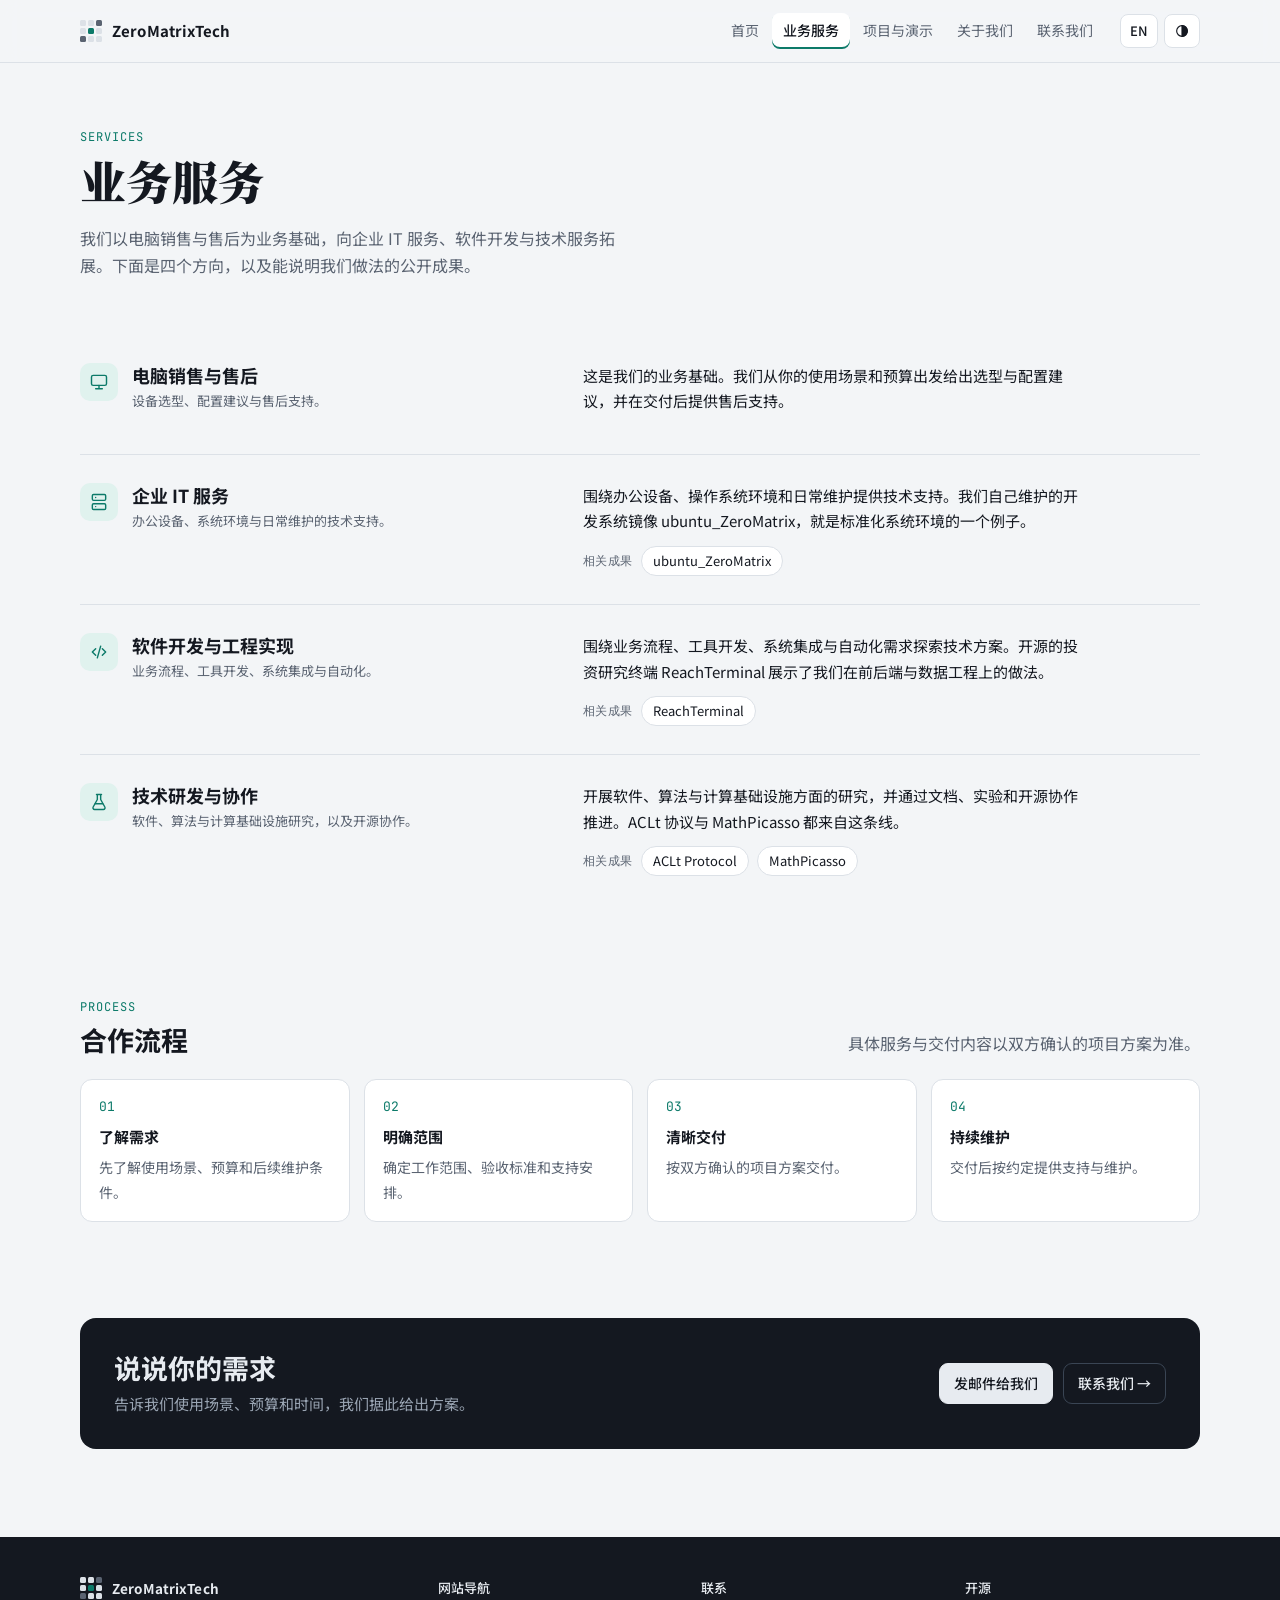
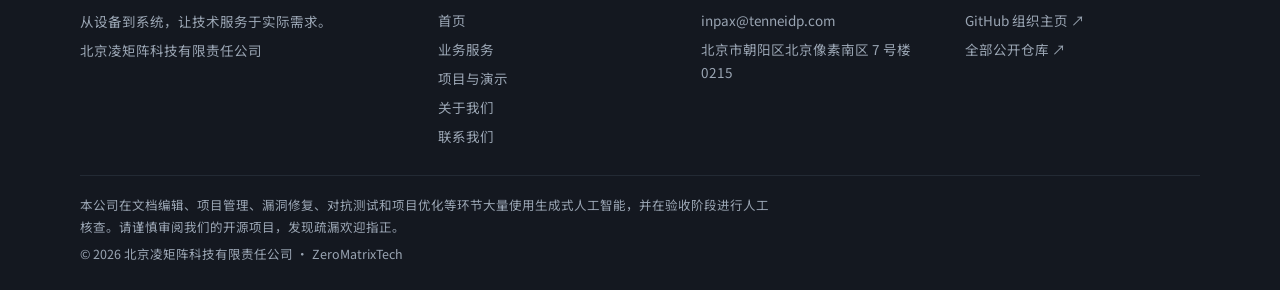
<file: docs/services.html>
<!doctype html>
<html lang="zh-CN">
<head>
<meta charset="utf-8">
<meta name="viewport" content="width=device-width, initial-scale=1, viewport-fit=cover">
<title>业务服务 · ZeroMatrixTech</title>
<meta name="description" content="电脑销售与售后、企业 IT 服务、软件开发与工程实现、技术研发与协作。">
<link rel="canonical" href="https://zeromatrix.tenneidp.com/services.html">
<link rel="alternate" hreflang="zh-CN" href="https://zeromatrix.tenneidp.com/services.html"><link rel="alternate" hreflang="en" href="https://zeromatrix.tenneidp.com/en/services.html"><link rel="alternate" hreflang="x-default" href="https://zeromatrix.tenneidp.com/services.html">
<meta property="og:type" content="website">
<meta property="og:site_name" content="ZeroMatrixTech">
<meta property="og:title" content="业务服务 · ZeroMatrixTech">
<meta property="og:description" content="电脑销售与售后、企业 IT 服务、软件开发与工程实现、技术研发与协作。">
<meta property="og:url" content="https://zeromatrix.tenneidp.com/services.html">
<meta property="og:image" content="https://zeromatrix.tenneidp.com/assets/og.png">
<link rel="icon" href="assets/favicon.svg" type="image/svg+xml">
<link rel="preconnect" href="https://fonts.googleapis.com">
<link rel="preconnect" href="https://fonts.gstatic.com" crossorigin>
<link rel="stylesheet" href="https://fonts.googleapis.com/css2?family=JetBrains+Mono:wght@400;500&family=Noto+Sans+SC:wght@400;500;700&family=Noto+Serif+SC:wght@700;900&display=swap">
<link rel="stylesheet" href="assets/site.css">
<script>try{var t=localStorage.getItem("zmt-theme");if(t)document.documentElement.dataset.theme=t}catch(e){}</script>
</head>
<body>
<a class="skip" href="#main">跳到正文</a>
<header class="bar">
  <div class="wrap">
    <a class="brand" href="index.html"><span class="mark" aria-hidden="true"><i></i><i></i><i></i><i></i><i></i><i></i><i></i><i></i><i></i></span>ZeroMatrixTech</a>
    <button class="menu" type="button" aria-expanded="false" aria-controls="nav" aria-label="Menu"><svg width="18" height="18" viewBox="0 0 24 24" fill="none" stroke="currentColor" stroke-width="1.7" stroke-linecap="round" stroke-linejoin="round" aria-hidden="true"><path d="M4 7h16M4 12h16M4 17h16"/></svg></button>
    <nav class="nav" id="nav" aria-label="主导航"><a href="index.html">首页</a><a href="services.html" aria-current="page">业务服务</a><a href="projects.html">项目与演示</a><a href="about.html">关于我们</a><a href="contact.html">联系我们</a></nav>
    <div class="tools">
      <a class="lang" href="en/services.html" hreflang="en" lang="en" title="Switch to English">EN</a>
      <button class="theme" type="button" aria-label="切换深色 / 浅色"><svg width="16" height="16" viewBox="0 0 24 24" fill="none" stroke="currentColor" stroke-width="1.7" stroke-linecap="round" stroke-linejoin="round" aria-hidden="true"><circle cx="12" cy="12" r="8"/><path d="M12 4a8 8 0 0 1 0 16z" fill="currentColor"/></svg></button>
    </div>
  </div>
</header>
<main id="main">

<div class="pagehead"><div class="wrap"><p class="eyebrow">SERVICES</p><h1>业务服务</h1><p class="lede">我们以电脑销售与售后为业务基础，向企业 IT 服务、软件开发与技术服务拓展。下面是四个方向，以及能说明我们做法的公开成果。</p></div></div>
<section><div class="wrap"><div class="svc" id="devices">
  <div class="t"><span class="ico"><svg width="20" height="20" viewBox="0 0 24 24" fill="none" stroke="currentColor" stroke-width="1.7" stroke-linecap="round" stroke-linejoin="round" aria-hidden="true"><rect x="3" y="4" width="18" height="12" rx="2"/><path d="M8 20h8M12 16v4"/></svg></span><div><h3>电脑销售与售后</h3><p class="muted small" style="margin:2px 0 0">设备选型、配置建议与售后支持。</p></div></div>
  <div><p>这是我们的业务基础。我们从你的使用场景和预算出发给出选型与配置建议，并在交付后提供售后支持。</p></div>
</div><div class="svc" id="it">
  <div class="t"><span class="ico"><svg width="20" height="20" viewBox="0 0 24 24" fill="none" stroke="currentColor" stroke-width="1.7" stroke-linecap="round" stroke-linejoin="round" aria-hidden="true"><rect x="4" y="3" width="16" height="7" rx="1.5"/><rect x="4" y="14" width="16" height="7" rx="1.5"/><path d="M8 6.5h.01M8 17.5h.01"/></svg></span><div><h3>企业 IT 服务</h3><p class="muted small" style="margin:2px 0 0">办公设备、系统环境与日常维护的技术支持。</p></div></div>
  <div><p>围绕办公设备、操作系统环境和日常维护提供技术支持。我们自己维护的开发系统镜像 ubuntu_ZeroMatrix，就是标准化系统环境的一个例子。</p><div class="rel"><span class="lbl">相关成果</span><a class="chiplink" href="projects.html#ubuntu-zeromatrix">ubuntu_ZeroMatrix</a></div></div>
</div><div class="svc" id="software">
  <div class="t"><span class="ico"><svg width="20" height="20" viewBox="0 0 24 24" fill="none" stroke="currentColor" stroke-width="1.7" stroke-linecap="round" stroke-linejoin="round" aria-hidden="true"><path d="m8 8-4 4 4 4M16 8l4 4-4 4M14 5l-4 14"/></svg></span><div><h3>软件开发与工程实现</h3><p class="muted small" style="margin:2px 0 0">业务流程、工具开发、系统集成与自动化。</p></div></div>
  <div><p>围绕业务流程、工具开发、系统集成与自动化需求探索技术方案。开源的投资研究终端 ReachTerminal 展示了我们在前后端与数据工程上的做法。</p><div class="rel"><span class="lbl">相关成果</span><a class="chiplink" href="projects.html#reachterminal">ReachTerminal</a></div></div>
</div><div class="svc" id="research">
  <div class="t"><span class="ico"><svg width="20" height="20" viewBox="0 0 24 24" fill="none" stroke="currentColor" stroke-width="1.7" stroke-linecap="round" stroke-linejoin="round" aria-hidden="true"><path d="M9 3h6M10 3v6l-5 9a2 2 0 0 0 1.7 3h10.6a2 2 0 0 0 1.7-3l-5-9V3"/><path d="M7.5 14h9"/></svg></span><div><h3>技术研发与协作</h3><p class="muted small" style="margin:2px 0 0">软件、算法与计算基础设施研究，以及开源协作。</p></div></div>
  <div><p>开展软件、算法与计算基础设施方面的研究，并通过文档、实验和开源协作推进。ACLt 协议与 MathPicasso 都来自这条线。</p><div class="rel"><span class="lbl">相关成果</span><a class="chiplink" href="projects.html#aclt">ACLt Protocol</a><a class="chiplink" href="projects.html#mathpicasso">MathPicasso</a></div></div>
</div></div></section>
<section><div class="wrap"><div class="head"><h2><small>PROCESS</small>合作流程</h2><p class="lede">具体服务与交付内容以双方确认的项目方案为准。</p></div><ol class="steps"><li><b>了解需求</b><span>先了解使用场景、预算和后续维护条件。</span></li><li><b>明确范围</b><span>确定工作范围、验收标准和支持安排。</span></li><li><b>清晰交付</b><span>按双方确认的项目方案交付。</span></li><li><b>持续维护</b><span>交付后按约定提供支持与维护。</span></li></ol></div></section>
<section><div class="wrap"><div class="cta">
  <div><h2>说说你的需求</h2><p>告诉我们使用场景、预算和时间，我们据此给出方案。</p></div>
  <div class="row"><a class="btn" href="mailto:inpax@tenneidp.com">发邮件给我们</a><a class="btn ghost" href="contact.html">联系我们 →</a></div>
</div></div></section>
</main>
<footer>
  <div class="wrap">
    <div>
      <div class="brand"><span class="mark" aria-hidden="true"><i></i><i></i><i></i><i></i><i></i><i></i><i></i><i></i><i></i></span>ZeroMatrixTech</div>
      <p style="margin:0">从设备到系统，让技术服务于实际需求。</p>
      <p style="margin:6px 0 0">北京凌矩阵科技有限责任公司</p>
    </div>
    <div><h4>网站导航</h4><ul><li><a href="index.html">首页</a></li><li><a href="services.html">业务服务</a></li><li><a href="projects.html">项目与演示</a></li><li><a href="about.html">关于我们</a></li><li><a href="contact.html">联系我们</a></li></ul></div>
    <div><h4>联系</h4><ul><li><a href="mailto:inpax@tenneidp.com">inpax@tenneidp.com</a></li><li>北京市朝阳区北京像素南区 7 号楼 0215</li></ul></div>
    <div><h4>开源</h4><ul><li><a href="https://github.com/ZeroMatrixTech" rel="noopener">GitHub 组织主页 ↗</a></li><li><a href="https://github.com/orgs/ZeroMatrixTech/repositories" rel="noopener">全部公开仓库 ↗</a></li></ul></div>
    <div class="legal"><p>本公司在文档编辑、项目管理、漏洞修复、对抗测试和项目优化等环节大量使用生成式人工智能，并在验收阶段进行人工核查。请谨慎审阅我们的开源项目，发现疏漏欢迎指正。</p><p>© 2026 北京凌矩阵科技有限责任公司 · ZeroMatrixTech</p></div>
  </div>
</footer>
<script src="assets/site.js"></script>
</body>
</html>
</file>
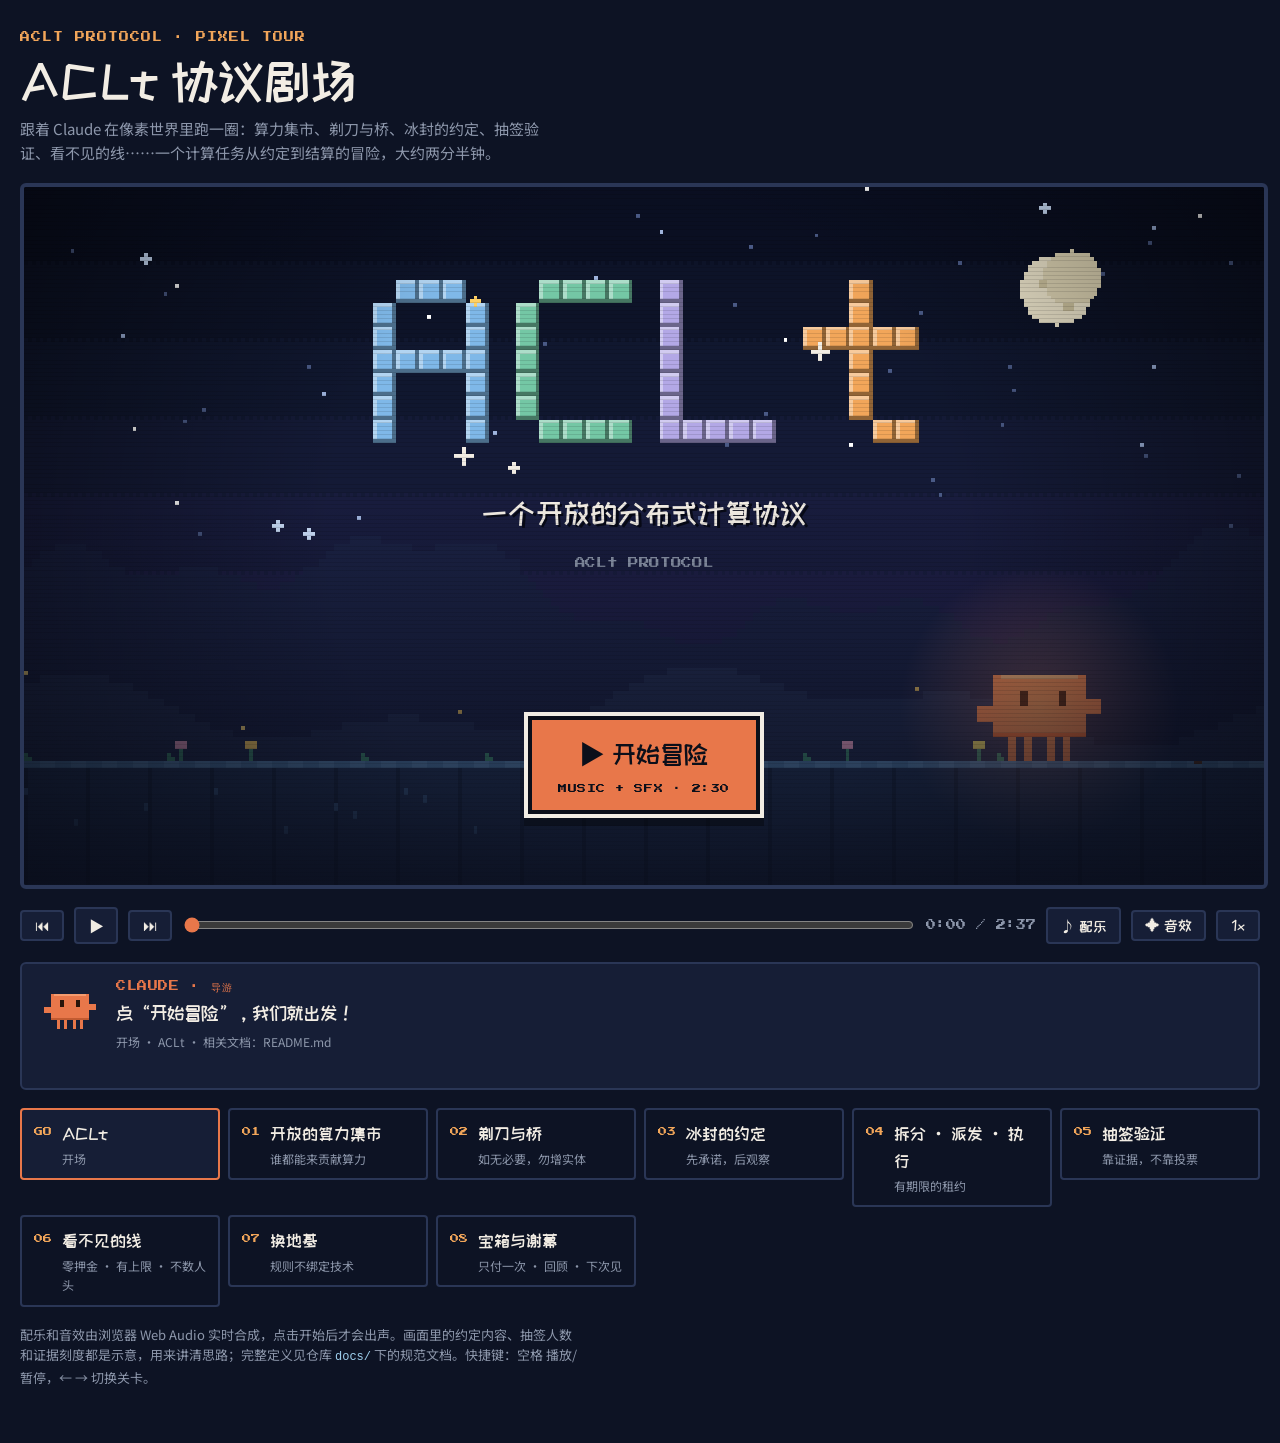
<file: profile/aclt-theater.html>
<!doctype html>
<html lang="zh-CN">
<head>
<meta charset="utf-8">
<meta name="viewport" content="width=device-width, initial-scale=1, viewport-fit=cover">
<title>ACLt 协议剧场</title>
<link rel="preconnect" href="https://fonts.googleapis.com">
<link rel="preconnect" href="https://fonts.gstatic.com" crossorigin>
<link rel="stylesheet" href="https://fonts.googleapis.com/css2?family=Press+Start+2P&family=ZCOOL+KuaiLe&family=Noto+Sans+SC:wght@400;500;700&display=swap">
<style>
/* Layout: one pixel-art side-scrolling stage (320x180 world, upscaled 4x), a caption rail with the host, then the stage list. Single committed night-sky look. */
:root{
  --night:#0d1324; --night-2:#161e36; --line:#2a3656; --paper:#F2EDE4; --mute:#8D97AB;
  --frost:#9FD0EE; --amber:#F2A65A; --clawd:#E8774A; --sage:#74C7A5; --coral:#EC6F5F; --ink:#0B0F1A;
  --fun:"ZCOOL KuaiLe","Noto Sans SC","PingFang SC",sans-serif;
  --body:"Noto Sans SC","PingFang SC","Microsoft YaHei",system-ui,sans-serif;
  --px:"Press Start 2P",ui-monospace,monospace;
  color-scheme:dark;
}
html{background:var(--night)}
[hidden]{display:none!important}
body{margin:0;background:var(--night);color:var(--paper);font-family:var(--body);font-size:15px;line-height:1.6}
.wrap{max-width:1240px;margin:0 auto;padding-inline:16px;padding-block:28px 56px;display:grid;gap:18px}
.top{display:grid;gap:8px}
.eyebrow{font-family:var(--px);font-size:10px;letter-spacing:.1em;color:var(--amber);line-height:1.8}
h1{font-family:var(--fun);font-weight:400;font-size:clamp(30px,5vw,50px);line-height:1.1;margin:0;text-wrap:balance}
.lede{margin:0;color:var(--mute);max-width:68ch}
.stage{position:relative;width:100%;aspect-ratio:16/9;max-width:100%;border:4px solid var(--line);border-radius:6px;overflow:hidden;background:var(--night);image-rendering:pixelated}
.stage canvas{display:block;width:100%;height:100%}
.start{position:absolute;inset:0;width:100%;height:100%;border:0;margin:0;padding:0 0 6%;background:linear-gradient(to top,rgba(8,11,24,.82),rgba(8,11,24,0) 55%);cursor:pointer;display:flex;align-items:flex-end;justify-content:center;font:inherit;color:var(--paper)}
.start span{display:grid;justify-items:center;gap:6px;padding:14px 26px;background:var(--clawd);color:var(--ink);box-shadow:0 0 0 4px var(--ink),0 0 0 8px var(--paper),0 8px 0 8px rgba(0,0,0,.35)}
.start b{font-family:var(--fun);font-weight:400;font-size:clamp(18px,2.6vw,26px)}
.start small{font-family:var(--px);font-size:9px;letter-spacing:.06em}
.start:hover span{background:#F59B6E}
.start:focus-visible span,.ctl button:focus-visible,.acts button:focus-visible,#scrub:focus-visible{outline:3px solid var(--amber);outline-offset:3px}
.ctl{display:flex;flex-wrap:wrap;align-items:center;gap:10px}
.ctl button{font-family:var(--fun);font-size:15px;background:var(--night-2);color:var(--paper);border:2px solid var(--line);border-radius:4px;padding:6px 12px;cursor:pointer;min-width:44px}
.ctl button:hover{border-color:var(--amber)}
.ctl button[aria-pressed="false"]{color:var(--mute);text-decoration:line-through}
#scrub{flex:1 1 220px;min-width:0;accent-color:var(--clawd)}
.time{font-family:var(--px);font-size:10px;color:var(--mute);font-variant-numeric:tabular-nums}
.caption{display:flex;gap:14px;align-items:flex-start;background:var(--night-2);border:2px solid var(--line);border-radius:6px;padding:14px 16px;min-height:96px}
.caption canvas{flex:0 0 auto;width:64px;height:64px;image-rendering:pixelated}
.caption .say{min-width:0;display:grid;gap:4px}
.who{font-family:var(--px);font-size:10px;color:var(--clawd);letter-spacing:.06em}
#line{font-family:var(--fun);font-size:19px;line-height:1.6;margin:0}
#ref{font-size:12px;color:var(--mute);margin:0}
.acts{list-style:none;margin:0;padding:0;display:grid;grid-template-columns:repeat(auto-fill,minmax(190px,1fr));gap:8px}
.acts button{width:100%;text-align:left;display:grid;grid-template-columns:auto 1fr;gap:2px 10px;background:transparent;color:var(--paper);border:2px solid var(--line);border-radius:4px;padding:10px 12px;cursor:pointer;font:inherit}
.acts button:hover{border-color:var(--mute)}
.acts button[aria-current="true"]{border-color:var(--clawd);background:var(--night-2)}
.acts .n{font-family:var(--px);font-size:9px;color:var(--amber);grid-row:span 2;padding-top:5px}
.acts .t{font-family:var(--fun);font-size:17px}
.acts .r{font-size:12px;color:var(--mute);min-width:0}
.note{font-size:13px;color:var(--mute);max-width:80ch;margin:0}
.note code{font-size:12px;color:var(--frost)}
@media (max-width:560px){#line{font-size:16px}.caption canvas{width:48px;height:48px}}
</style>
</head>
<body>
<div class="wrap">
  <header class="top">
    <div class="eyebrow">ACLT PROTOCOL · PIXEL TOUR</div>
    <h1>ACLt 协议剧场</h1>
    <p class="lede">跟着 Claude 在像素世界里跑一圈：算力集市、剃刀与桥、冰封的约定、抽签验证、看不见的线……一个计算任务从约定到结算的冒险，大约两分半钟。</p>
  </header>

  <div class="stage">
    <canvas id="stage" role="img" aria-label="ACLt 像素动画，Claude 在画面中当导游"></canvas>
    <button class="start" id="start" type="button"><span><b>▶ 开始冒险</b><small>MUSIC + SFX · 2:30</small></span></button>
  </div>

  <div class="ctl" role="group" aria-label="播放控制">
    <button id="prev" type="button" aria-label="上一关">⏮</button>
    <button id="play" type="button" aria-label="播放">▶</button>
    <button id="next" type="button" aria-label="下一关">⏭</button>
    <input id="scrub" type="range" min="0" max="100" step="0.05" value="0" aria-label="播放进度">
    <span class="time" id="time">0:00 / 0:00</span>
    <button id="music" type="button" aria-pressed="true">♪ 配乐</button>
    <button id="sfx" type="button" aria-pressed="true">✦ 音效</button>
    <button id="speed" type="button" aria-label="播放速度">1×</button>
  </div>

  <div class="caption">
    <canvas id="avatar" width="64" height="64" aria-hidden="true"></canvas>
    <div class="say">
      <div class="who">CLAUDE · 导游</div>
      <p id="line"></p>
      <p id="ref"></p>
    </div>
  </div>

  <ol class="acts" id="acts"></ol>

  <p class="note">配乐和音效由浏览器 Web Audio 实时合成，点击开始后才会出声。画面里的约定内容、抽签人数和证据刻度都是示意，用来讲清思路；完整定义见仓库 <code>docs/</code> 下的规范文档。快捷键：空格 播放/暂停，← → 切换关卡。</p>
</div>
<script>
(() => {
"use strict";
/* ================= world & canvases ================= */
const W = 1280, H = 720, LW = 320, LH = 180, K = 4, GY = 148, ZW = 420, A = 1.6, TR = 1.6;
const Z = i => i * ZW;
const cv = document.getElementById("stage"), ctx = cv.getContext("2d");
const av = document.getElementById("avatar"), actx = av.getContext("2d");
const lo = document.createElement("canvas"); lo.width = LW; lo.height = LH;
const L = lo.getContext("2d");
const C = {
  ink: "#0B0F1A", paper: "#F2EDE4", mute: "#8D97AB", frost: "#9FD0EE", ice: "#BFE6FF", amber: "#F2A65A",
  gold: "#FFD166", sage: "#74C7A5", coral: "#EC6F5F", violet: "#B3A8E6", wood: "#8A5A3C", wood2: "#5E3C28",
  stone: "#5B6478", blue: "#6FA8DC",
};
const FONTS = { fun: '"ZCOOL KuaiLe","Noto Sans SC","PingFang SC",sans-serif', px: '"Press Start 2P",ui-monospace,monospace', sans: '"Noto Sans SC","PingFang SC",sans-serif' };
const reduce = matchMedia("(prefers-reduced-motion: reduce)").matches;
let WT = 0;

/* ================= math ================= */
const clamp = (v, a = 0, b = 1) => v < a ? a : v > b ? b : v;
const lerp = (a, b, t) => a + (b - a) * t;
const P = (t, a, b) => clamp((t - a) / (b - a));
const E = {
  out: t => 1 - Math.pow(1 - t, 3), in: t => t * t * t,
  inOut: t => t < .5 ? 4 * t * t * t : 1 - Math.pow(-2 * t + 2, 3) / 2,
  back: t => { const c = 1.70158, d = c + 1; return 1 + d * Math.pow(t - 1, 3) + c * Math.pow(t - 1, 2); },
};
const win = (t, a, b, f = .3) => E.out(P(t, a, a + f)) * (1 - E.in(P(t, b - f, b)));
function rng(seed) { return () => { seed |= 0; seed = seed + 0x6D2B79F5 | 0; let t = Math.imul(seed ^ seed >>> 15, 1 | seed); t = t + Math.imul(t ^ t >>> 7, 61 | t) ^ t; return ((t ^ t >>> 14) >>> 0) / 4294967296; }; }
const hash = n => (Math.imul(n | 0, 2654435761) >>> 0) % 997;
const qpt = (a, c, b, t) => { const u = 1 - t; return { x: u * u * a.x + 2 * u * t * c.x + t * t * b.x, y: u * u * a.y + 2 * u * t * c.y + t * t * b.y }; };
const arc = (a, b, h, t) => qpt(a, { x: (a.x + b.x) / 2, y: Math.min(a.y, b.y) - h }, b, t);
const SHADE = new Map();
function shade(hex, f) {
  const key = hex + f; if (SHADE.has(key)) return SHADE.get(key);
  const n = parseInt(hex.slice(1), 16), tgt = f > 0 ? 255 : 0, a = Math.abs(f);
  const ch = v => Math.round(v + (tgt - v) * a);
  const out = `rgb(${ch(n >> 16)},${ch(n >> 8 & 255)},${ch(n & 255)})`; SHADE.set(key, out); return out;
}

/* ================= pixel primitives (on L, world coords) ================= */
function R(x, y, w, h, c) { if (w <= 0 || h <= 0) return; L.fillStyle = c; L.fillRect(Math.round(x), Math.round(y), Math.max(1, Math.round(w)), Math.max(1, Math.round(h))); }
function bevel(x, y, w, h, c, hi, lo2) { R(x, y, w, h, c); R(x, y, w, 1, hi || shade(c, .3)); R(x, y, 1, h, hi || shade(c, .3)); R(x, y + h - 1, w, 1, lo2 || shade(c, -.35)); R(x + w - 1, y, 1, h, lo2 || shade(c, -.35)); }
function disc(cx, cy, r, c) { cx = Math.round(cx); cy = Math.round(cy); r = Math.round(r); L.fillStyle = c; for (let dy = -r; dy <= r; dy++) { const w = Math.round(Math.sqrt(r * r - dy * dy)); L.fillRect(cx - w, cy + dy, 2 * w + 1, 1); } }
function ring(cx, cy, r, c) { cx = Math.round(cx); cy = Math.round(cy); r = Math.round(r); L.fillStyle = c; let x = r, y = 0, e = 1 - r; while (x >= y) { for (const [a, b] of [[x, y], [y, x], [-y, x], [-x, y], [-x, -y], [-y, -x], [y, -x], [x, -y]]) L.fillRect(cx + a, cy + b, 1, 1); y++; if (e < 0) e += 2 * y + 1; else { x--; e += 2 * (y - x) + 1; } } }
function oval(cx, cy, rx, ry, c) { L.fillStyle = c; for (let k = 0; k < 96; k++) { const a = k / 96 * Math.PI * 2; L.fillRect(Math.round(cx + Math.cos(a) * rx), Math.round(cy + Math.sin(a) * ry), 1, 1); } }
function ln(x0, y0, x1, y1, c) { x0 = Math.round(x0); y0 = Math.round(y0); x1 = Math.round(x1); y1 = Math.round(y1); L.fillStyle = c; const dx = Math.abs(x1 - x0), dy = -Math.abs(y1 - y0), sx = x0 < x1 ? 1 : -1, sy = y0 < y1 ? 1 : -1; let e = dx + dy, n = 0; while (n++ < 900) { L.fillRect(x0, y0, 1, 1); if (x0 === x1 && y0 === y1) break; const e2 = 2 * e; if (e2 >= dy) { e += dy; x0 += sx; } if (e2 <= dx) { e += dx; y0 += sy; } } }
function alpha(a, fn) { if (a <= 0) return; const o = L.globalAlpha; L.globalAlpha = o * Math.min(1, a); fn(); L.globalAlpha = o; }
function pop(cx, cy, s, fn) { if (s <= .02) return; L.save(); L.translate(cx, cy); L.scale(s, s); L.translate(-cx, -cy); fn(); L.restore(); }
const GL = {
  "?": ["111", "001", "011", "000", "010"], "!": ["1", "1", "1", "0", "1"], v: ["00001", "00010", "10100", "01000"],
  x: ["101", "010", "101"], heart: ["01010", "11111", "01110", "00100"], dots: ["10101"],
};
function glyph(g, x, y, c, s = 1) { GL[g].forEach((row, j) => [...row].forEach((ch, i) => { if (ch === "1") R(x + i * s, y + j * s, s, s, c); })); }
function sparkle(x, y, c = C.paper, big = false) { const k = big ? 2 : 1; R(x - k, y, 2 * k + 1, 1, c); R(x, y - k, 1, 2 * k + 1, c); }
function pbub(x, y, g, a = 1, col = C.ink) { alpha(a, () => { x = Math.round(x); y = Math.round(y); R(x - 4, y - 5, 9, 8, C.paper); R(x - 5, y - 4, 11, 6, C.paper); R(x - 1, y + 3, 2, 1, C.paper); R(x - 1, y + 4, 1, 1, C.paper); const w = GL[g][0].length, h = GL[g].length; glyph(g, x - Math.floor(w / 2), y - 1 - Math.floor(h / 2), col); }); }

/* ================= hi-res queues ================= */
const TQ = [], GQ = [], used = new Set();
function TX(s, x, y, o = {}) { s = String(s); for (const ch of s) used.add(ch); TQ.push({ s, x, y, o }); }
function GLOW(x, y, r, rgb, a) { GQ.push({ x, y, r, rgb, a }); }

/* ================= sprites ================= */
const blink = seed => ((WT + seed * .37) % 3.9) < .12;
function crit(x, y, o = {}) {
  x = Math.round(x); y = Math.round(y - (o.hop || 0));
  const c = o.c || C.sage, d = shade(c, -.4), hi = shade(c, .35);
  const st = o.walk ? Math.sin(WT * 14 + x) > 0 : null;
  alpha(o.a ?? 1, () => {
    R(x - 3, y - 3, 1, st === true ? 2 : 3, d); R(x + 2, y - 3, 1, st === false ? 2 : 3, d);
    R(x - 3, y - 5, 6, 2, shade(c, -.18));
    const top = y - 12;
    R(x - 5, top + 1, 10, 6, c); R(x - 4, top, 8, 1, hi); R(x - 4, top + 7, 8, 1, d);
    R(x - 4, top + 1, 8, 5, "#16243a");
    const ex = o.look ? Math.sign(o.look) : 0, e = o.eyes || "n", ec = o.ec || C.ice;
    if (e === "sleep") { R(x - 3, top + 4, 2, 1, ec); R(x + 1, top + 4, 2, 1, ec); }
    else if (e === "happy") { for (const b of [x - 3, x + 1]) { R(b, top + 3, 1, 1, ec); R(b + 1, top + 2, 1, 1, ec); R(b + 2, top + 3, 1, 1, ec); } }
    else if (e === "wow") { R(x - 3 + ex, top + 2, 2, 3, ec); R(x + 1 + ex, top + 2, 2, 3, ec); }
    else if (e === "x") { glyph("x", x - 4, top + 2, C.coral); glyph("x", x + 1, top + 2, C.coral); }
    else { const b = blink(x); R(x - 2 + ex, top + 2 + (b ? 2 : 0), 1, b ? 1 : 2, ec); R(x + 1 + ex, top + 2 + (b ? 2 : 0), 1, b ? 1 : 2, ec); }
    if (o.shades) R(x - 4, top + 2, 8, 2, "#05070d");
    if (o.mask) R(x - 4, top + 4, 8, 2, "#d8d2e8");
    if (o.ant) { R(x, top - 3, 1, 3, d); R(x - 1, top - 4, 3, 1, C.amber); }
  });
}
function reqr(x, y, o = {}) {
  x = Math.round(x); y = Math.round(y - (o.hop || 0));
  const c = C.blue, d = "#41709e", hi = "#a8cdf0", st = o.walk ? Math.sin(WT * 14) > 0 : null;
  R(x - 4, y - 2, 2, st === true ? 1 : 2, d); R(x + 2, y - 2, 2, st === false ? 1 : 2, d);
  const top = y - 15;
  R(x - 5, top, 10, 13, c); R(x - 6, top + 1, 12, 11, c); R(x - 5, top, 10, 1, hi); R(x - 6, top + 1, 1, 4, hi); R(x - 5, top + 12, 10, 1, d);
  const b = blink(3), lk = o.look ? Math.sign(o.look) : 0;
  R(x - 3 + lk, top + 4 + (b ? 2 : 0), 2, b ? 1 : 3, C.ink); R(x + 1 + lk, top + 4 + (b ? 2 : 0), 2, b ? 1 : 3, C.ink);
  R(x - 5, top + 8, 2, 1, "#e98a9a"); R(x + 3, top + 8, 2, 1, "#e98a9a");
  R(x - 3, top - 5, 6, 5, "#2b3550"); R(x - 5, top - 1, 10, 1, "#2b3550"); R(x - 3, top - 2, 6, 1, C.amber);
}
function orb(x, y, c = C.amber) { const b = Math.sin(WT * 3) * 1.2; disc(x, y + b, 3, c); R(x - 1, y - 2 + b, 1, 1, "#fff6d8"); GLOW(x, y + b, 14, "255,190,110", .5); }
function lockSpr(cx, cy, c = C.gold) { cx = Math.round(cx); cy = Math.round(cy); R(cx - 3, cy - 9, 1, 4, "#c9c9d6"); R(cx + 3, cy - 9, 1, 4, "#c9c9d6"); R(cx - 2, cy - 10, 5, 1, "#c9c9d6"); bevel(cx - 4, cy - 5, 9, 7, c, "#ffeab0", "#b8862e"); R(cx, cy - 3, 1, 3, "#5a3e10"); }
function iceBox(x, y, w, h, p, seed = 1) {
  if (p <= 0) return; const fw = w * p;
  alpha(.42, () => R(x, y, fw, h, C.ice));
  const r = rng(seed); for (let k = 0; k < 9; k++) { const sx = x + r() * w, sy = y + r() * h, l = 3 + r() * 8; if (sx + l > x + fw) continue; alpha(.8, () => ln(sx, sy, sx + l, sy - l, "#ffffff")); }
  if (p < 1) R(x + fw - 1, y, 1, h, "#ffffff");
  else { R(x, y, w, 1, "#e6f6ff"); R(x, y, 1, h, "#e6f6ff"); R(x, y + h - 1, w, 1, "#6fa3c8"); R(x + w - 1, y, 1, h, "#6fa3c8"); }
  GLOW(x + fw / 2, y + h / 2, Math.max(w, h) * .7, "160,215,250", .2 * p);
}
function hourglass(x, y, a, sand = "#f2d27a", frame = C.gold) {
  x = Math.round(x); y = Math.round(y); const g = "#9fd0ee";
  R(x, y, 5, 1, frame); R(x, y + 7, 5, 1, frame);
  R(x, y + 1, 1, 2, g); R(x + 4, y + 1, 1, 2, g); R(x + 1, y + 3, 1, 2, g); R(x + 3, y + 3, 1, 2, g); R(x, y + 5, 1, 2, g); R(x + 4, y + 5, 1, 2, g);
  const top = Math.round(clamp(a) * 2), bot = Math.round((1 - clamp(a)) * 2);
  if (top > 0) R(x + 1, y + 3 - top, 3, top, sand); if (bot > 0) R(x + 1, y + 7 - bot, 3, bot, sand);
  if (a > 0 && a < 1) R(x + 2, y + 4, 1, 1, sand);
}
function firework(cx, cy, t0, t, seed, cols) {
  const u = t - t0; if (u < 0 || u > 2.1) return;
  if (u < .4) { const y = lerp(GY, cy, E.out(u / .4)); R(cx, y, 1, 3, C.paper); R(cx, y + 3, 1, 2, C.amber); return; }
  const v = u - .4, r = rng(seed);
  for (let k = 0; k < 28; k++) { const ang = k / 28 * Math.PI * 2 + r() * .2, sp = 16 + r() * 18, al = 1 - v / 1.7; if (al <= 0) continue; const px = cx + Math.cos(ang) * sp * v, py = cy + Math.sin(ang) * sp * v + 14 * v * v; if (Math.sin(WT * 30 + k) > -.4) alpha(al, () => R(px, py, v < .3 ? 2 : 1, v < .3 ? 2 : 1, cols[k % cols.length])); }
  if (v < .3) GLOW(cx, cy, 34, "255,220,150", .55 * (1 - v / .3));
}
function smoke(x, y, on, col = "#8a8fb0", seed = 0) { if (!on) return; for (let k = 0; k < 3; k++) { const u = (WT * .55 + k / 3 + seed * .13) % 1; alpha(1 - u, () => disc(x + Math.sin(u * 6 + k + seed) * 2, y - u * 16, 1 + u * 2.4, col)); } }
function gearPx(x, y, rot, c) { const f = Math.floor(rot * 4) % 2; R(x - 1, y - 3, 3, 7, c); R(x - 3, y - 1, 7, 3, c); if (f) { R(x - 3, y - 3, 2, 2, c); R(x + 2, y - 3, 2, 2, c); R(x - 3, y + 2, 2, 2, c); R(x + 2, y + 2, 2, 2, c); } R(x, y, 1, 1, "#16243a"); }
function coinPx(x, y, ph = 0) { const w = Math.max(1, Math.round(Math.abs(Math.cos(WT * 5 + ph)) * 3)); R(x - w, y - 3, 2 * w + 1, 7, C.gold); R(x - w, y - 3, 1, 7, "#fff1b8"); GLOW(x, y, 10, "255,210,100", .4); }

/* ================= Clawd (the host) ================= */
function clawd(o) {
  const body = "#E8774A", hi = "#F59B6E", lo2 = "#C25B31", eye = "#2a140a";
  const sq = o.squash || 0, bw = 24 + Math.round(sq * 4), bh = 16 - Math.round(sq * 3), legH = o.air ? 4 : 6;
  const talkB = o.talk > .1 && Math.sin(WT * 20) > 0 ? 1 : 0;
  const x = Math.round(o.x), bx = x - Math.round(bw / 2), by = Math.round(o.y) - legH - bh - talkB;
  GLOW(x, by + bh / 2, 36, "255,130,72", .3);
  if (o.jet) for (let k = 0; k < 10; k++) { const u = (WT * 2.6 + k / 10) % 1, dx = (o.dir < 0 ? 1 : -1); alpha(1 - u, () => R(x + dx * (8 + u * 30), by + bh + 2 + Math.sin(k * 7 + WT * 9) * 3, 2, 2, k % 2 ? C.gold : C.amber)); }
  [2, 4, 7, 9].forEach((u, k) => { let h = legH; if (o.walk && ((k % 2 === 0) === (Math.sin(WT * 16) > 0))) h -= 2; if (o.air) h -= k % 2; R(bx + Math.round(u * bw / 12), by + bh, 2, h, body); });
  R(bx, by, bw, bh, body); R(bx + 2, by, bw - 4, 1, hi); R(bx, by + bh - 1, bw, 1, lo2);
  const put = (side, ux, uy, uw, uh) => R(side > 0 ? bx + bw + ux * 2 : bx - (ux + uw) * 2, by + uy * 2, uw * 2, uh * 2, body);
  const ptSide = o.point && o.point.p > 0 ? (o.point.x >= x ? 1 : -1) : 0;
  for (const side of [-1, 1]) {
    let mode = "rest";
    if (o.both) mode = "up"; else if (o.shrug) mode = "shrug";
    else if (side === ptSide) mode = "point";
    else if (o.out && side === (o.dir || 1)) mode = "out";
    else if (o.wave && side === 1) mode = "wave";
    else if (o.air) mode = "up";
    const base = side > 0 ? 3 : 4, fl = o.talk > .1 && Math.sin(WT * 18 + side) > 0 ? 1 : 0;
    if (mode === "up") { put(side, 0, 2, 1, 2); put(side, 1, 0, 1, 2); }
    else if (mode === "wave") { if (Math.sin(WT * 12) > 0) { put(side, 0, 2, 1, 2); put(side, 1, 0, 1, 2); } else put(side, 0, 1, 2, 2); }
    else if (mode === "shrug") { put(side, 0, 3, 1, 1); put(side, 1, 2, 1, 1); }
    else if (mode === "point") { const len = Math.round(2 + 4 * o.point.p); if (o.point.y < by - 8) { put(side, 0, 2, 2, 2); put(side, 2, 0, Math.max(1, len - 2), 2); } else put(side, 0, base, len, 2); }
    else if (mode === "out") { put(side, 0, base, 3, 2); R(side > 0 ? bx + bw + 6 : bx - 12, by + base * 2 - 1, 6, 5, "#9aa3b5"); R(side > 0 ? bx + bw + 11 : bx - 12, by + base * 2, 1, 3, C.gold); }
    else put(side, 0, base - fl, 2, 2);
  }
  const lk = Math.max(-1, Math.min(1, Math.round(o.look ?? o.dir ?? 0)));
  const ey = by + 4, b = blink(1.3);
  for (const ex of [bx + 6 + lk, bx + bw - 8 + lk]) {
    if (o.eyes === "happy") { R(ex - 1, ey + 3, 1, 1, eye); R(ex, ey + 2, 2, 1, eye); R(ex + 2, ey + 3, 1, 1, eye); }
    else if (o.eyes === "wow") R(ex, ey - 1, 2, 6, eye);
    else if (o.eyes === "shut") R(ex - 1, ey + 3, 4, 1, eye);
    else if (b) R(ex, ey + 3, 2, 1, eye);
    else R(ex, ey, 2, 4, eye);
  }
  if (o.point && o.point.p > .3) sparkle(o.point.x, o.point.y, C.amber, Math.sin(WT * 8) > 0);
  return { top: by - 2 };
}
function mv(t, x0, y0, segs) {
  let x = x0, y = y0, dir = 1, land = -9;
  for (const [a, b, nx, ny, h = 0] of segs) {
    if (t < a) break;
    if (Math.abs(nx - x) > .5) dir = nx > x ? 1 : -1;
    if (t < b) { const p = clamp((t - a) / (b - a)), e = h ? p : E.inOut(p); return { x: lerp(x, nx, e), y: lerp(y, ny, e) - (h ? 4 * h * p * (1 - p) : 0), dir, walk: !h && Math.abs(nx - x) > .5, air: !!h || (ny > y && !h && y < GY - 2), since: 9 }; }
    if (h || y < GY - 2) land = b; x = nx; y = ny;
  }
  return { x, y, dir, walk: false, air: false, since: t - land };
}
const pt = (t, a, b, x, y) => (t > a && t < b) ? { x, y, p: E.out(P(t, a, a + .4)) * (1 - E.in(P(t, b - .35, b))) } : null;

/* ================= background ================= */
const STARS = (() => { const r = rng(9); return Array.from({ length: 70 }, () => ({ x: r() * 400, y: r() * 95, b: r() })); })();
let HOLES = [];
function bg(cam) {
  const bands = ["#0a0f22", "#0d1328", "#10172f", "#141a36", "#181c3d", "#1d1e44", "#23204b", "#2b2350"];
  bands.forEach((c, k) => { L.fillStyle = c; L.fillRect(0, k * 20, LW, 20); if (k) for (let x = k % 2; x < LW; x += 2) L.fillRect(x, k * 20 - 1, 1, 1); });
  for (const s of STARS) { const sx = ((s.x - cam * .04) % 400 + 400) % 400 - 40; if (sx < 0 || sx > LW) continue; const tw = Math.sin(WT * 2 + s.b * 40); R(sx, s.y, 1, 1, tw > .7 ? "#ffffff" : tw > -.2 ? "#9fb4dd" : "#4a5a86"); if (tw > .93) sparkle(sx, s.y, "#cfe3ff"); }
  disc(266, 26, 9, "#f2ead0"); disc(270, 23, 7, "#e3d9b8"); R(262, 24, 2, 2, "#d2c7a2"); R(268, 30, 3, 2, "#d2c7a2");
  for (let sx = 0; sx < LW; sx += 2) { const wx = sx + cam * .15; const h = Math.round((26 + 10 * Math.sin(wx * .023) + 7 * Math.sin(wx * .061 + 1.3) + 3 * Math.sin(wx * .17)) / 2) * 2; L.fillStyle = "#1a2142"; L.fillRect(sx, 130 - h, 2, h + 20); }
  for (let sx = 0; sx < LW; sx += 2) { const wx = sx + cam * .4; const h = Math.round((12 + 7 * Math.sin(wx * .031 + 2) + 4 * Math.sin(wx * .083)) / 2) * 2; L.fillStyle = "#212b4d"; L.fillRect(sx, 146 - h, 2, h + 4); if (hash(Math.floor(wx / 2)) % 37 === 0) { L.fillStyle = Math.sin(WT * 3 + wx) > 0 ? "#f2d27a" : "#c9a75a"; L.fillRect(sx, 146 - h - 3, 1, 1); } }
}
function ground(cam) {
  for (let wx = Math.floor(cam) - 2; wx < cam + LW + 2; wx++) {
    if (HOLES.some(([a, b]) => wx >= a && wx < b)) continue;
    L.fillStyle = "#24365a"; L.fillRect(wx, GY, 1, LH - GY);
    L.fillStyle = ((wx >> 2) & 1) ? "#5a86b4" : "#4d78a6"; L.fillRect(wx, GY, 1, 2);
    if ((wx & 15) === 0) { L.fillStyle = "#1b2a47"; L.fillRect(wx, GY + 2, 1, LH); }
    const hh = hash(wx); if (hh % 29 === 0) { L.fillStyle = "#3d5f8c"; L.fillRect(wx, GY + 7 + hh % 14, 2, 2); }
    if (hh % 53 === 0) { L.fillStyle = "#3f8a72"; L.fillRect(wx, GY - 2, 1, 2); L.fillRect(wx + 1, GY - 1, 1, 1); }
  }
}

/* =================================================================
   STAGES 0–3
   ================================================================= */
const S = [];
const GLY5 = {
  A: [" ### ", "#   #", "#   #", "#####", "#   #", "#   #", "#   #"],
  C: [" ####", "#    ", "#    ", "#    ", "#    ", "#    ", " ####"],
  L: ["#    ", "#    ", "#    ", "#    ", "#    ", "#    ", "#####"],
  t: ["  #  ", "  #  ", "#####", "  #  ", "  #  ", "  #  ", "   ##"],
  "?": [" ### ", "#   #", "    #", "   # ", "  #  ", "     ", "  #  "],
};
const LETCOL = ["#7fb8e8", "#74C7A5", "#B3A8E6", "#F2A65A"];
const TITLE = (() => { const out = [], r = rng(4); "ACLt".split("").forEach((ch, li) => GLY5[ch].forEach((row, ry) => [...row].forEach((c, rx) => { if (c === "#") out.push({ x: 90 + li * 37 + rx * 6, y: 24 + ry * 6, col: LETCOL[li], ts: .1 + (6 - ry) * .16 + li * .05 + r() * .06 }); }))); return out; })();
function titleBlocks(t) { for (const b of TITLE) { const p = P(t, b.ts, b.ts + .42); if (p <= 0) continue; let y = lerp(b.y - 160, b.y, E.in(p)); if (t > b.ts + .42 && t < b.ts + .52) y -= 1; bevel(b.x, y, 6, 6, b.col, shade(b.col, .4), shade(b.col, -.4)); } }

/* ---- 0 · title ---- */
S.push({
  name: "ACLt", sub: "开场", ref: "README.md", dur: 13, mood: "intro",
  fx: [...[0, 1, 2, 3, 4, 5, 6].map(k => [.55 + k * .16, "thunk"]), [2.3, "fall"], [2.75, "land"], [6.6, "jump"], [7.1, "land"], [9.6, "pop"]],
  cues: [
    { at: 3.4, b: "嗨！我是 Claude～", say: "嗨！我是 Claude。今天我来当导游，带你逛逛 ACLt 的像素世界！" },
    { at: 7.4, b: "出发吧！", say: "ACLt 是一套开放的分布式计算协议，名字的灵感来自 accurate，也就是“准确”。走，出发！" },
  ],
  who(t) { const m = mv(t, 262, -40, [[2.3, 2.75, 262, GY], [6.6, 7.1, 262, GY, 10], [11.2, 12.4, 290, GY]]); return { ...m, wave: t > 3.3 && t < 5.6, eyes: (t > 3.3 && t < 5.6) || (t > 6.6 && t < 8) ? "happy" : "n", point: pt(t, 8.2, 10.6, 304, 130) }; },
  draw(t) {
    titleBlocks(t);
    if (t > 1.9) { const r = rng(50); for (let k = 0; k < 12; k++) { const x = 84 + r() * 154, y = 16 + r() * 56, ph = r() * 9; if (Math.sin(WT * 3 + ph) > .75) sparkle(x, y, k % 3 ? C.paper : C.gold, Math.sin(WT * 3 + ph) > .93); } }
    TX("一个开放的分布式计算协议", 160, 84, { size: 30, a: P(t, 2, 2.8) });
    TX("ACLt PROTOCOL", 160, 97, { font: "px", size: 11, color: C.mute, a: P(t, 2.4, 3.2), shadow: false });
    const sp = E.back(P(t, 9.6, 10.1));
    if (sp > 0) { R(302, GY - 20 * sp, 2, 20 * sp, C.wood2); if (sp > .6) { bevel(292, GY - 24, 24, 9, C.wood, "#b07a54", C.wood2); R(310, GY - 21, 2, 3, C.paper); R(312, GY - 20, 1, 1, C.paper); TX("出发", 302, GY - 19.5, { size: 13, color: C.paper }); } }
    for (const [x, c] of [[40, "#e6a0c4"], [58, C.gold], [212, "#e6a0c4"], [246, C.gold]]) { R(x, GY - 3, 1, 3, "#3f8a72"); R(x - 1, GY - 5, 3, 2, c); }
  },
});

/* ---- 1 · market ---- */
const MKT = [[86, C.sage, { ant: 1 }], [110, C.violet, {}], [134, "#e6a0c4", { shades: 1 }], [158, "#7fd6d0", {}], [182, C.gold, {}], [204, "#a3c4f3", { mask: 1 }]];
S.push({
  name: "开放的算力集市", sub: "谁都能来贡献算力", ref: "docs/00-overview/project-overview.md", dur: A + 14, mood: "main",
  fx: [[A + 3, "pops"], [A + 5.6, "hmm"], [A + 9.4, "powerup"]],
  cues: [
    { at: A + .3, b: "欢迎来到算力集市！", say: "这里是开放的算力集市：有人带着计算任务来，任何人都可以贡献算力接活。" },
    { at: A + 5.4, b: "可是……凭什么信？", say: "可是大家互不认识。算出来的结果，凭什么让人相信？" },
    { at: A + 9.6, b: "答案：一套公开规则！", say: "ACLt 的答案是一套谁都能检查的公开规则。我们一关一关来看！" },
  ],
  who(t) { const z = Z(1); return { ...mv(t, z + 268, GY, []), point: pt(t, A + .5, A + 2.6, z + 30, GY - 26) || pt(t, A + 3.2, A + 5.2, z + 150, GY - 22) || pt(t, A + 10, A + 12, z + 150, 46), eyes: t > A + 5.6 && t < A + 7.4 ? "wow" : t > A + 10.4 ? "happy" : "n", look: -1, dir: -1 }; },
  draw(t) {
    const z = Z(1);
    R(z + 14, 30, 2, GY - 30, C.wood2); R(z + 74, 30, 2, GY - 30, C.wood2);
    R(z + 16, 33, 58, 9, "#c0564a"); for (let k = 0; k < 58; k += 4) R(z + 16 + k, 42, 2, 1, "#c0564a");
    TX("算力集市", z + 45, 37.5, { size: 17 });
    for (const lx of [z + 28, z + 60]) { R(lx, 43, 1, 4, "#c9c9d6"); disc(lx, 50, 3, C.coral); R(lx - 1, 48, 1, 1, "#ffb3a6"); GLOW(lx, 50, 14, "255,140,110", .45); }
    reqr(z + 30, GY, { look: 1 }); orb(z + 30, GY - 26);
    TX("出任务的人", z + 30, GY + 11, { size: 14, color: C.mute });
    MKT.forEach(([bx, c, acc], k) => {
      const ph = WT * .7 + k * 1.9, x = z + bx + Math.sin(ph) * 7, hop = t > A + 3 + k * .15 && t < A + 3.3 + k * .15 ? 2 : 0;
      crit(x, GY, { c, walk: Math.abs(Math.cos(ph)) > .3, look: Math.cos(ph), hop, eyes: t > A + 5.6 && t < A + 9 ? "wow" : "n", ...acc });
      const qa = P(t, A + 3 + k * .15, A + 3.25 + k * .15) * (1 - P(t, A + 9.3, A + 9.6));
      pbub(x, GY - 22 - Math.sin(WT * 4 + k), "?", qa);
    });
    TX("贡献算力的陌生人", z + 146, GY + 11, { size: 14, color: C.mute });
    if (t > A + 5.4 && t < A + 10.1) {
      const sh = E.in(P(t, A + 9.3, A + 10)); let idx = 0;
      GLY5["?"].forEach((row, ry) => [...row].forEach((ch, rx) => { if (ch !== "#") return; const a = E.back(P(t, A + 5.4 + idx * .04, A + 5.7 + idx * .04)); idx++; if (a <= 0) return;
        const bx = z + 128 + rx * 5 + Math.sin(WT * 3) * 2, by = 16 + ry * 5 + Math.sin(WT * 4 + rx) * .8;
        const x = lerp(bx, z + 140, sh), y = lerp(by, 34, sh), s = 5 * (1 - sh) * Math.min(1, a);
        bevel(x, y, s, s, C.amber, "#ffd29a", "#b36a24"); }));
    }
    const bk = E.back(P(t, A + 9.9, A + 10.4));
    if (bk > 0) pop(z + 140, 40, bk, () => { const by = 40 + Math.sin(WT * 2.5) * 2; bevel(z + 127, by - 9, 26, 18, "#6b4fa0", "#9b7fd0", "#3f2d63"); R(z + 129, by - 7, 2, 14, C.paper); R(z + 136, by - 4, 12, 1, C.gold); R(z + 136, by - 1, 10, 1, C.gold); R(z + 136, by + 2, 12, 1, C.gold); GLOW(z + 140, by, 40, "190,160,255", .55); });
    TX("公开规则", z + 140, 58, { size: 17, color: C.violet, a: P(t, A + 10.3, A + 10.7) });
  },
});

/* ---- 2 · razor & bridge ---- */
const TOWER = ["调度方", "分配方", "验证方", "委员会", "基金会"], TOWC = ["#6b7489", "#7a6b89", "#5f7f86", "#86735f", "#6b6b86"], FLAGC = [C.coral, C.amber, C.sage, C.violet, "#7fb8e8"];
HOLES.push([Z(2) + 110, Z(2) + 210]);
function castle(x, y, w, h, col, flag) {
  bevel(x, y + 3, w, h - 3, col, shade(col, .25), shade(col, -.35));
  for (let k = 0; k < w; k += 6) R(x + k, y, 3, 3, col);
  R(x + w / 2 - 3, y + h - 7, 6, 7, "#1a2030"); R(x + 4, y + 7, 2, 3, C.gold); R(x + w - 6, y + 7, 2, 3, C.gold);
  R(x + w - 3, y - 7, 1, 7, "#c9c9d6"); const wv = Math.floor(WT * 4) % 2; R(x + w - 2, y - 7 + wv, 5, 3, flag);
}
const PATH2 = z => { const pts = [{ x: z + 62, y: GY - 22 }]; TOWER.forEach((_, k) => pts.push({ x: z + 160 + (k % 2 ? 26 : -26), y: GY + 14 - (k + 1) * 18 + 9 })); pts.push({ x: z + 250, y: GY - 18 }); return pts; };
S.push({
  name: "剃刀与桥", sub: "如无必要，勿增实体", ref: "docs/05-decisions/ADR-0001-no-unnecessary-entities.md", dur: A + 15.4, mood: "main",
  fx: [...[1, 2, 3, 4, 5].map(k => [A + .8 + k * .7, "toll"]), [A + 5.4, "fall"], [A + 6, "slash"], [A + 6.3, "crumble"], [A + 8, "build"], [A + 12, "chime"]],
  shakes: [[A + 6.05, .6, 3]], flashes: [[A + 6.05, .35]],
  cues: [
    { at: A + .3, b: "过河要找一堆中间人……", say: "以前要过这条河，得经过一层层中间机构：调度方、验证方、委员会……每一层都收过路费，还握着特权。" },
    { at: A + 5.2, b: "如无必要，勿增实体！", say: "ACLt 的第一条原则：如无必要，勿增实体。咔嚓！" },
    { at: A + 9.6, b: "规则铺成桥，谁都能走。", say: "能写成公开规则的事，就铺成一座谁都能走的桥。最后只剩两种角色：出任务的 Requester，和出算力的 Provider。" },
  ],
  who(t) { const z = Z(2); const m = mv(t, z + 285, GY, [[A + 5.2, A + 5.8, z + 285, GY, 16]]); return { ...m, both: t > A + 5.2 && t < A + 6.4, point: pt(t, A + .6, A + 3, z + 160, 100), eyes: t > A + 5.2 && t < A + 6.6 ? "wow" : t > A + 12 ? "happy" : "n", dir: -1 }; },
  draw(t) {
    const z = Z(2), cut = A + 6.1;
    R(z + 110, GY, 100, LH - GY, "#080c1a"); R(z + 108, GY, 2, LH, "#3a5578"); R(z + 210, GY, 2, LH, "#3a5578");
    for (let x = z + 112; x < z + 208; x += 5) R(x + (Math.floor(WT * 6) % 3), 175, 2, 1, "#2d4a70");
    const pts = PATH2(z);
    if (t < cut) {
      for (let k = 0; k < pts.length - 1; k++) { const a = pts[k], b = pts[k + 1]; for (let s = 0; s < 1; s += .08) if (Math.floor(s / .08) % 2 === 0) R(lerp(a.x, b.x, s), lerp(a.y, b.y, s), 1, 1, hexA(C.paper, .35)); }
    }
    TOWER.forEach((n, k) => {
      const y0 = GY + 14 - (k + 1) * 18;
      if (t < cut) { const x = z + 140 + Math.sin(WT * 1.6) * k * .7 * (1 + P(t, A + 2, A + 5)); castle(x, y0, 40, 18, TOWC[k], FLAGC[k]); TX(n, x + 20, y0 + 11, { size: 15 }); if (Math.sin(WT * 4 + k) > 0) coinPx(x + (k % 2 ? 46 : -6), y0 + 8, k); }
      else { const s = P(t, cut, cut + 1.5); if (s >= 1) return; for (const side of [-1, 1]) { L.save(); L.beginPath(); L.rect(z + 140 + (side < 0 ? -40 : 20) + side * s * 14, y0 + s * s * (110 + k * 8) - 10, 60, 30); L.clip(); L.translate(side * s * 14, s * s * (110 + k * 8)); castle(z + 140, y0, 40, 18, TOWC[k], FLAGC[k]); L.restore(); } const r = rng(k + 3); for (let q = 0; q < 8; q++) R(z + 160 + (r() - .5) * 60 * s, y0 + 9 + r() * 40 * s + s * s * 60, 2, 2, q % 2 ? TOWC[k] : C.paper); }
    });
    if (t > A + .8 && t < cut) { const seg = Math.min(pts.length - 2, Math.floor((t - A - .8) / .7)), u = clamp((t - A - .8 - seg * .7) / .5); const a = pts[seg], b = pts[seg + 1]; const px = lerp(a.x, b.x, E.inOut(u)), py = lerp(a.y, b.y, E.inOut(u)); R(px - 3, py - 2, 7, 5, C.paper); R(px - 2, py - 1, 1, 1, C.coral); ln(px - 3, py - 2, px, py, "#c9bfae"); ln(px + 3, py - 2, px, py, "#c9bfae"); if (u >= 1 && seg >= 1 && seg <= 5) TX("-1", px + 8, py - 6, { font: "px", size: 9, color: C.gold }); }
    const ra = E.back(P(t, A + 5.4, A + 5.9));
    if (t > A + 5.4 && t < cut + .15) { let rx = z + 140, ry = lerp(-20, 22, ra); if (t > cut - .15) { const u = P(t, cut - .15, cut + .15); rx = lerp(z + 96, z + 196, u) - 13; ry = lerp(40, 172, u) - 3; } bevel(rx, ry, 26, 6, "#dfe6f2", "#ffffff", "#8e97ab"); R(rx, ry + 5, 26, 1, "#ffffff"); bevel(rx + 26, ry + 1, 16, 4, C.wood, "#b07a54", C.wood2); if (Math.sin(WT * 10) > .5) sparkle(rx + 4, ry + 1, "#ffffff", true); GLOW(rx + 13, ry + 3, 26, "230,240,255", .5); }
    if (t > cut - .15 && t < cut + .7) { const u = P(t, cut - .15, cut + .05), fade = 1 - P(t, cut + .1, cut + .7); alpha(fade, () => { ln(z + 96, 40, lerp(z + 96, z + 196, u), lerp(40, 172, u), "#ffffff"); ln(z + 97, 40, lerp(z + 97, z + 197, u), lerp(40, 172, u), C.ice); }); }
    for (let k = 0; k < 10; k++) { const p = E.back(P(t, A + 8 + k * .1, A + 8.5 + k * .1)); if (p <= 0) continue; bevel(z + 110 + k * 10, lerp(190, GY, p), 10, 6, "#5d5a8a", "#8f8ac2", "#3b3866"); }
    ["plan()", "lease()", "verify()", "settle()"].forEach((s, k) => TX(s, z + 122.5 + k * 25, GY + 12, { font: "px", size: 8, color: C.violet, a: P(t, A + 9.4, A + 9.9), shadow: false }));
    const m = E.inOut(P(t, A + 10, A + 11.8)), walking = t > A + 10 && t < A + 11.8;
    const rx = lerp(z + 60, z + 150, m), px = lerp(z + 250, z + 172, m);
    reqr(rx, GY, { walk: walking, look: 1 }); crit(px, GY, { c: C.sage, ant: 1, walk: walking, look: -1, eyes: t > A + 12.2 ? "happy" : "n" });
    if (t < A + 12) orb(rx, GY - 26); else { const u = P(t, A + 12, A + 12.6); const q = arc({ x: rx, y: GY - 26 }, { x: px, y: GY - 22 }, 14, E.inOut(u)); orb(q.x, q.y); }
    const hp = E.back(P(t, A + 12.6, A + 13)); if (hp > 0) pop(z + 161, GY - 34, hp, () => glyph("heart", z + 159, GY - 36, "#ff8fab"));
    TX("Requester", rx - 4, GY - 36, { font: "px", size: 9, color: "#9cc6ec", align: "right", a: P(t, A + 9.6, A + 10), shadow: false });
    TX("Provider", px + 4, GY - 28, { font: "px", size: 9, color: C.sage, align: "left", a: P(t, A + 9.6, A + 10), shadow: false });
  },
});
function hexA(hex, a) { const n = parseInt(hex.slice(1), 16); return `rgba(${n >> 16},${n >> 8 & 255},${n & 255},${a})`; }

/* ---- 3 · frozen contract ---- */
const ROWS3 = [["程序", "rir:9c1e…"], ["验证", "抽签复算"], ["截止", "48 小时"], ["预算", "≤ 100 点"]];
S.push({
  name: "冰封的约定", sub: "先承诺，后观察", ref: "docs/00-overview/design-principles.md · DP-04", dur: A + 15.4, mood: "main",
  fx: [[A + .2, "whoosh"], [A + 4.2, "freeze"], [A + 5.8, "lock"], [A + 8.4, "pop"], [A + 9.6, "clang"], [A + 10.2, "clang"], [A + 10.8, "dizzy"], [A + 12.1, "pop"], [A + 12.6, "powerup"]],
  shakes: [[A + 9.6, .25, 1.5], [A + 10.2, .25, 1.5]],
  cues: [
    { at: A + .3, b: "先把约定写清楚！", say: "第一步，先把约定写清楚：跑什么程序、怎么验证、什么时候截止、最多花多少钱。" },
    { at: A + 4.1, b: "冻——住！", say: "然后，冻住！约定在结果出来之前就锁死，还会得到一个独一无二的编号。" },
    { at: A + 8.6, b: "想偷改？敲不动～", say: "有人想偷偷改截止时间？敲不动的。真要改，只能重写一份新约定，换一个新编号。" },
  ],
  who(t) { const z = Z(3); const m = mv(t, z + 262, GY, [[A + 4.1, A + 4.6, z + 262, GY, 8]]); return { ...m, dir: -1, both: t > A + 4.1 && t < A + 5.6, eyes: t > A + 9.5 && t < A + 10.6 ? "wow" : t > A + 12.6 ? "happy" : "n", point: pt(t, A + .6, A + 3.4, z + 95, 92) || pt(t, A + 8.8, A + 9.5, z + 172, GY - 16) }; },
  draw(t) {
    const z = Z(3);
    reqr(z + 22, GY, { look: 1 });
    R(z + 38, 58, 2, GY - 58, C.wood2); R(z + 150, 58, 2, GY - 58, C.wood2);
    const hh = 68 * E.out(P(t, A + .2, A + 1));
    R(z + 38, 62, 114, 4, "#d8cdb8"); R(z + 38, 62, 114, 1, "#efe6d4");
    if (hh > 0) { R(z + 40, 66, 110, hh, C.paper); R(z + 38, 66 + hh, 114, 4, "#d8cdb8"); }
    TX("约定书", z + 95, 73, { size: 15, color: C.ink, shadow: false, a: P(t, A + .8, A + 1.1) });
    const flick = (t > A + 9.6 && t < A + 9.85) || (t > A + 10.2 && t < A + 10.45);
    ROWS3.forEach(([k, v], r) => { const y = 86 + r * 12; if (66 + hh < y + 4) return; const n = Math.floor((t - A - 1 - r * .55) * 14); if (n <= 0) return; const val = r === 2 && flick ? "72 小时?" : v; TX([...(k + "  " + val)].slice(0, n).join(""), z + 48, y, { size: 15, color: r === 2 && flick ? C.coral : C.ink, align: "left", shadow: false }); });
    if (t > A + 4.2 && t < A + 5.2) for (let k = 0; k < 14; k++) { const u = P(t, A + 4.2 + k * .05, A + 4.8 + k * .05); if (u <= 0 || u >= 1) continue; const x = lerp(z + 244, z + 95, u), y = lerp(GY - 18, 98, u) + Math.sin(u * 9 + k) * 6; sparkle(x, y, C.ice, k % 3 === 0); }
    iceBox(z + 34, 56, 122, 80, E.inOut(P(t, A + 4.8, A + 5.6)), 7);
    const lk = E.back(P(t, A + 5.8, A + 6.2)); if (lk > 0) pop(z + 95, 54, lk, () => lockSpr(z + 95, 54));
    if (t > A + 5.8) { const p = P(t, A + 5.8, A + 6.8), tgt = "7f3a92"; let s = ""; const r = rng(Math.floor(WT * 18)); for (let i = 0; i < tgt.length; i++) s += i < p * tgt.length ? tgt[i] : "0123456789abcdef"[Math.floor(r() * 16)]; TX("No." + s, z + 95, 38, { font: "px", size: 11, color: C.ice }); }
    // sneaky
    if (t > A + 8.4 && t < A + 12.8) {
      const rise = (1 - E.out(P(t, A + 8.4, A + 8.9))) * 14 + E.in(P(t, A + 12.1, A + 12.6)) * 14, x = z + 172;
      R(x - 8, GY, 16, 2, "#05070d");
      L.save(); L.beginPath(); L.rect(x - 20, 0, 40, GY); L.clip();
      crit(x, GY + rise, { c: "#6b5a8a", mask: 1, look: -1, eyes: t > A + 10.6 && t < A + 12.1 ? "x" : "n" });
      const up = (t > A + 9 && t < A + 9.6) || (t > A + 9.85 && t < A + 10.2), down = (t >= A + 9.6 && t < A + 9.85) || (t >= A + 10.2 && t < A + 10.6);
      if (up) { R(x + 4, GY - 24 + rise, 1, 10, C.wood); R(x + 1, GY - 27 + rise, 7, 3, "#9aa3b5"); }
      else if (down) { R(x - 12, GY - 12 + rise, 10, 1, C.wood); R(x - 16, GY - 15 + rise, 4, 7, "#9aa3b5"); }
      L.restore();
      for (const st of [A + 9.6, A + 10.2]) { const u = P(t, st, st + .35); if (u > 0 && u < 1) { const r = rng(st * 10); for (let k = 0; k < 10; k++) { const a = Math.PI * (.5 + r()), sp = 8 + r() * 14; R(z + 156 + Math.cos(a) * sp * u, GY - 12 + Math.sin(a) * sp * u, 1, 1, k % 2 ? C.gold : "#ffffff"); } } }
      if (t > A + 10.6 && t < A + 12.1) for (let k = 0; k < 3; k++) { const a = WT * 6 + k * 2.1; R(x + Math.cos(a) * 6, GY - 19 + Math.sin(a) * 2, 1, 1, C.gold); }
    }
    const nc = E.back(P(t, A + 12.6, A + 13.1));
    if (nc > 0) pop(z + 186, GY - 10, nc, () => { R(z + 178, GY - 18, 16, 16, C.paper); for (let k = 0; k < 4; k++) R(z + 180, GY - 15 + k * 3, 10 - (k % 2) * 3, 1, "#9a8f7c"); iceBox(z + 176, GY - 20, 20, 20, 1, 3); lockSpr(z + 186, GY - 21); });
    TX("新约定 No.b2046e", z + 186, GY - 36, { size: 13, color: C.ice, a: P(t, A + 13, A + 13.4) });
  },
});

/* =================================================================
   STAGES 4–6
   ================================================================= */
/* ---- 4 · split, dispatch, execute ---- */
const HUTS = [102, 142, 182, 222];
const PIECES = [[[0, 0], [1, 0], [2, 0], [1, 1]], [[0, 0], [1, 0], [2, 0], [3, 0]], [[0, 0], [0, 1], [0, 2], [1, 2]], [[1, 0], [2, 0], [0, 1], [1, 1]]];
const PCOL = [C.violet, C.frost, C.amber, C.sage];
const PVC = [C.sage, "#e6a0c4", "#7fd6d0", C.gold];
function piece(x, y, k) { const c = PCOL[k]; PIECES[k].forEach(([i, j]) => bevel(x + i * 3, y + j * 3, 3, 3, c, shade(c, .45), shade(c, -.4))); }
function hut(x, lit, done) {
  bevel(x - 13, GY - 16, 26, 16, C.wood, "#b07a54", C.wood2);
  for (let k = 0; k < 9; k++) R(x - 15 + k, GY - 17 - k, 30 - 2 * k, 1, k % 2 ? "#a94b40" : "#c0564a");
  R(x + 5, GY - 28, 4, 9, C.stone); R(x - 3, GY - 9, 6, 9, "#2a1a10");
  R(x + 6, GY - 12, 5, 4, lit ? C.gold : "#2a3550"); if (lit) GLOW(x + 8, GY - 10, 10, "255,210,110", .5);
  if (done) R(x - 2, GY - 6, 1, 1, C.gold);
}
function bar(x, y, w, p, c) { R(x, y, w, 3, "#0b0f1a"); R(x, y, w, 1, "#2a3656"); if (p > 0) R(x, y, Math.max(1, w * clamp(p)), 3, c); }
function mailbox(x, flag) { R(x - 1, GY - 14, 2, 14, C.wood2); bevel(x - 8, GY - 24, 16, 10, "#5c8dd6", "#8fb6ee", "#3a5f9e"); R(x - 5, GY - 21, 10, 1, C.ink); R(x + 8, GY - 24 - (flag ? 5 : 0), 1, 7, "#c9c9d6"); R(x + 9, GY - 24 - (flag ? 5 : 0), 4, 3, C.coral); }
S.push({
  name: "拆分 · 派发 · 执行", sub: "有期限的租约", ref: "docs/02-architecture/task-lifecycle.md", dur: A + 17.4, mood: "main",
  fx: [[A + .1, "jump"], [A + .8, "land"], [A + 1, "crack"], [A + 1.4, "split"], ...[0, 1, 2, 3].map(k => [A + 2.2 + k * .12, "catch"]), [A + 2, "jump"], [A + 4.3, "pops"], [A + 7.5, "zzz"], [A + 9, "alarm"], [A + 9.3, "teleport"], [A + 9.9, "catch"], [A + 12, "pop"], [A + 12.6, "boing"], [A + 13.1, "bonk"], ...[0, 1, 2, 3].map(k => [A + 14.5 + k * .3, "ding"])],
  shakes: [[A + 1.4, .35, 2]],
  cues: [
    { at: A + .9, b: "大任务，拆开！", say: "约定冻好后，大任务被拆成小块。拆法也是公开规则，谁来拆，结果都一样。" },
    { at: A + 4.3, b: "领走，带上沙漏！", say: "Provider 们领走任务块，每块都附带一个沙漏，也就是有期限的租约。" },
    { at: A + 7.6, b: "睡着了？换人！", say: "有人睡着了？沙漏一漏完，任务块自动转给别人重做。" },
    { at: A + 12, b: "迟到的不算数。", say: "睡醒才交的旧结果？直接弹回去。过期的租约，不算数。" },
  ],
  who(t) { const z = Z(4); const m = mv(t, z + 295, GY, [[A + .1, A + .8, z + 46, GY, 40], [A + 2, A + 2.7, z + 295, GY, 30]]); return { ...m, both: t > A + .85 && t < A + 1.5, point: pt(t, A + 4.6, A + 6.6, z + 128, GY - 44) || pt(t, A + 7.8, A + 9.6, z + 142, GY - 26) || pt(t, A + 12.4, A + 14, z + 76, GY - 18), eyes: t > A + 12.6 && t < A + 13.4 ? "wow" : t > A + 14.6 ? "happy" : "n", dir: m.walk || m.air ? m.dir : -1 }; },
  draw(t) {
    const z = Z(4), smash = A + 1.4;
    bevel(z + 18, GY - 10, 20, 10, C.stone);
    if (t < smash) { R(z + 20, GY - 28, 16, 16, C.paper); iceBox(z + 18, GY - 30, 20, 20, 1, 5); lockSpr(z + 28, GY - 31); if (t > A + 1) { const u = P(t, A + 1, smash); ln(z + 28, GY - 30, z + 28 - 4 * u, GY - 22, "#ffffff"); ln(z + 28 - 4 * u, GY - 22, z + 30, GY - 14 * u - 8, "#ffffff"); } }
    else if (t < smash + .5) { const u = P(t, smash, smash + .5), r = rng(8); for (let k = 0; k < 14; k++) { const a = r() * 6.28, sp = 10 + r() * 20; R(z + 28 + Math.cos(a) * sp * u, GY - 20 + Math.sin(a) * sp * u + 20 * u * u, 2, 2, k % 2 ? C.ice : "#ffffff"); } }
    mailbox(z + 64, t > A + 14.6);
    TX("收件口", z + 64, GY + 11, { size: 13, color: C.mute });
    const sleepy = t > A + 7.5 && t < A + 12;
    HUTS.forEach((hx, k) => {
      const x = z + hx, inside = t > A + 5.1 && !(k === 1 && t > A + 12), done = k !== 1 && t > A + 14.3;
      hut(x, inside && !(k === 1 && sleepy) && !(k === 1 && t > A + 9), done);
      smoke(x + 7, GY - 30, inside && t < A + 14.3 && !(k === 1 && t > A + 7.5), "#8a8fb0", k);
      if (done) for (let q = 0; q < 2; q++) { const u = (WT * .7 + q / 2) % 1; alpha(1 - u, () => sparkle(x + 7, GY - 32 - u * 14, C.gold)); }
      // provider standing / walking in
      if (t < A + 5.1) { const wx = lerp(x + 10, x, E.inOut(P(t, A + 4.3, A + 4.8))); crit(wx, GY, { c: PVC[k], a: 1 - P(t, A + 4.8, A + 5.1), walk: t > A + 4.3 && t < A + 4.8, look: -1, hop: t > A + 2.2 + k * .12 && t < A + 2.4 + k * .12 ? 2 : 0, eyes: t < A + 1.6 ? "n" : "happy" }); }
      // the piece
      const t0 = smash + .05 + k * .12, a = { x: z + 26, y: GY - 22 }, b = { x: x + 7, y: GY - 21 };
      if (t > t0 && t < A + 5.1) { const u = P(t, t0, t0 + .7), q = arc(a, b, 36, E.out(u)); piece(q.x - 4, q.y - 3, k); }
      if (t > A + 5.1) {
        const lease = k === 1 ? 1 - P(t, A + 5.1, A + 9) : 1 - .7 * P(t, A + 5.1, A + 14.3), prog = k === 1 ? .35 * P(t, A + 5.1, A + 7.5) : P(t, A + 5.1, A + 14.3);
        if (!(k === 1 && t > A + 9.4)) { hourglass(x - 14, GY - 44, lease, k === 1 && t > A + 8.2 ? C.coral : "#f2d27a", k === 1 && t > A + 8.2 ? C.coral : C.gold); bar(x - 7, GY - 41, 16, prog, k === 1 && t > A + 7.5 ? C.coral : C.sage); }
        if (k === 1 && t > A + 9 && t < A + 9.6) { const u = P(t, A + 9, A + 9.6), r = rng(4); for (let q = 0; q < 8; q++) R(x - 12 + (r() - .5) * 16 * u, GY - 40 + r() * 10 * u, 1, 1, C.coral); }
      }
    });
    if (sleepy) for (let q = 0; q < 3; q++) { const u = (WT * .5 + q / 3) % 1; TX("Z", z + 150 + u * 10, GY - 30 - u * 20, { size: 12 + q * 4, color: C.frost, a: 1 - u }); }
    // teleport to the bench
    R(z + 250, GY - 6, 20, 2, C.wood); R(z + 251, GY - 4, 2, 4, C.wood2); R(z + 267, GY - 4, 2, 4, C.wood2);
    const p5x = z + 258;
    if (t > A + 9.3 && t < A + 9.9) { const u = P(t, A + 9.3, A + 9.9), q = arc({ x: z + 142, y: GY - 30 }, { x: p5x, y: GY - 24 }, 30, E.inOut(u)); piece(q.x - 4, q.y - 3, 3); for (let s = 0; s < 5; s++) sparkle(q.x - s * 5 * (1 - u), q.y + Math.sin(s + WT * 9) * 3, C.sage); alpha(1 - u, () => R(z + 141, 20, 3, GY - 40, "#d9fff0")); }
    crit(p5x, GY - 6, { c: "#a3c4f3", hop: t > A + 9.6 && t < A + 9.9 ? 3 : 0, eyes: t > A + 9.4 && t < A + 10 ? "wow" : t > A + 14.4 ? "happy" : "n", look: t > A + 9.3 ? -1 : 0 });
    if (t > A + 9.4 && t < A + 10) pbub(p5x, GY - 30, "!", 1);
    if (t > A + 9.9) { R(p5x + 6, GY - 10, 8, 4, "#3a4560"); R(p5x + 7, GY - 9, 6, 2, C.frost); bar(p5x - 8, GY - 28, 16, P(t, A + 10, A + 14.3), C.sage); gearPx(p5x + 13, GY - 22, t < A + 14.3 ? WT * 3 : 0, C.sage); }
    // P2 wakes and throws a stale result
    if (t > A + 12) {
      const px = z + 150, dz = t > A + 13.1;
      crit(px, GY, { c: PVC[1], eyes: dz ? "x" : "wow", look: -1, hop: t < A + 12.2 ? 2 : 0 });
      if (t < A + 12.3) pbub(px, GY - 22, "!", 1);
      if (dz) for (let k = 0; k < 3; k++) { const a = WT * 6 + k * 2.1; R(px + Math.cos(a) * 6, GY - 17 + Math.sin(a) * 2, 1, 1, C.gold); }
      const A2 = { x: px - 4, y: GY - 16 }, B2 = { x: z + 76, y: GY - 18 };
      if (t > A + 12.2 && t < A + 13.1) { const goingOut = t < A + 12.6; const u = goingOut ? P(t, A + 12.2, A + 12.6) : P(t, A + 12.6, A + 13.1); const q = goingOut ? arc(A2, B2, 20, u) : arc(B2, { x: px, y: GY - 14 }, 24, u); disc(q.x, q.y, 2, "#c9a0ff"); R(q.x - 1, q.y - 1, 1, 1, "#ffffff"); }
      const sh = win(t, A + 12.3, A + 13.2, .15); if (sh > 0) alpha(sh, () => { oval(z + 78, GY - 16, 3, 12, C.frost); oval(z + 79, GY - 16, 3, 12, "#ffffff"); GLOW(z + 78, GY - 16, 18, "160,215,250", .5); });
      TX("过期的不算数", z + 72, GY - 52, { size: 14, color: C.coral, a: P(t, A + 12.6, A + 12.9) });
    }
    // results to the mailbox
    [[z + 102, 0], [z + 182, 2], [z + 222, 3], [p5x, 4]].forEach(([sx], k) => { const u = P(t, A + 14.1 + k * .3, A + 14.5 + k * .3); if (u <= 0 || u >= 1) return; const q = arc({ x: sx, y: GY - 26 }, { x: z + 64, y: GY - 22 }, 26, E.inOut(u)); disc(q.x, q.y, 2, C.sage); GLOW(q.x, q.y, 10, "120,230,180", .6); });
  },
});

/* ---- 5 · lottery verification ---- */
const VG = 40, VB = 8, VQ = 28;
function eproc(seq) { let e = 1, s = 0; const out = [0]; seq.forEach((x, n) => { const m = Math.max(VB - s, 0) / (VG - n), pa = Math.min(.95, Math.max(VQ - s, 0) / (VG - n)); e *= x ? (m <= 0 ? 1e4 : pa / m) : (1 - pa) / (1 - m); s += x; out.push(Math.log10(e)); }); return out; }
const RA = [1, 1, 0, 1, 1], RB = [1, 0, 1, 0, 0, 1, 0, 0, 1, 0, 1, 0], LA = eproc(RA), LB = eproc(RB);
const BALLS = (() => { const r = rng(17), cols = [C.coral, C.gold, C.sage, C.frost, C.violet, "#e6a0c4", "#7fd6d0"]; return Array.from({ length: VG }, (_, i) => ({ a: r() * 6.28, r: 4 + r() * 21, c: cols[i % cols.length], sp: .5 + r() * .6 })); })();
const tA = k => A + 3.6 + k * 1.15, tB = k => A + 11.6 + k * .5;
const yL = l => 136 - (clamp(l, -1.2, 2.6) + 1.2) / 3.8 * 100;
S.push({
  name: "抽签验证", sub: "靠证据，不靠投票", ref: "docs/03-protocol/result-validation.md", dur: A + 20, mood: "main",
  fx: [...RA.map((x, k) => [tA(k) - .3, "spin"]), ...RA.map((x, k) => [tA(k) + .35, x ? "check" : "cross"]), [A + 9.4, "fanfare"], [A + 9.4, "firework"], [A + 10.6, "swap"], ...RB.map((x, k) => [tB(k) + .2, x ? "check" : "cross"]), [A + 18, "shrug"]],
  cues: [
    { at: A + .3, b: "不投票，抽签！", say: "结果交上来了，怎么验证？不靠投票，靠抽签：从一大群互相独立的检查员里随机抽人复算，抽过的不放回去。" },
    { at: A + 5, b: "证据一点点涨～", say: "每抽一位，证据就涨一点或掉一点。涨过那条线，才算可信！" },
    { at: A + 10.8, b: "再来一个可疑的……", say: "再来一个说不清的结果……抽签次数用完了，证据还是不够。" },
    { at: A + 18, b: "不知道，就说不知道。", say: "那就老实标成“不确定”。在 ACLt 里，不确定也是一个诚实的结局。" },
  ],
  who(t) { const z = Z(5); return { ...mv(t, z + 278, GY, [[A + 9.4, A + 9.9, z + 278, GY, 12]]), dir: -1, point: pt(t, A + .5, A + 2.6, z + 70, 84) || pt(t, A + 5.2, A + 7.4, z + 212, 70), eyes: t > A + 9.4 && t < A + 11 ? "happy" : "n", shrug: t > A + 18 }; },
  draw(t) {
    const z = Z(5), runB = t > A + 11.2, seq = runB ? RB : RA, Lv = runB ? LB : LA, tk = runB ? tB : tA;
    const fly = runB ? .2 : .35, hold = runB ? .15 : .45, toT = runB ? .2 : .3, reset = runB ? 0 : P(t, A + 10.6, A + 11.2);
    // drum
    let rot = WT * .6; for (let k = 0; k < seq.length; k++) rot += 3 * E.inOut(P(t, tk(k) - .45, tk(k)));
    const cx = z + 70, cy = 92, drawn = seq.filter((_, k) => t > tk(k)).length * (1 - reset);
    R(cx - 22, 118, 2, GY - 118, C.stone); R(cx + 20, 118, 2, GY - 118, C.stone); R(cx - 26, GY - 2, 54, 2, C.stone);
    disc(cx, cy, 30, "#141b33");
    BALLS.forEach((b, i) => { if (i < Math.round(drawn)) return; const a = b.a + rot * b.sp; disc(cx + Math.cos(a) * b.r, cy + Math.sin(a) * b.r * .9 + 3, 1, b.c); });
    for (let k = 0; k < 6; k++) { const a = rot + k * Math.PI / 3; ln(cx, cy, cx + Math.cos(a) * 29, cy + Math.sin(a) * 29, "#3a4566"); }
    ring(cx, cy, 30, "#9aa3b5"); ring(cx, cy, 31, "#5b6478"); disc(cx, cy, 3, C.gold);
    R(cx + 30, cy - 2, 6, 5, "#9aa3b5"); R(cx + 33, cy - 12, 2, 12, "#9aa3b5"); disc(cx + 34, cy - 13, 2, C.coral);
    if (runB) TX(`剩余抽签 ${Math.max(0, 12 - RB.filter((_, k) => t > tk(k)).length)}`, cx, 54, { size: 15, color: C.amber }); else TX("检查员抽签机", cx, 54, { size: 15 });
    // podium + result
    bevel(z + 138, GY - 14, 24, 14, C.stone);
    const rc = runB ? C.violet : t > A + 9.4 ? C.sage : C.frost; bevel(z + 146, GY - 24, 8, 8, rc); GLOW(z + 150, GY - 20, 14, runB ? "190,160,255" : "160,230,200", .55);
    if (runB) glyph("?", z + 149, GY - 23, C.ink);
    // draws
    for (let k = 0; k < seq.length; k++) {
      const t0 = tk(k), b = BALLS[k], slot = { x: z + 14 + k * 8, y: GY - 3 };
      if (t < t0 || (reset >= 1 && !runB)) continue;
      const pod = { x: z + 150, y: GY - 30 };
      let q;
      if (t < t0 + fly) q = arc({ x: cx + 36, y: cy - 2 }, pod, 18, E.inOut(P(t, t0, t0 + fly)));
      else if (t < t0 + fly + hold) { q = pod; glyph(seq[k] ? "v" : "x", pod.x - 2, pod.y - 10, seq[k] ? C.sage : C.coral); }
      else q = arc(pod, slot, 16, E.inOut(P(t, t0 + fly + hold, t0 + fly + hold + toT)));
      if (reset > 0) q = { x: lerp(q.x, cx, reset), y: lerp(q.y, cy, reset) };
      disc(q.x, q.y, 2, b.c); R(q.x - 1, q.y - 1, 1, 1, "#ffffff");
      if (t > t0 + fly + hold + toT && reset <= 0) glyph(seq[k] ? "v" : "x", slot.x - 2, slot.y - 8, seq[k] ? C.sage : C.coral);
    }
    TX("抽过的不放回", z + 58, GY + 11, { size: 13, color: C.mute, a: P(t, A + 4, A + 4.5) });
    // meter
    let lv = 0; for (let k = 0; k < seq.length; k++) { const u = E.out(P(t, tk(k) + fly, tk(k) + fly + .3)); if (u > 0) lv = Lv[k] + (Lv[k + 1] - Lv[k]) * u; }
    if (!runB) lv *= 1 - reset;
    const mc = runB ? C.frost : C.sage, yv = yL(lv), yth = yL(2);
    R(z + 207, 30, 10, 107, "#0e1428"); R(z + 206, 30, 1, 107, "#9aa3b5"); R(z + 217, 30, 1, 107, "#9aa3b5"); R(z + 206, 29, 12, 1, "#9aa3b5");
    R(z + 208, yv, 8, 137 - yv, mc); R(z + 208, yv, 8, 1, shade(mc, .5)); disc(z + 212, 141, 7, mc); ring(z + 212, 141, 8, "#9aa3b5");
    for (let x = z + 200; x < z + 225; x += 3) R(x, yth, 2, 1, C.gold);
    TX("可信线", z + 198, yth, { size: 14, color: C.gold, align: "right" });
    GLOW(z + 212, yv, 18, runB ? "160,215,250" : "120,230,180", .4);
    // outcomes
    if (t > A + 9.4 && t < A + 11) { [[z + 212, 22, 0], [z + 178, 34, .5], [z + 238, 26, .9]].forEach(([x, y, d], k) => firework(x, y, A + 9.1 + d, t, 30 + k, [C.gold, C.sage, C.paper, C.coral])); }
    TX("可信！", z + 168, 40, { size: 40, color: C.sage, a: P(t, A + 9.5, A + 9.7) * (1 - P(t, A + 10.6, A + 11)), sc: lerp(1.8, 1, E.out(P(t, A + 9.5, A + 9.8))), rot: -.12 });
    if (t > A + 17.8) { const ca = P(t, A + 17.8, A + 18.2), cy2 = 104; alpha(ca, () => { disc(z + 144, cy2, 6, "#5b6478"); disc(z + 153, cy2 - 2, 7, "#6b7489"); disc(z + 161, cy2 + 1, 5, "#5b6478"); }); for (let k = 0; k < 4; k++) { const u = (WT * .9 + k / 4) % 1; alpha(ca * (1 - u), () => glyph("?", z + 144 + k * 5, cy2 + 6 + u * 18, C.frost)); } }
    TX("不确定", z + 168, 40, { size: 40, color: C.frost, a: P(t, A + 18.1, A + 18.3), sc: lerp(1.8, 1, E.out(P(t, A + 18.1, A + 18.4))), rot: -.1 });
  },
});

/* ---- 6 · invisible strings ---- */
const PUPS = ["#e6a0c4", "#7fd6d0", C.gold, "#a3c4f3", "#c9a37a"];
S.push({
  name: "看不见的线", sub: "零押金 · 有上限 · 不数人头", ref: "docs/00-overview/design-principles.md · DP-06/08/09", dur: A + 18, mood: t => t > A + 5.4 && t < A + 10 ? "tense" : "main",
  fx: [[A + 1.4, "pop"], [A + 2, "pop"], ...[0, 1, 2, 3, 4].map(k => [A + 2.6 + k * .45 + .5, k < 3 ? "thunk" : "boing"]), [A + 6.4, "reveal"], [A + 9, "pop"], [A + 9.4, "whoosh"], [A + 12.8, "jump"], [A + 13.1, "denied"], [A + 14.2, "powerup"]],
  cues: [
    { at: A + .3, b: "零押金，但背包有限！", say: "新来的 Provider 不用交押金。但背包格子有限：能接多少活、同时跑几个，都有硬上限。先把最坏的损失框住。" },
    { at: A + 5.5, b: "咦？好像有线……", say: "这五个 Provider 看着各不相同……照一照，原来背后是同一个人在牵线！" },
    { at: A + 9, b: "算作一个！", say: "ACLt 不数账号，按互相关联的集群来算。" },
    { at: A + 11.6, b: "表现好≠王座", say: "表现再好，也只能换一个更大的背包，永远换不来裁决权。" },
  ],
  who(t) { const z = Z(6); const m = mv(t, z + 284, GY, [[A + 5.7, A + 6.3, z + 236, GY], [A + 10.2, A + 10.9, z + 284, GY]]); return { ...m, dir: -1, out: t > A + 6.3 && t < A + 10.1, point: pt(t, A + 1, A + 2.8, z + 56, GY - 30) || pt(t, A + 12.6, A + 14.4, z + 214, GY - 20), eyes: t > A + 6.4 && t < A + 7.6 ? "wow" : "n" }; },
  draw(t) {
    const z = Z(6);
    // part 1: the gate and the backpack
    R(z + 10, GY - 26, 3, 26, C.stone); R(z + 30, GY - 26, 3, 26, C.stone); bevel(z + 8, GY - 31, 27, 5, C.stone);
    TX("入口", z + 21, GY - 37, { size: 13 });
    const yx = lerp(z - 12, z + 56, E.inOut(P(t, A + .2, A + 1.4)));
    if (t > A + 2) R(yx - 8, GY - 11, 3, 7, C.wood);
    crit(yx, GY, { c: C.gold, walk: t > A + .2 && t < A + 1.4, look: 1, eyes: t > A + 4.5 && t < A + 5.5 ? "wow" : "n" });
    TX("押金 0", yx, GY - 22, { size: 14, color: C.amber, a: P(t, A + 1.4, A + 1.7) * (1 - P(t, A + 2.2, A + 2.5)) });
    if (t > A + 2) {
      const sa = E.back(P(t, A + 2, A + 2.3));
      pop(yx, GY - 31, sa, () => { for (let k = 0; k < 3; k++) { const sx = yx - 9 + k * 6; R(sx, GY - 34, 5, 5, "#0e1428"); R(sx, GY - 34, 5, 1, "#5b6478"); } });
      const bh = win(t, A + 4.2, A + 4.9, .1); R(yx - 12, GY - 39, 24, 1, bh > 0 ? "#ffffff" : C.coral);
      TX("硬上限", yx + 16, GY - 40, { size: 13, color: C.coral, align: "left", a: P(t, A + 2.6, A + 3) });
      for (let k = 0; k < 5; k++) {
        const tb = A + 2.6 + k * .45, u = P(t, tb, tb + .5); if (u <= 0) continue;
        const col = PCOL[k % 4];
        if (k < 3) { const y = lerp(0, GY - 34, E.in(u)); bevel(yx - 9 + k * 6, y, 5, 5, col); }
        else { const v = P(t, tb + .5, tb + 1.2); if (v >= 1) continue; const y = u < 1 ? lerp(0, GY - 44, E.in(u)) : GY - 44 - Math.sin(v * Math.PI) * 10 + v * 30; const x = yx - 2 + (k === 3 ? -1 : 1) * v * 26; alpha(1 - v, () => bevel(x, y, 5, 5, col)); }
      }
    }
    // part 2: puppets and the puppeteer
    const rev = t > A + 6.4, cl = E.out(P(t, A + 9, A + 9.4));
    const pa = t < A + 5.4 ? 0 : rev ? 1 - P(t, A + 9.4, A + 9.9) : .18;
    if (pa > 0) alpha(pa, () => { disc(z + 118, 30, 7, "#3d3a5c"); disc(z + 128, 26, 9, "#45416a"); disc(z + 140, 30, 7, "#3d3a5c"); R(z + 122, 14, 12, 12, "#6b4fa0"); R(z + 121, 15, 14, 10, "#6b4fa0"); R(z + 125, 18, 2, 2, C.gold); R(z + 130, 18, 2, 2, C.gold); });
    if (t > A + 9.4 && t < A + 10.2) { const u = P(t, A + 9.4, A + 10.2), r = rng(6); for (let k = 0; k < 16; k++) { const a = r() * 6.28; alpha(1 - u, () => R(z + 128 + Math.cos(a) * 20 * u, 22 + Math.sin(a) * 14 * u, 2, 2, "#8a6bc4")); } }
    if (t > A + 6.3 && t < A + 10.1) { const fa = win(t, A + 6.3, A + 10.1, .2); L.save(); L.globalAlpha = .16 * fa; L.fillStyle = C.gold; L.beginPath(); L.moveTo(z + 222, GY - 14); L.lineTo(z + 80, 8); L.lineTo(z + 80, GY); L.closePath(); L.fill(); L.restore(); }
    PUPS.forEach((c, k) => {
      const x = z + 100 + k * 18, hop = t > A + 5.4 ? Math.abs(Math.sin(WT * 4)) * 2 : Math.abs(Math.sin(WT * 3 + k * 1.3)) * 1.5;
      if (rev && pa > 0) alpha(pa, () => ln(z + (k < 2 ? 124 : k > 2 ? 132 : 128), 26, x, GY - 13 - hop, "#c9a7ff"));
      crit(x, GY, { c, hop, eyes: rev && t < A + 9.4 ? "wow" : "n", look: k < 2 ? 1 : -1 });
    });
    if (cl > 0) { oval(z + 136, GY - 7, 46 * cl, 15 * cl, C.amber); oval(z + 136, GY - 7, 45 * cl, 14 * cl, shade(C.amber, -.3)); }
    TX("算作一个！", z + 136, GY + 11, { size: 15, color: C.amber, a: P(t, A + 9.1, A + 9.4) });
    // part 3: trophy vs throne
    bevel(z + 200, GY - 6, 28, 6, C.stone);
    R(z + 206, GY - 34, 16, 22, "#b8862e"); R(z + 205, GY - 36, 18, 3, C.gold); R(z + 208, GY - 16, 12, 4, "#c0564a"); R(z + 206, GY - 12, 2, 6, "#8a6420"); R(z + 220, GY - 12, 2, 6, "#8a6420");
    ln(z + 205, GY - 33, z + 223, GY - 14, "#9aa3b5"); ln(z + 223, GY - 33, z + 205, GY - 14, "#9aa3b5"); lockSpr(z + 214, GY - 20);
    if (t > A + 13.1 && t < A + 13.6) GLOW(z + 214, GY - 22, 20, "255,90,80", .7);
    TX("裁决权", z + 214, GY - 44, { size: 14, color: C.gold });
    if (t > A + 11.2) {
      const m = mv(t, z + 184, GY, [[A + 11.4, A + 12.4, z + 192, GY], [A + 12.8, A + 13.1, z + 203, GY, 10], [A + 13.1, A + 13.5, z + 192, GY, 6]]);
      crit(m.x, m.y, { c: C.sage, walk: m.walk, look: 1, eyes: t > A + 13.1 && t < A + 14 ? "x" : t > A + 14.2 ? "happy" : "n", a: P(t, A + 11.2, A + 11.5) });
      if (t < A + 14.2) { const ty = m.y - 21; R(m.x - 3, ty, 7, 4, C.gold); R(m.x - 1, ty + 4, 3, 2, C.gold); R(m.x - 2, ty + 6, 5, 1, "#b8862e"); R(m.x - 2, ty + 1, 1, 1, "#fff1b8"); }
      else { const sa = E.back(P(t, A + 14.2, A + 14.5)); pop(m.x, m.y - 24, sa, () => { for (let k = 0; k < 5; k++) { const sx = m.x - 14 + k * 6; R(sx, m.y - 26, 5, 5, "#0e1428"); R(sx, m.y - 26, 5, 1, C.sage); } }); }
      TX("锁着呢", z + 214, GY - 52, { size: 13, color: C.coral, a: win(t, A + 13.1, A + 15) });
      TX("背包 +2", m.x, m.y - 36, { size: 14, color: C.sage, a: P(t, A + 14.3, A + 14.6) });
    }
  },
});

/* =================================================================
   STAGES 7–8
   ================================================================= */
/* ---- 7 · swappable foundation ---- */
const SUB = ["数据库", "签名日志", "账本", "区块链"];
function cart(x, col, cargo, label) {
  bevel(x - 8, GY - 9, 16, 6, col); disc(x - 5, GY - 2, 2, "#2a2f3d"); disc(x + 5, GY - 2, 2, "#2a2f3d");
  if (cargo) { R(x - 6, GY - 15, 12, 6, C.paper); R(x - 5, GY - 13, 6, 1, C.ink); R(x - 5, GY - 11, 8, 1, C.ink); }
  TX(label, x, GY - 22, { font: "px", size: 9, color: col, shadow: false });
}
function substrate(k, x0, lab = true) {
  const y = 124;
  if (k === 0) for (let c = 0; c < 3; c++) { const cx = x0 + 15 + c * 30; R(cx - 10, y + 4, 20, 18, "#4f6a8f"); R(cx - 10, y + 10, 20, 1, "#3a5172"); R(cx - 10, y + 16, 20, 1, "#3a5172"); R(cx - 9, y + 2, 18, 3, "#7fa0c8"); R(cx - 7, y + 1, 14, 1, "#9cbce0"); }
  else if (k === 1) { for (let c = 0; c < 4; c++) bevel(x0 + 6 + c * 3, y + 3 + c * 4, 70 - c * 6, 5, C.paper, "#ffffff", "#b8ad98"); disc(x0 + 78, y + 14, 5, C.coral); R(x0 + 76, y + 12, 3, 3, "#ffb3a6"); }
  else if (k === 2) { bevel(x0 + 8, y + 2, 74, 20, "#7a4a8a", "#a374b4", "#4a2a58"); R(x0 + 10, y + 19, 70, 2, C.paper); R(x0 + 8, y + 2, 4, 4, C.gold); R(x0 + 78, y + 2, 4, 4, C.gold); R(x0 + 40, y + 8, 10, 6, C.gold); }
  else { for (let c = 0; c < 3; c++) bevel(x0 + 6 + c * 28, y + 4, 18, 16, "#3f7d6a", "#6fb09a", "#24503f"); for (let c = 0; c < 2; c++) { oval(x0 + 28 + c * 28, y + 12, 3, 2, "#c9c9d6"); oval(x0 + 31 + c * 28, y + 12, 3, 2, "#9aa3b5"); } }
  if (lab) TX(SUB[k], x0 + 45, y + 12, { size: 16 });
}
const swapK = t => t < A + 6.5 ? { from: 0, to: 0, ph: 1 } : (() => { const n = Math.floor((t - A - 6.5) / 1.7), ph = ((t - A - 6.5) % 1.7) / .5; return { from: n % 4, to: (n + 1) % 4, ph: clamp(ph) }; })();
S.push({
  name: "换地基", sub: "规则不绑定技术", ref: "docs/05-decisions/ADR-0002-normative-rir-and-v1-rust-profile.md", dur: A + 14.4, mood: "main",
  fx: [[A + 1.8, "pop"], [A + 2.1, "teleport"], [A + 3.6, "check"], [A + 4, "check"], [A + 4.4, "check"], [A + 4.6, "powerup"], [A + 5.4, "pop"], [A + 5.6, "teleport"], ...[0, 1, 2, 3].map(k => [A + 6.5 + k * 1.7, "swap"])],
  cues: [
    { at: A + .3, b: "先翻译成 RIR！", say: "不管用 Rust 还是 C++ 写，程序都要先翻译成统一的 RIR。新语言得先过一致性检查，才能上车。" },
    { at: A + 6.4, b: "地基随便换！", say: "下面用数据库、签名日志、账本还是区块链来实现都行。地基换了，城堡纹丝不动，结果的含义也不变。" },
  ],
  who(t) { const z = Z(7); return { ...mv(t, z + 280, GY, []), dir: -1, point: pt(t, A + 1, A + 3, z + 83, GY - 30) || pt(t, A + 3.4, A + 5, z + 40, GY - 30) || pt(t, A + 6.6, A + 8.6, z + 155, 132), eyes: t > A + 6.6 ? "happy" : "n" }; },
  draw(t) {
    const z = Z(7), sw = swapK(t), sliding = t > A + 6.5 && sw.ph < 1, hov = sliding ? -4 : -Math.max(0, 4 - (sw.ph - 1) * 4);
    R(z - 40, GY - 1, 120, 1, "#7a8396"); for (let x = z - 40; x < z + 80; x += 6) R(x, GY - 1, 2, 2, "#4a5268");
    // translator
    bevel(z + 70, GY - 24, 26, 24, C.stone); R(z + 64, GY - 30, 12, 2, "#9aa3b5"); R(z + 66, GY - 28, 8, 2, "#9aa3b5"); R(z + 82, GY - 32, 4, 8, "#7a8396");
    gearPx(z + 83, GY - 12, WT * 2, C.gold); R(z + 73, GY - 21, 2, 2, Math.sin(WT * 6) > 0 ? C.sage : "#2a3550");
    TX("翻译成 RIR", z + 83, GY - 40, { size: 13 });
    // checkpoint
    R(z + 44, GY - 22, 3, 22, C.stone); R(z + 38, GY - 28, 15, 6, C.ink);
    for (let k = 0; k < 3; k++) { const on = t > A + 3.6 + k * .4; R(z + 40 + k * 4, GY - 26, 3, 2, on ? C.sage : "#2a3550"); if (on) GLOW(z + 41 + k * 4, GY - 25, 6, "120,230,180", .6); }
    const open = P(t, A + 4.6, A + 4.9); if (open < 1) R(z + 47, GY - 13, 18 * (1 - open), 2, C.coral); R(z + 47, GY - 13 - 18 * open, 2, 18 * open, C.coral);
    TX("一致性检查", z + 45, GY - 36, { size: 13 });
    // carts
    if (t < A + 1.9) cart(lerp(z - 30, z + 62, E.out(P(t, A + .3, A + 1.6))), "#d0703c", true, "Rust");
    const cx = t < A + 4.6 ? lerp(z - 30, z + 30, E.out(P(t, A + 2.4, A + 3.4))) : lerp(z + 30, z + 62, E.inOut(P(t, A + 4.6, A + 5.2)));
    if (t > A + 2.4 && t < A + 5.4) cart(cx, "#5c8dd6", true, "C++");
    // crystals flying to the spire
    for (const t0 of [A + 2.1, A + 5.6]) { const u = P(t, t0, t0 + .7); if (u > 0 && u < 1) { const q = arc({ x: z + 84, y: GY - 34 }, { x: z + 155, y: 66 + hov }, 30, E.inOut(u)); R(q.x - 1, q.y - 2, 3, 5, C.ice); R(q.x - 2, q.y - 1, 5, 3, C.ice); GLOW(q.x, q.y, 10, "190,230,255", .7); } }
    // foundation
    L.save(); L.beginPath(); L.rect(z + 110, 124, 90, 24); L.clip();
    if (sliding) { substrate(sw.from, z + 110 - 92 * E.inOut(sw.ph), false); substrate(sw.to, z + 110 + 92 * (1 - E.inOut(sw.ph)), false); }
    else substrate(sw.to, z + 110);
    L.restore();
    // castle
    if (hov < 0) for (const fx of [z + 116, z + 194]) { R(fx, 125 + hov, 2, 2 + (Math.floor(WT * 20) % 2), C.amber); R(fx, 127 + hov, 2, 1, C.gold); }
    bevel(z + 110, 118 + hov, 90, 6, "#3d4a6a", "#5a6b94", "#26304a");
    bevel(z + 130, 86 + hov, 50, 32, "#5b7fae", "#86a9d6", "#3a5578");
    for (let k = 0; k < 50; k += 7) R(z + 130 + k, 82 + hov, 4, 4, "#5b7fae");
    R(z + 151, 106 + hov, 8, 12, "#1a2440"); R(z + 136, 92 + hov, 3, 4, C.ice); R(z + 171, 92 + hov, 3, 4, C.ice);
    const gy = 64 + hov + Math.sin(WT * 2) * 2; [1, 3, 5, 7, 5, 3, 1].forEach((w, k) => R(z + 155 - (w >> 1), gy + k * 2, w, 2, k < 3 ? "#e6f6ff" : C.frost));
    GLOW(z + 155, gy + 7, 30, "170,220,255", .55 + .2 * Math.sin(WT * 3));
    TX("RIR", z + 155, 98 + hov, { font: "px", size: 13 });
    if (t > A + 6.6) { const pl = 1 - clamp(sw.ph); TX("✓ 结果不变", z + 205, 96, { size: 15, color: C.sage, align: "left", sc: 1 + .15 * pl }); }
  },
});

/* ---- 8 · treasure, recap, curtain ---- */
const ZNAMES = ["ACLt", "开放的算力集市", "剃刀与桥", "冰封的约定", "拆分 · 派发 · 执行", "抽签验证", "看不见的线", "换地基"];
const LINE8 = [[120, C.sage, 0], [145, "#7fd6d0", 2], [170, C.gold, 3], [195, "#a3c4f3", 4], [222, "#e6a0c4", 1]];
const RIDE0 = A + 5, RIDE1 = A + 11.5;
const cam8 = t => t < RIDE0 ? Z(8) : lerp(Z(8), Z(0), E.inOut(P(t, RIDE0, RIDE1)));
S.push({
  name: "宝箱与谢幕", sub: "只付一次 · 回顾 · 下次见", ref: "docs/07-roadmap/current-status.md", dur: A + 17.4, mood: t => t < RIDE0 ? "main" : "finale", cam: cam8,
  fx: [[A + .8, "chest"], ...[0, 1, 2, 3].map(k => [A + 1.75 + k * .3, "coin"]), [A + 3, "hmm"], [A + 3.4, "stamp"], [A + 4.8, "jump"], [RIDE0, "zoom"], [RIDE0 + 2.5, "zoom"], [RIDE1 + .4, "land"], ...[0, 1, 2, 3, 4, 5].map(k => [RIDE1 + .5 + k * .7, "firework"]), [RIDE1 + 4.3, "finale"]],
  cues: [
    { at: A + .2, b: "验证通过，开宝箱！", say: "验证通过，才打开宝箱结算。每份报酬只发一次，睡着的那位就没有啦。" },
    { at: RIDE0 + .2, b: "回头看看这一路～", say: "回头看看这一路：开放的集市，只剩两种角色，先约定再干活，抽签验证，风险有边界，地基随便换。" },
    { at: RIDE1 + .7, b: "谢谢收看！", say: "ACLt 还在早期的规格化阶段，一边证明一边修订。谢谢收看，下次见！" },
  ],
  who(t) {
    const z = Z(8);
    if (t < RIDE0 - .3) return { ...mv(t, z + 275, GY, []), dir: -1, point: pt(t, A + .4, A + 2.4, z + 80, GY - 20), eyes: t > A + 1.5 ? "happy" : "n" };
    if (t < RIDE1) { const up = E.out(P(t, RIDE0 - .3, RIDE0 + .3)), c = cam8(t); return { x: c + 250, y: lerp(GY, 96 + Math.sin(WT * 3) * 3, up), dir: -1, air: true, jet: true, eyes: "happy", since: 9 }; }
    const m = mv(t, Z(0) + 250, 96, [[RIDE1, RIDE1 + .4, Z(0) + 262, GY]]);
    return { ...m, dir: -1, wave: t > RIDE1 + .9, eyes: "happy" };
  },
  draw(t) {
    const z = Z(8);
    // chest
    const open = t > A + .8; bevel(z + 60, GY - 10, 20, 10, C.wood, "#b07a54", C.wood2); R(z + 60, GY - 6, 20, 1, C.gold); R(z + 69, GY - 8, 2, 3, C.gold);
    if (!open) { bevel(z + 60, GY - 15, 20, 5, "#9a6644", "#b07a54", C.wood2); R(z + 60, GY - 12, 20, 1, C.gold); }
    else { bevel(z + 60, GY - 22, 20, 5, "#9a6644", "#b07a54", C.wood2); R(z + 61, GY - 11, 18, 1, "#ffe9a8"); GLOW(z + 70, GY - 12, 26, "255,210,110", .6); for (let k = 0; k < 4; k++) { const u = (WT * .8 + k / 4) % 1; alpha(1 - u, () => sparkle(z + 63 + k * 5, GY - 14 - u * 14, C.gold)); } }
    TX("验证通过", z + 70, GY - 30, { size: 14, color: C.sage, a: P(t, A + .2, A + .5) });
    LINE8.forEach(([x, c, k], i) => {
      const paid = i < 4, arrive = A + 1.3 + i * .3 + .45, hop = paid && t > arrive && t < arrive + .25 ? 3 : 0;
      crit(z + x, GY, { c, hop, look: -1, eyes: paid ? (t > arrive ? "happy" : "n") : "sleep" });
      if (paid && t > A + 1.3 + i * .3) { const u = P(t, A + 1.3 + i * .3, arrive); if (u < 1) { const q = arc({ x: z + 70, y: GY - 16 }, { x: z + x, y: GY - 22 }, 26, E.inOut(u)); coinPx(q.x, q.y, i); } else coinPx(z + x, GY - 22 + Math.sin(WT * 3 + i), i); }
      if (!paid && t > A + 2.8) pbub(z + x, GY - 22, "dots", 1);
    });
    TX("每份报酬只发一次", z + 160, 70, { size: 26, color: C.amber, a: P(t, A + 3.4, A + 3.6), sc: lerp(1.8, 1, E.out(P(t, A + 3.4, A + 3.7))), rot: -.06 });
    // recap labels during the ride
    if (t > RIDE0 && t < RIDE1 + .2) { const c = cam8(t), j = Math.round(c / ZW); if (j >= 1 && j <= 7) { const a = clamp(1 - Math.abs(c - Z(j)) / 150) * win(t, RIDE0, RIDE1 + .2); TX(ZNAMES[j], 160, 30, { ss: true, size: 40, a, color: C.paper }); } }
    // curtain call at zone 0
    if (t > RIDE1) {
      const cs = [[60, 22], [250, 18], [130, 14], [200, 28], [40, 34], [280, 30]];
      cs.forEach(([x, y], k) => firework(x, y, RIDE1 + .5 + k * .7 - .4, t, 70 + k, [[C.gold, C.coral, C.paper], [C.sage, C.frost, C.paper], [C.violet, "#e6a0c4", C.paper]][k % 3]));
      const ca = E.out(P(t, RIDE1 + .8, RIDE1 + 1.6));
      R(20, lerp(GY, 32, ca), 4, GY - lerp(GY, 32, ca), "#c99a3a");
      if (ca >= 1) { for (let y = 34; y < GY; y += 4) R(21, y, 2, 1, "#8a6420"); R(14, 30, 74, 3, "#c99a3a"); R(14, 30, 8, 5, "#5b6478"); const sw = Math.sin(WT * 1.5) * 2; ln(80, 33, 80 + sw, 56, "#c9c9d6"); bevel(76 + sw, 56, 8, 6, LETCOL[(Math.floor(WT / 2)) % 4]); }
      const sa = E.back(P(t, RIDE1 + 1.2, RIDE1 + 1.6));
      pop(52, GY - 14, sa, () => { R(36, GY - 8, 2, 8, C.wood2); R(66, GY - 8, 2, 8, C.wood2); bevel(30, GY - 22, 44, 14, "#2b3550", "#4a5a86", "#141b33"); for (let x = 30; x < 74; x += 6) { R(x, GY - 22, 3, 2, C.amber); R(x + 3, GY - 10, 3, 2, C.amber); } });
      TX("G0 · 施工中", 52, GY - 15, { size: 13, color: C.gold, a: P(t, RIDE1 + 1.5, RIDE1 + 1.8) });
      TX("ACLt Protocol · 一边证明，一边修订", 160, 166, { ss: true, size: 15, color: C.mute, a: P(t, RIDE1 + 2.5, RIDE1 + 3), shadow: false });
    }
  },
});

/* =================================================================
   AUDIO — chiptune music + effects, synthesized live (Web Audio)
   ================================================================= */
const SND = (() => {
  let ac = null, master, mus, sfx, noise, P25, running = false, nextT = 0, step = 0, mood = "intro";
  const on = { music: true, sfx: true }, LV = { music: .5, sfx: .62 };
  const mtof = m => 440 * Math.pow(2, (m - 69) / 12);
  function init() {
    if (ac) { if (ac.state === "suspended") ac.resume(); return; }
    const AC = window.AudioContext || window.webkitAudioContext; if (!AC) return;
    ac = new AC();
    master = ac.createGain(); master.gain.value = .8; master.connect(ac.destination);
    const dl = ac.createDelay(); dl.delayTime.value = .19; const fb = ac.createGain(); fb.gain.value = .22; const wet = ac.createGain(); wet.gain.value = .16;
    dl.connect(fb); fb.connect(dl); dl.connect(wet); wet.connect(master);
    mus = ac.createGain(); mus.gain.value = on.music ? LV.music : 0; mus.connect(master); mus.connect(dl);
    sfx = ac.createGain(); sfx.gain.value = on.sfx ? LV.sfx : 0; sfx.connect(master); sfx.connect(dl);
    noise = ac.createBuffer(1, ac.sampleRate, ac.sampleRate); const nd = noise.getChannelData(0); for (let i = 0; i < nd.length; i++) nd[i] = Math.random() * 2 - 1;
    const n = 32, re = new Float32Array(n), im = new Float32Array(n); for (let k = 1; k < n; k++) re[k] = 2 / (k * Math.PI) * Math.sin(k * Math.PI * .25);
    P25 = ac.createPeriodicWave(re, im);
    setInterval(sched, 25);
  }
  function tone(dest, wave, f, t, dur, vol, slide) {
    const o = ac.createOscillator(), g = ac.createGain();
    if (wave === "p25") o.setPeriodicWave(P25); else o.type = wave;
    o.frequency.setValueAtTime(f, t); if (slide) o.frequency.exponentialRampToValueAtTime(slide, t + dur);
    g.gain.setValueAtTime(.0001, t); g.gain.linearRampToValueAtTime(vol, t + .005); g.gain.setValueAtTime(vol, t + dur * .55); g.gain.exponentialRampToValueAtTime(.0001, t + dur);
    o.connect(g); g.connect(dest); o.start(t); o.stop(t + dur + .02);
  }
  function nz(dest, t, dur, type, f, vol, f2) {
    const s = ac.createBufferSource(); s.buffer = noise; const bq = ac.createBiquadFilter(); bq.type = type;
    bq.frequency.setValueAtTime(f, t); if (f2) bq.frequency.exponentialRampToValueAtTime(f2, t + dur);
    const g = ac.createGain(); g.gain.setValueAtTime(vol, t); g.gain.exponentialRampToValueAtTime(.0001, t + dur);
    s.connect(bq); bq.connect(g); g.connect(dest); s.start(t); s.stop(t + dur + .02);
  }
  /* music: 120 BPM, C – Am – F – G, 8-bar pulse-wave melody */
  const SIX = 60 / 120 / 4;
  const MEL = [72, 0, 76, 79, 84, -1, 79, 76, 81, -1, 79, 76, 72, -1, 74, 76, 77, -1, 76, 74, 72, 74, 76, 77, 79, -1, -1, 74, 71, -1, 74, -1,
    72, 0, 76, 79, 84, -1, 86, 84, 81, -1, 79, 81, 84, -1, 81, 79, 77, 79, 81, 77, 76, 74, 72, 74, 76, -1, 74, -1, 72, -1, -1, 0];
  const ROOTS = [48, 45, 41, 43], CH = { 48: [60, 64, 67], 45: [57, 60, 64], 41: [53, 57, 60], 43: [55, 59, 62] };
  const TROOTS = [45, 41, 38, 40], TCH = { 45: [57, 60, 64], 41: [53, 57, 60], 38: [50, 53, 57], 40: [52, 56, 59] };
  const kick = t => tone(mus, "sine", 150, t, .16, .55, 40);
  const snare = t => { nz(mus, t, .12, "bandpass", 1800, .3); tone(mus, "triangle", 220, t, .06, .12, 120); };
  const hat = (t, v) => nz(mus, t, .035, "highpass", 7000, v);
  function sched() {
    if (!ac || !running) return;
    if (nextT < ac.currentTime) nextT = ac.currentTime + .05;
    while (nextT < ac.currentTime + .15) { try { note(step, nextT); } catch (e) { } nextT += SIX; step++; }
  }
  function note(s, t) {
    const i = s % 16, bar = Math.floor(s / 16), e8 = i % 2 === 0 ? i / 2 : -1;
    if (mood === "tense") {
      const root = TROOTS[bar % 4], ch = TCH[root];
      if (i % 2 === 0) tone(mus, "triangle", mtof(root - 12 + (i % 4 ? 12 : 0)), t, .2, .24);
      tone(mus, "p25", mtof(ch[i % 3] + 12), t, .09, .03);
      if (i % 8 === 0) kick(t); if (i % 4 === 2) hat(t, .05);
      return;
    }
    const root = ROOTS[bar % 4], ch = CH[root];
    if (e8 >= 0) tone(mus, "triangle", mtof(root - 12 + [0, 12, 0, 12, 0, 12, 7, 12][e8]), t, .2, .26);
    if (e8 >= 0) {
      const idx = (bar % 8) * 8 + e8, m = MEL[idx];
      if (m > 0) { let len = .22, k = 1; while (MEL[(idx + k) % 64] === -1 && k < 4) { len += .25; k++; } tone(mus, "p25", mtof(m), t, len, mood === "intro" ? .06 : .075); if (mood === "finale") tone(mus, "square", mtof(m + 12), t, len * .8, .022); }
    }
    if (mood !== "intro") { tone(mus, "square", mtof(ch[i % 3] + 24), t, .05, .016); if (i === 0 || i === 8 || i === 10) kick(t); if (i === 4 || i === 12) snare(t); if (i % 2 === 1) hat(t, .03); }
    else if (i % 4 === 2) hat(t, .02);
  }
  const p = "p25";
  const FX = {
    thunk: t => { tone(sfx, "square", 150 + Math.random() * 60, t, .08, .1, 70); nz(sfx, t, .05, "lowpass", 1200, .18); },
    fall: t => tone(sfx, p, 900, t, .4, .07, 260),
    land: t => { nz(sfx, t, .1, "lowpass", 800, .3); tone(sfx, "square", 110, t, .07, .09, 70); },
    jump: t => tone(sfx, p, 280, t, .16, .12, 780),
    pop: t => tone(sfx, "square", 600, t, .06, .1, 1200),
    pops: t => { for (let k = 0; k < 6; k++) tone(sfx, "square", 500 + k * 110, t + k * .08, .05, .08, 1100 + k * 120); },
    chat: t => { for (let k = 0; k < 3; k++) tone(sfx, p, 620 + Math.random() * 520, t + k * .075, .055, .065); },
    hmm: t => { tone(sfx, "triangle", 392, t, .22, .14, 370); tone(sfx, "triangle", 330, t + .25, .35, .14, 300); },
    powerup: t => [60, 64, 67, 72, 76, 79, 84].forEach((m, k) => tone(sfx, p, mtof(m), t + k * .045, .07, .08)),
    toll: t => { tone(sfx, "square", 660, t, .05, .06); tone(sfx, "square", 523, t + .06, .1, .06); },
    slash: t => { nz(sfx, t, .3, "bandpass", 6000, .4, 800); tone(sfx, "square", 1400, t, .25, .06, 200); },
    crumble: t => { nz(sfx, t, .9, "lowpass", 500, .45); for (let k = 0; k < 5; k++) tone(sfx, "square", 90 + Math.random() * 60, t + k * .12, .08, .07); },
    build: t => [0, 4, 7, 12, 7, 12, 16, 19, 24].forEach((d, k) => tone(sfx, p, mtof(60 + d), t + k * .08, .07, .07)),
    chime: t => [72, 76, 79, 84].forEach((m, k) => tone(sfx, "triangle", mtof(m), t + k * .07, .4, .14)),
    whoosh: t => nz(sfx, t, .45, "bandpass", 400, .3, 3000),
    freeze: t => { [84, 88, 91, 96, 100].forEach((m, k) => tone(sfx, "triangle", mtof(m), t + k * .06, .35, .12)); nz(sfx, t, .8, "highpass", 6000, .08); },
    lock: t => { tone(sfx, "square", 1800, t, .03, .08); tone(sfx, "square", 1200, t + .05, .05, .08); },
    clang: t => { tone(sfx, "square", 2200, t, .14, .08, 1700); tone(sfx, "square", 2950, t, .1, .05); nz(sfx, t, .1, "highpass", 3000, .25); },
    dizzy: t => { for (let k = 0; k < 6; k++) tone(sfx, "triangle", 900 + (k % 2) * 220, t + k * .08, .07, .07); },
    crack: t => { nz(sfx, t, .15, "highpass", 2000, .35); tone(sfx, "square", 300, t, .08, .08, 120); },
    split: t => { nz(sfx, t, .25, "bandpass", 1500, .35); [72, 76, 79, 84].forEach((m, k) => tone(sfx, p, mtof(m), t + .1 + k * .05, .06, .08)); },
    catch: t => tone(sfx, p, 880, t, .07, .08, 1320),
    teleport: t => { tone(sfx, p, 300, t, .35, .08, 1800); tone(sfx, p, 310, t + .05, .35, .05, 1820); },
    zzz: t => { tone(sfx, "triangle", 180, t, .5, .14, 140); tone(sfx, "triangle", 160, t + .6, .5, .12, 120); },
    alarm: t => [0, .15, .3].forEach(d => tone(sfx, "square", 1040, t + d, .08, .06)),
    boing: t => { tone(sfx, p, 200, t, .1, .1, 600); tone(sfx, p, 600, t + .1, .25, .1, 150); },
    bonk: t => { tone(sfx, "square", 330, t, .06, .1, 160); nz(sfx, t, .06, "lowpass", 900, .25); },
    ding: t => tone(sfx, "triangle", 1568, t, .35, .13),
    spin: t => { for (let k = 0; k < 9; k++) tone(sfx, "square", 1200, t + k * .045 * (1 + k * .1), .015, .04); },
    check: t => { tone(sfx, p, 1047, t, .06, .08); tone(sfx, p, 1568, t + .07, .12, .08); },
    cross: t => tone(sfx, "square", 170, t, .18, .08, 110),
    fanfare: t => { [[72, 0], [76, .1], [79, .2], [84, .32]].forEach(([m, d]) => tone(sfx, p, mtof(m), t + d, d > .3 ? .6 : .09, .11)); tone(sfx, "triangle", mtof(48), t + .32, .6, .2); },
    shrug: t => { tone(sfx, "triangle", 523, t, .22, .13, 494); tone(sfx, "triangle", 440, t + .26, .45, .13, 392); },
    reveal: t => { for (let k = 0; k < 12; k++) tone(sfx, "triangle", 300 + Math.sin(k) * 90, t + k * .06, .07, .06); nz(sfx, t, .8, "bandpass", 2000, .12, 600); },
    denied: t => { tone(sfx, "square", 220, t, .12, .09); tone(sfx, "square", 165, t + .15, .25, .09); },
    swap: t => { nz(sfx, t, .35, "bandpass", 500, .25, 2500); tone(sfx, "square", 120, t + .35, .06, .1); },
    chest: t => [67, 72, 76, 79, 84, 88].forEach((m, k) => tone(sfx, p, mtof(m), t + k * .06, .1, .08)),
    coin: t => { tone(sfx, "square", 988, t, .07, .08); tone(sfx, "square", 1319, t + .07, .25, .08); },
    stamp: t => { tone(sfx, "square", 90, t, .12, .15, 50); nz(sfx, t, .12, "lowpass", 700, .4); },
    firework: t => { tone(sfx, "triangle", 400, t, .35, .06, 1400); nz(sfx, t + .38, .5, "highpass", 1500, .3); for (let k = 0; k < 6; k++) nz(sfx, t + .45 + k * .06, .03, "highpass", 5000, .12); },
    zoom: t => nz(sfx, t, 1.2, "bandpass", 300, .2, 1800),
    finale: t => { [72, 76, 79, 84, 79, 84, 88].forEach((m, k) => tone(sfx, p, mtof(m), t + k * .11, k === 6 ? .8 : .1, .1)); [48, 55, 60].forEach(m => tone(sfx, "triangle", mtof(m), t + .66, .9, .14)); },
  };
  return {
    init() { try { init(); } catch (e) { ac = null; } },
    run(v) { running = v && !!ac; },
    setMood(m) { mood = m; },
    play(name) { try { if (!ac || !on.sfx || ac.state !== "running" || !FX[name]) return; FX[name](ac.currentTime + .01); } catch (e) { } },
    toggle(kind) { on[kind] = !on[kind]; if (ac) (kind === "music" ? mus : sfx).gain.setTargetAtTime(on[kind] ? LV[kind] : 0, ac.currentTime, .05); return on[kind]; },
  };
})();

/* =================================================================
   ENGINE
   ================================================================= */
const starts = []; let TOTAL = 0; S.forEach(s => { starts.push(TOTAL); TOTAL += s.dur; });
const EVENTS = []; S.forEach((s, i) => { (s.fx || []).forEach(([t, n]) => EVENTS.push([starts[i] + t, n])); s.cues.forEach(c => EVENTS.push([starts[i] + c.at, "chat"])); });
const POSTER = 5.6;
let GT = POSTER, playing = false, started = false, speed = 1, last = performance.now(), scale = 1, jumped = false;
const locate = g => { let i = S.length - 1; for (let k = 0; k < S.length; k++) if (g < starts[k] + S[k].dur) { i = k; break; } return { i, t: clamp(g - starts[i], 0, S[i].dur) }; };
const cueAt = (sc, t) => { let c = null, nx = sc.dur; sc.cues.forEach((q, k) => { if (q.at <= t) { c = q; nx = k + 1 < sc.cues.length ? sc.cues[k + 1].at : sc.dur; } }); return c ? { ...c, end: nx } : null; };
const camOf = j => S[j].cam || (() => Z(j));
function camAt(i, t) { if (i > 0 && t < TR) return lerp(camOf(i - 1)(S[i - 1].dur), camOf(i)(TR), E.inOut(t / TR)); return camOf(i)(t); }
function poseAt(i, t) {
  let p;
  if (i > 0 && t < TR) { const a = S[i - 1].who(S[i - 1].dur), b = S[i].who(TR), m = t / TR, e = E.inOut(m); p = { x: lerp(a.x, b.x, e), y: lerp(a.y, b.y, e) - Math.abs(Math.sin(m * Math.PI * 3)) * 7, dir: b.x >= a.x ? 1 : -1, walk: true, since: 9, eyes: "happy" }; }
  else p = { ...S[i].who(t) };
  p.squash = p.air ? -.6 : (p.since !== undefined && p.since < .2 ? 1 - p.since / .2 : 0);
  return p;
}
function shakeAt(sc, t) { let a = 0; (sc.shakes || []).forEach(([t0, d, amp]) => { if (t > t0 && t < t0 + d) a = Math.max(a, amp * (1 - (t - t0) / d)); }); return { x: Math.round(Math.sin(WT * 71) * a), y: Math.round(Math.cos(WT * 53) * a) }; }
function flashAt(sc, t) { let a = 0; (sc.flashes || []).forEach(([t0, d]) => { if (t > t0 && t < t0 + d) a = Math.max(a, 1 - (t - t0) / d); }); return a; }

function resize() {
  const r = cv.getBoundingClientRect(), dpr = Math.min(window.devicePixelRatio || 1, 2);
  cv.width = Math.max(1, Math.round(r.width * dpr)); cv.height = Math.max(1, Math.round(r.height * dpr)); scale = cv.width / W;
}
new ResizeObserver(resize).observe(cv); resize();
const scan = (() => { const c = document.createElement("canvas"); c.width = 1; c.height = 4; const g = c.getContext("2d"); g.fillStyle = "rgba(0,0,0,.5)"; g.fillRect(0, 3, 1, 1); return ctx.createPattern(c, "repeat"); })();

function drawText(q, cam, sh) {
  const o = q.o, a = o.a ?? 1; if (a <= 0) return;
  const X = o.ss ? q.x * K : (q.x - cam + sh.x) * K, Y = (q.y + sh.y) * K;
  ctx.save(); ctx.globalAlpha = Math.min(1, a);
  ctx.font = `${o.size || 16}px ${FONTS[o.font || "fun"]}`; ctx.textAlign = o.align || "center"; ctx.textBaseline = "middle";
  if (o.sc || o.rot) { ctx.translate(X, Y); if (o.rot) ctx.rotate(o.rot); if (o.sc) ctx.scale(o.sc, o.sc); ctx.translate(-X, -Y); }
  if (o.shadow !== false) { ctx.fillStyle = "rgba(6,8,18,.9)"; ctx.fillText(q.s, X + 3, Y + 3); }
  ctx.fillStyle = o.color || C.paper; ctx.fillText(q.s, X, Y); ctx.restore();
}
function drawBubble(X, Y, text, n, a) {
  if (a <= 0 || !text) return;
  ctx.save(); ctx.font = `23px ${FONTS.fun}`; ctx.textBaseline = "middle";
  const tw = ctx.measureText(text).width, bw = Math.min(tw, 360) + 32, bh = 52, bx = clamp(X - bw / 2, 20, W - 20 - bw), by = Y - bh - 26;
  const s = lerp(.6, 1, E.back(clamp(a))), tx = clamp(X, bx + 24, bx + bw - 24);
  ctx.translate(tx, by + bh + 20); ctx.scale(s, s); ctx.translate(-tx, -(by + bh + 20)); ctx.globalAlpha = clamp(a * 1.6);
  ctx.fillStyle = "rgba(0,0,0,.35)"; ctx.fillRect(bx + 4, by + 8, bw, bh);
  ctx.fillStyle = C.ink; ctx.fillRect(bx - 4, by, bw + 8, bh); ctx.fillRect(bx, by - 4, bw, bh + 8);
  ctx.fillStyle = C.paper; ctx.fillRect(bx, by, bw, bh);
  ctx.fillStyle = C.ink; ctx.fillRect(tx - 8, by + bh, 16, 4); ctx.fillRect(tx - 4, by + bh + 4, 12, 8); ctx.fillRect(tx, by + bh + 12, 8, 8);
  ctx.fillStyle = C.paper; ctx.fillRect(tx - 4, by + bh, 8, 4); ctx.fillRect(tx, by + bh + 4, 4, 8);
  ctx.fillStyle = C.ink; ctx.fillText([...text].slice(0, Math.max(0, Math.floor(n))).join(""), bx + 16, by + bh / 2 + 1);
  ctx.restore();
}

const $ = id => document.getElementById(id);
const lineEl = $("line"), refEl = $("ref"), timeEl = $("time"), scrub = $("scrub"), playBtn = $("play");
let startBtn = $("start");
scrub.max = TOTAL.toFixed(2);
const fmt = s => `${Math.floor(s / 60)}:${String(Math.floor(s % 60)).padStart(2, "0")}`;
let lastLine = null, lastAct = -1;
const acts = $("acts");
S.forEach((s, i) => { const li = document.createElement("li"), b = document.createElement("button"); b.type = "button"; b.innerHTML = `<span class="n">${i === 0 ? "GO" : "0" + i}</span><span class="t"></span><span class="r"></span>`; b.querySelector(".t").textContent = s.name; b.querySelector(".r").textContent = s.sub; b.addEventListener("click", () => { seek(starts[i] + .001); setPlaying(true); }); li.appendChild(b); acts.appendChild(li); });
const actBtns = [...acts.querySelectorAll("button")];
function seek(g) { GT = clamp(g, 0, TOTAL - .001); jumped = true; started = true; dropStart(); }
function dropStart() { if (startBtn) { startBtn.hidden = true; startBtn.remove(); startBtn = null; } }

function render() {
  const { i, t } = locate(GT), sc = S[i];
  const cam = Math.round(camAt(i, t)), sh = shakeAt(sc, t);
  TQ.length = 0; GQ.length = 0;
  L.setTransform(1, 0, 0, 1, 0, 0); L.globalAlpha = 1; bg(cam);
  L.setTransform(1, 0, 0, 1, -cam + sh.x, sh.y); ground(cam);
  for (let j = 0; j <= i; j++) { const vis = Z(j) + ZW > cam - 20 && Z(j) < cam + LW + 20; if (vis || j === i) { try { S[j].draw(j === i ? t : S[j].dur); } catch (e) { console.error(e); } L.globalAlpha = 1; } }
  const pose = poseAt(i, t), cue = started ? cueAt(sc, t) : null;
  const talkLen = cue ? Math.min(cue.say.length / 9, 4.5) : 0;
  pose.talk = cue && playing ? clamp(1 - P(t, cue.at + talkLen, cue.at + talkLen + .3)) * P(t, cue.at, cue.at + .1) : 0;
  const head = clawd(pose);
  L.setTransform(1, 0, 0, 1, 0, 0);
  ctx.setTransform(scale, 0, 0, scale, 0, 0); ctx.imageSmoothingEnabled = false; ctx.drawImage(lo, 0, 0, W, H);
  ctx.globalCompositeOperation = "lighter";
  for (const g of GQ) { const X = (g.x - cam + sh.x) * K, Y = (g.y + sh.y) * K, r = g.r * K; const gr = ctx.createRadialGradient(X, Y, 0, X, Y, r); gr.addColorStop(0, `rgba(${g.rgb},${g.a})`); gr.addColorStop(1, `rgba(${g.rgb},0)`); ctx.fillStyle = gr; ctx.fillRect(X - r, Y - r, 2 * r, 2 * r); }
  ctx.globalCompositeOperation = "source-over";
  for (const q of TQ) drawText(q, cam, sh);
  // stage card
  if (i > 0 && started) { const a = win(t, TR - .2, TR + 3, .35), dx = (1 - E.out(P(t, TR - .2, TR + .2))) * -300; if (a > 0) { ctx.save(); ctx.globalAlpha = a; ctx.fillStyle = C.ink; ctx.fillRect(28 + dx, 28, 330, 76); ctx.fillStyle = C.clawd || "#E8774A"; ctx.fillRect(28 + dx, 28, 8, 76); ctx.font = `12px ${FONTS.px}`; ctx.fillStyle = C.amber; ctx.textBaseline = "middle"; ctx.fillText(`STAGE ${i}`, 52 + dx, 50); ctx.font = `28px ${FONTS.fun}`; ctx.fillStyle = C.paper; ctx.fillText(sc.name, 52 + dx, 80); ctx.restore(); } }
  if (cue) { const a = P(t, cue.at, cue.at + .25) * (1 - P(t, cue.end - .25, cue.end)); drawBubble((pose.x - cam + sh.x) * K, (head.top + sh.y) * K, cue.b, (t - cue.at) * 16, a); }
  const fl = flashAt(sc, t); if (fl > 0) { ctx.fillStyle = `rgba(255,255,255,${fl * .8})`; ctx.fillRect(0, 0, W, H); }
  ctx.globalAlpha = .22; ctx.fillStyle = scan; ctx.fillRect(0, 0, W, H); ctx.globalAlpha = 1;
  const vg = ctx.createRadialGradient(W / 2, H / 2, H * .45, W / 2, H / 2, H); vg.addColorStop(0, "rgba(0,0,0,0)"); vg.addColorStop(1, "rgba(0,0,0,.45)"); ctx.fillStyle = vg; ctx.fillRect(0, 0, W, H);
  // avatar
  const ad = Math.round(av.clientWidth * Math.min(window.devicePixelRatio || 1, 2)) || 64; if (av.width !== ad) { av.width = ad; av.height = ad; }
  L.setTransform(1, 0, 0, 1, 0, 0); L.clearRect(0, 0, 40, 40); GQ.length = 0;
  L.save(); L.beginPath(); L.rect(0, 0, 40, 40); L.clip(); L.fillStyle = "#161e36"; L.fillRect(0, 0, 40, 40); clawd({ x: 20, y: 32, talk: pose.talk, eyes: pose.eyes, wave: pose.wave, since: 9 }); L.restore();
  actx.imageSmoothingEnabled = false; actx.clearRect(0, 0, av.width, av.height); actx.drawImage(lo, 0, 0, 40, 40, 0, 0, av.width, av.height);
  // captions
  const text = !started ? "点“开始冒险”，我们就出发！" : cue ? (playing ? [...cue.say].slice(0, Math.floor((t - cue.at) * 24) + 1).join("") : cue.say) : "";
  if (text !== lastLine) { lineEl.textContent = text; lastLine = text; }
  if (i !== lastAct) { refEl.textContent = `${i === 0 ? "开场" : "STAGE " + i} · ${sc.name} · 相关文档：${sc.ref}`; actBtns.forEach((b, k) => b.setAttribute("aria-current", k === i ? "true" : "false")); lastAct = i; }
  timeEl.textContent = `${fmt(started ? GT : 0)} / ${fmt(TOTAL)}`;
  if (document.activeElement !== scrub) scrub.value = (started ? GT : 0).toFixed(2);
  const md = typeof sc.mood === "function" ? sc.mood(t) : sc.mood; SND.setMood(md || "main");
}
function setPlaying(v) {
  if (v) { if (!started) { started = true; GT = 0; jumped = true; } if (GT >= TOTAL - .01) { GT = 0; jumped = true; } dropStart(); SND.init(); }
  playing = v; SND.run(v);
  playBtn.textContent = v ? "❚❚" : (GT >= TOTAL - .01 ? "↺" : "▶"); playBtn.setAttribute("aria-label", v ? "暂停" : "播放");
}
function frame(now) {
  const dt = Math.min(.1, (now - last) / 1000); last = now;
  WT += reduce ? dt * .4 : dt;
  if (playing) {
    const prev = GT; GT += dt * speed;
    if (!jumped) for (const [at, n] of EVENTS) if (at > prev && at <= GT) SND.play(n);
    jumped = false;
    if (GT >= TOTAL) { GT = TOTAL - .0001; setPlaying(false); playBtn.textContent = "↺"; }
  }
  try { render(); } catch (e) { console.error(e); }
  requestAnimationFrame(frame);
}
playBtn.addEventListener("click", () => setPlaying(!playing));
startBtn.addEventListener("click", () => setPlaying(true));
cv.addEventListener("click", () => setPlaying(!playing));
$("prev").addEventListener("click", () => { const { i, t } = locate(GT); seek(starts[t > 2 || i === 0 ? i : i - 1] + .001); });
$("next").addEventListener("click", () => { const { i } = locate(GT); if (i < S.length - 1) seek(starts[i + 1] + .001); });
$("speed").addEventListener("click", e => { speed = speed === 1 ? 1.5 : speed === 1.5 ? .75 : 1; e.currentTarget.textContent = speed + "×"; });
["music", "sfx"].forEach(k => $(k).addEventListener("click", e => { SND.init(); e.currentTarget.setAttribute("aria-pressed", String(SND.toggle(k))); }));
scrub.addEventListener("input", () => seek(parseFloat(scrub.value)));
addEventListener("keydown", e => {
  if (e.target instanceof HTMLInputElement && e.key !== " ") return;
  if (e.key === " ") { e.preventDefault(); setPlaying(!playing); }
  else if (e.key === "ArrowRight") $("next").click();
  else if (e.key === "ArrowLeft") $("prev").click();
});

/* fonts: request exactly the glyphs the canvas uses */
let fontChars = "";
function loadFonts() {
  const all = [...used].join(""); if (all === fontChars || !document.fonts) return; fontChars = all;
  Promise.all([`20px "ZCOOL KuaiLe"`, `12px "Press Start 2P"`, `20px "Noto Sans SC"`].map(f => document.fonts.load(f, all).catch(() => null)));
}
setInterval(loadFonts, 1200);
(() => { S.forEach(s => { for (let t = 0; t <= s.dur; t += .5) { try { s.draw(t); } catch (e) { console.error(e); } } s.cues.forEach(c => { for (const ch of c.b + c.say) used.add(ch); }); }); for (const ch of "STAGE0123456789点开始冒险我们就出发") used.add(ch); TQ.length = 0; GQ.length = 0; loadFonts(); })();

setPlaying(false);
requestAnimationFrame(t => { last = t; frame(t); });

})();
</script>
</body>
</html>
</file>
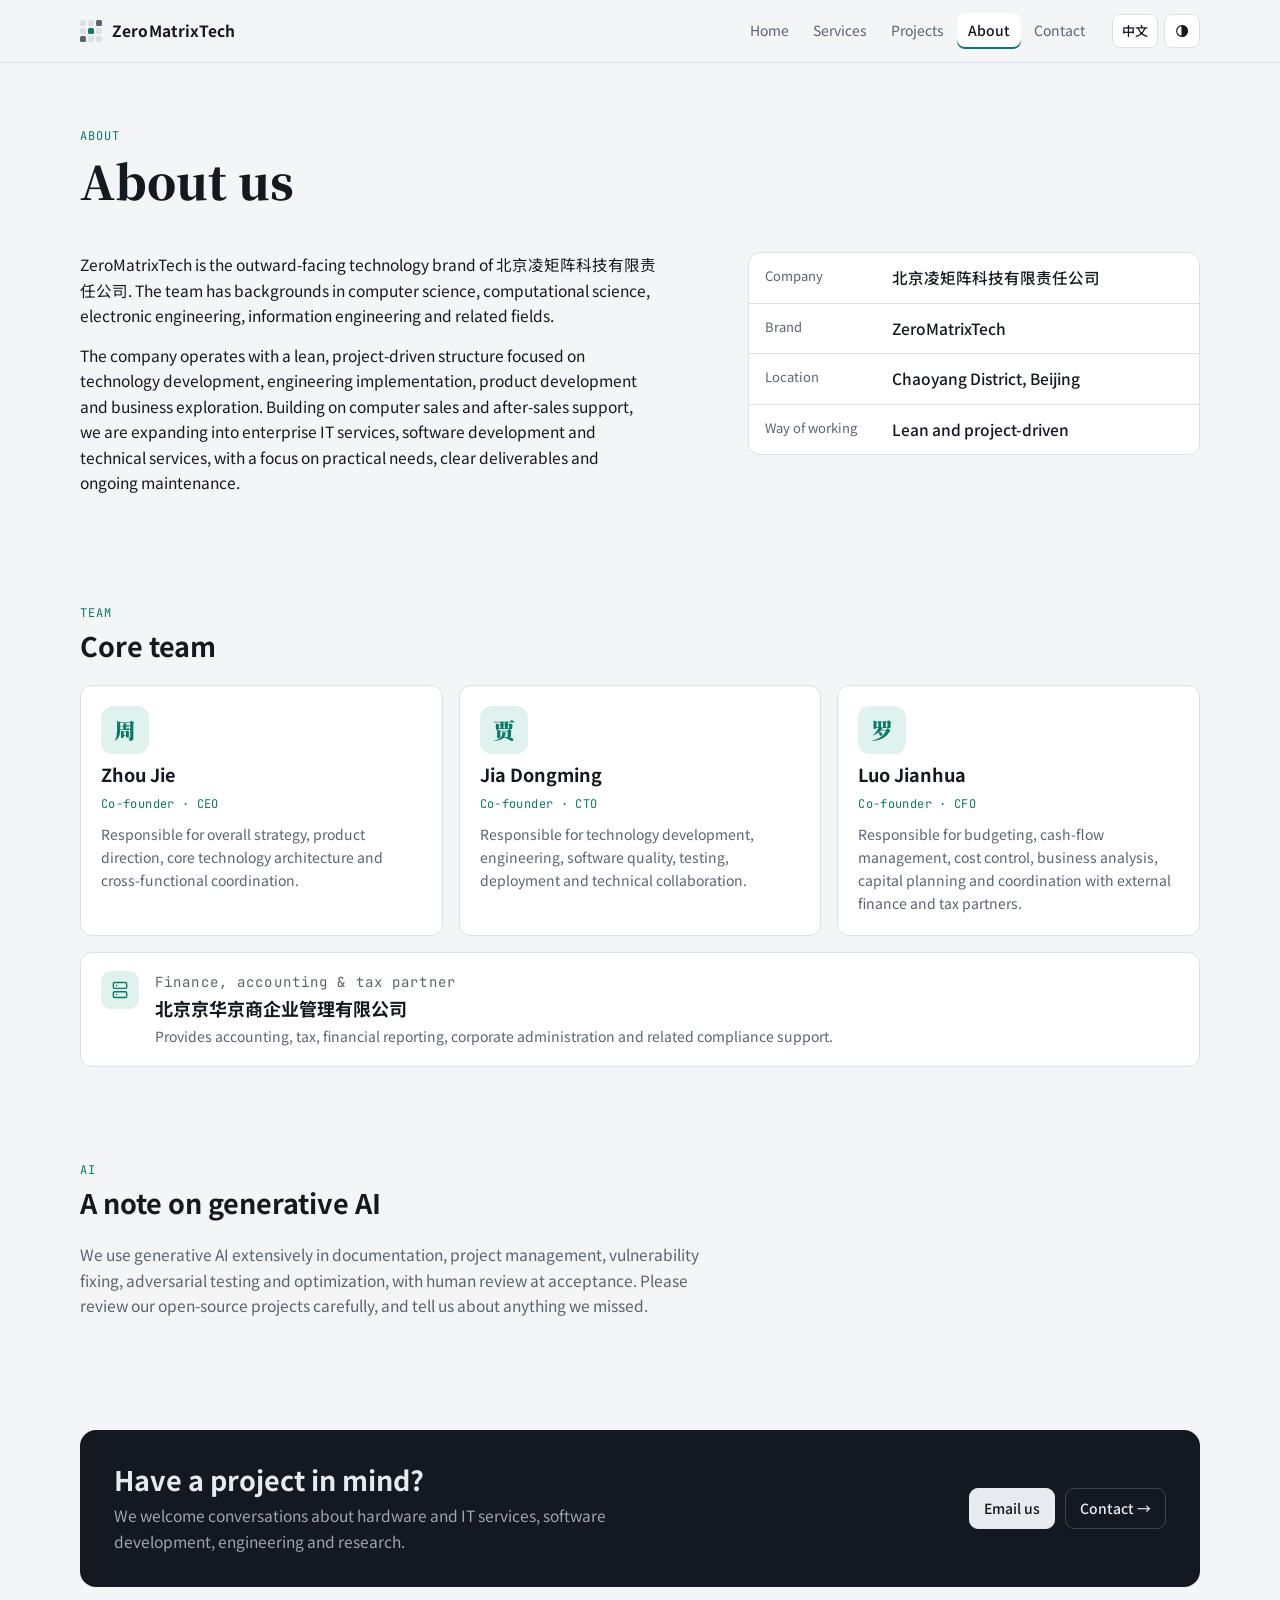
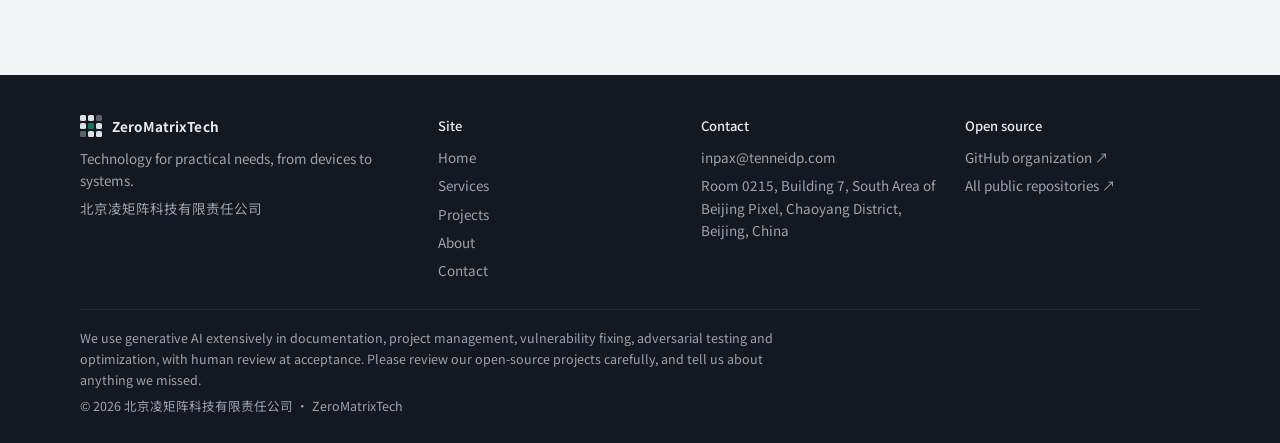
<file: docs/en/about.html>
<!doctype html>
<html lang="en">
<head>
<meta charset="utf-8">
<meta name="viewport" content="width=device-width, initial-scale=1, viewport-fit=cover">
<title>About · ZeroMatrixTech</title>
<meta name="description" content="About ZeroMatrixTech and its core team.">
<link rel="canonical" href="https://zeromatrix.tenneidp.com/en/about.html">
<link rel="alternate" hreflang="zh-CN" href="https://zeromatrix.tenneidp.com/about.html"><link rel="alternate" hreflang="en" href="https://zeromatrix.tenneidp.com/en/about.html"><link rel="alternate" hreflang="x-default" href="https://zeromatrix.tenneidp.com/about.html">
<meta property="og:type" content="website">
<meta property="og:site_name" content="ZeroMatrixTech">
<meta property="og:title" content="About · ZeroMatrixTech">
<meta property="og:description" content="About ZeroMatrixTech and its core team.">
<meta property="og:url" content="https://zeromatrix.tenneidp.com/en/about.html">
<meta property="og:image" content="https://zeromatrix.tenneidp.com/assets/og.png">
<link rel="icon" href="../assets/favicon.svg" type="image/svg+xml">
<link rel="preconnect" href="https://fonts.googleapis.com">
<link rel="preconnect" href="https://fonts.gstatic.com" crossorigin>
<link rel="stylesheet" href="https://fonts.googleapis.com/css2?family=JetBrains+Mono:wght@400;500&family=Noto+Sans+SC:wght@400;500;700&family=Noto+Serif+SC:wght@700;900&display=swap">
<link rel="stylesheet" href="../assets/site.css">
<script>try{var t=localStorage.getItem("zmt-theme");if(t)document.documentElement.dataset.theme=t}catch(e){}</script>
</head>
<body>
<a class="skip" href="#main">Skip to content</a>
<header class="bar">
  <div class="wrap">
    <a class="brand" href="index.html"><span class="mark" aria-hidden="true"><i></i><i></i><i></i><i></i><i></i><i></i><i></i><i></i><i></i></span>ZeroMatrixTech</a>
    <button class="menu" type="button" aria-expanded="false" aria-controls="nav" aria-label="Menu"><svg width="18" height="18" viewBox="0 0 24 24" fill="none" stroke="currentColor" stroke-width="1.7" stroke-linecap="round" stroke-linejoin="round" aria-hidden="true"><path d="M4 7h16M4 12h16M4 17h16"/></svg></button>
    <nav class="nav" id="nav" aria-label="Main"><a href="index.html">Home</a><a href="services.html">Services</a><a href="projects.html">Projects</a><a href="about.html" aria-current="page">About</a><a href="contact.html">Contact</a></nav>
    <div class="tools">
      <a class="lang" href="../about.html" hreflang="zh-CN" lang="zh-CN" title="切换到中文">中文</a>
      <button class="theme" type="button" aria-label="Toggle dark / light"><svg width="16" height="16" viewBox="0 0 24 24" fill="none" stroke="currentColor" stroke-width="1.7" stroke-linecap="round" stroke-linejoin="round" aria-hidden="true"><circle cx="12" cy="12" r="8"/><path d="M12 4a8 8 0 0 1 0 16z" fill="currentColor"/></svg></button>
    </div>
  </div>
</header>
<main id="main">

<div class="pagehead"><div class="wrap"><p class="eyebrow">ABOUT</p><h1>About us</h1></div></div>
<section style="padding-top:20px"><div class="wrap about-intro"><div><p>ZeroMatrixTech is the outward-facing technology brand of 北京凌矩阵科技有限责任公司. The team has backgrounds in computer science, computational science, electronic engineering, information engineering and related fields.</p><p>The company operates with a lean, project-driven structure focused on technology development, engineering implementation, product development and business exploration. Building on computer sales and after-sales support, we are expanding into enterprise IT services, software development and technical services, with a focus on practical needs, clear deliverables and ongoing maintenance.</p></div><dl class="facts"><div><dt>Company</dt><dd>北京凌矩阵科技有限责任公司</dd></div><div><dt>Brand</dt><dd>ZeroMatrixTech</dd></div><div><dt>Location</dt><dd>Chaoyang District, Beijing</dd></div><div><dt>Way of working</dt><dd>Lean and project-driven</dd></div></dl></div></section>
<section><div class="wrap"><div class="head"><h2><small>TEAM</small>Core team</h2></div><div class="team"><div class="person"><span class="mono-av" aria-hidden="true">周</span><h3>Zhou Jie</h3><span class="role">Co-founder · CEO</span><p>Responsible for overall strategy, product direction, core technology architecture and cross-functional coordination.</p></div><div class="person"><span class="mono-av" aria-hidden="true">贾</span><h3>Jia Dongming</h3><span class="role">Co-founder · CTO</span><p>Responsible for technology development, engineering, software quality, testing, deployment and technical collaboration.</p></div><div class="person"><span class="mono-av" aria-hidden="true">罗</span><h3>Luo Jianhua</h3><span class="role">Co-founder · CFO</span><p>Responsible for budgeting, cash-flow management, cost control, business analysis, capital planning and coordination with external finance and tax partners.</p></div></div>
  <div class="partner"><span class="ico"><svg width="20" height="20" viewBox="0 0 24 24" fill="none" stroke="currentColor" stroke-width="1.7" stroke-linecap="round" stroke-linejoin="round" aria-hidden="true"><rect x="4" y="3" width="16" height="7" rx="1.5"/><rect x="4" y="14" width="16" height="7" rx="1.5"/><path d="M8 6.5h.01M8 17.5h.01"/></svg></span><div><p class="eyebrow" style="margin:0 0 2px">Finance, accounting &amp; tax partner</p><h3>北京京华京商企业管理有限公司</h3><p>Provides accounting, tax, financial reporting, corporate administration and related compliance support.</p></div></div>
</div></section>
<section><div class="wrap"><div class="head"><h2><small>AI</small>A note on generative AI</h2></div><p class="prose">We use generative AI extensively in documentation, project management, vulnerability fixing, adversarial testing and optimization, with human review at acceptance. Please review our open-source projects carefully, and tell us about anything we missed.</p></div></section>
<section><div class="wrap"><div class="cta">
  <div><h2>Have a project in mind?</h2><p>We welcome conversations about hardware and IT services, software development, engineering and research.</p></div>
  <div class="row"><a class="btn" href="mailto:inpax@tenneidp.com">Email us</a><a class="btn ghost" href="contact.html">Contact →</a></div>
</div></div></section>
</main>
<footer>
  <div class="wrap">
    <div>
      <div class="brand"><span class="mark" aria-hidden="true"><i></i><i></i><i></i><i></i><i></i><i></i><i></i><i></i><i></i></span>ZeroMatrixTech</div>
      <p style="margin:0">Technology for practical needs, from devices to systems.</p>
      <p style="margin:6px 0 0">北京凌矩阵科技有限责任公司</p>
    </div>
    <div><h4>Site</h4><ul><li><a href="index.html">Home</a></li><li><a href="services.html">Services</a></li><li><a href="projects.html">Projects</a></li><li><a href="about.html">About</a></li><li><a href="contact.html">Contact</a></li></ul></div>
    <div><h4>Contact</h4><ul><li><a href="mailto:inpax@tenneidp.com">inpax@tenneidp.com</a></li><li>Room 0215, Building 7, South Area of Beijing Pixel, Chaoyang District, Beijing, China</li></ul></div>
    <div><h4>Open source</h4><ul><li><a href="https://github.com/ZeroMatrixTech" rel="noopener">GitHub organization ↗</a></li><li><a href="https://github.com/orgs/ZeroMatrixTech/repositories" rel="noopener">All public repositories ↗</a></li></ul></div>
    <div class="legal"><p>We use generative AI extensively in documentation, project management, vulnerability fixing, adversarial testing and optimization, with human review at acceptance. Please review our open-source projects carefully, and tell us about anything we missed.</p><p>© 2026 北京凌矩阵科技有限责任公司 · ZeroMatrixTech</p></div>
  </div>
</footer>
<script src="../assets/site.js"></script>
</body>
</html>
</file>
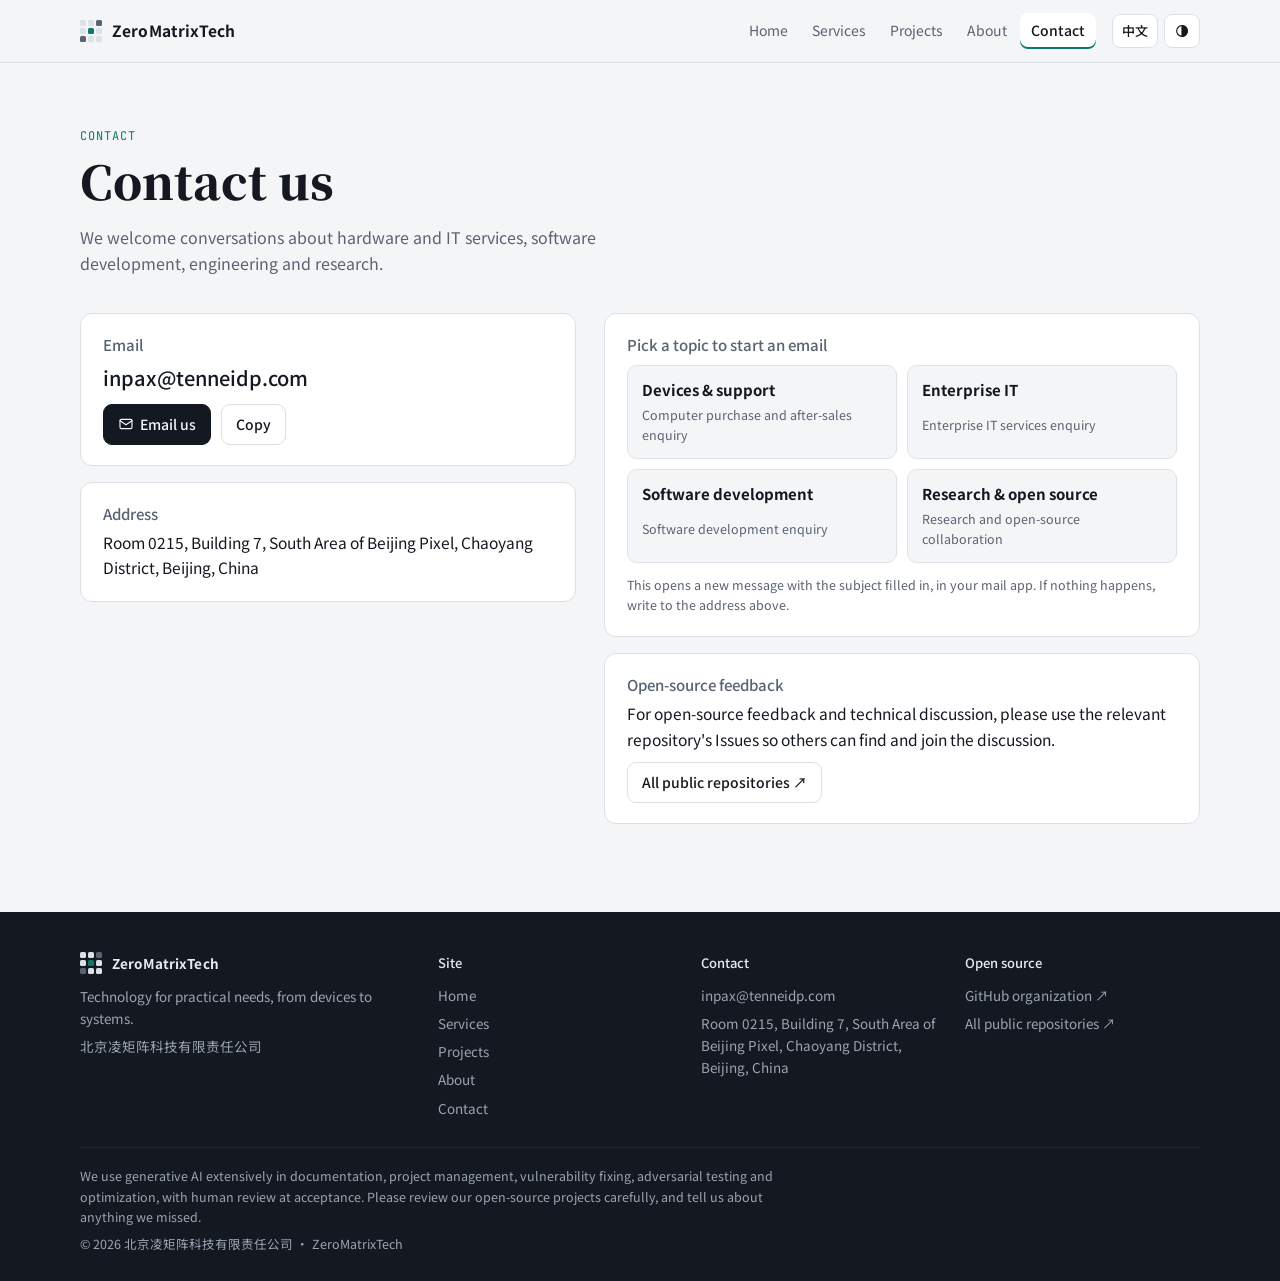
<file: docs/en/contact.html>
<!doctype html>
<html lang="en">
<head>
<meta charset="utf-8">
<meta name="viewport" content="width=device-width, initial-scale=1, viewport-fit=cover">
<title>Contact · ZeroMatrixTech</title>
<meta name="description" content="Contact ZeroMatrixTech: email, address and how to collaborate on open source.">
<link rel="canonical" href="https://zeromatrix.tenneidp.com/en/contact.html">
<link rel="alternate" hreflang="zh-CN" href="https://zeromatrix.tenneidp.com/contact.html"><link rel="alternate" hreflang="en" href="https://zeromatrix.tenneidp.com/en/contact.html"><link rel="alternate" hreflang="x-default" href="https://zeromatrix.tenneidp.com/contact.html">
<meta property="og:type" content="website">
<meta property="og:site_name" content="ZeroMatrixTech">
<meta property="og:title" content="Contact · ZeroMatrixTech">
<meta property="og:description" content="Contact ZeroMatrixTech: email, address and how to collaborate on open source.">
<meta property="og:url" content="https://zeromatrix.tenneidp.com/en/contact.html">
<meta property="og:image" content="https://zeromatrix.tenneidp.com/assets/og.png">
<link rel="icon" href="../assets/favicon.svg" type="image/svg+xml">
<link rel="preconnect" href="https://fonts.googleapis.com">
<link rel="preconnect" href="https://fonts.gstatic.com" crossorigin>
<link rel="stylesheet" href="https://fonts.googleapis.com/css2?family=JetBrains+Mono:wght@400;500&family=Noto+Sans+SC:wght@400;500;700&family=Noto+Serif+SC:wght@700;900&display=swap">
<link rel="stylesheet" href="../assets/site.css">
<script>try{var t=localStorage.getItem("zmt-theme");if(t)document.documentElement.dataset.theme=t}catch(e){}</script>
</head>
<body>
<a class="skip" href="#main">Skip to content</a>
<header class="bar">
  <div class="wrap">
    <a class="brand" href="index.html"><span class="mark" aria-hidden="true"><i></i><i></i><i></i><i></i><i></i><i></i><i></i><i></i><i></i></span>ZeroMatrixTech</a>
    <button class="menu" type="button" aria-expanded="false" aria-controls="nav" aria-label="Menu"><svg width="18" height="18" viewBox="0 0 24 24" fill="none" stroke="currentColor" stroke-width="1.7" stroke-linecap="round" stroke-linejoin="round" aria-hidden="true"><path d="M4 7h16M4 12h16M4 17h16"/></svg></button>
    <nav class="nav" id="nav" aria-label="Main"><a href="index.html">Home</a><a href="services.html">Services</a><a href="projects.html">Projects</a><a href="about.html">About</a><a href="contact.html" aria-current="page">Contact</a></nav>
    <div class="tools">
      <a class="lang" href="../contact.html" hreflang="zh-CN" lang="zh-CN" title="切换到中文">中文</a>
      <button class="theme" type="button" aria-label="Toggle dark / light"><svg width="16" height="16" viewBox="0 0 24 24" fill="none" stroke="currentColor" stroke-width="1.7" stroke-linecap="round" stroke-linejoin="round" aria-hidden="true"><circle cx="12" cy="12" r="8"/><path d="M12 4a8 8 0 0 1 0 16z" fill="currentColor"/></svg></button>
    </div>
  </div>
</header>
<main id="main">

<div class="pagehead"><div class="wrap"><p class="eyebrow">CONTACT</p><h1>Contact us</h1><p class="lede">We welcome conversations about hardware and IT services, software development, engineering and research.</p></div></div>
<section style="padding-top:28px"><div class="wrap contact">
  <div>
    <div class="panel"><h3>Email</h3><p class="big"><span id="mail">inpax@tenneidp.com</span></p>
      <div class="row" style="margin-top:10px"><a class="btn primary" href="mailto:inpax@tenneidp.com"><svg width="16" height="16" viewBox="0 0 24 24" fill="none" stroke="currentColor" stroke-width="1.7" stroke-linecap="round" stroke-linejoin="round" aria-hidden="true"><rect x="3" y="5" width="18" height="14" rx="2"/><path d="m3 7 9 6 9-6"/></svg> Email us</a><button class="btn" type="button" data-copy="mail" data-ok="Copied" data-fail="Copy manually">Copy</button></div></div>
    <div class="panel"><h3>Address</h3><p>Room 0215, Building 7, South Area of Beijing Pixel, Chaoyang District, Beijing, China</p></div>
  </div>
  <div>
    <div class="panel"><h3>Pick a topic to start an email</h3><div class="topics"><a class="topic" href="mailto:inpax@tenneidp.com?subject=%5BZeroMatrixTech%5D%20Computer%20purchase%20and%20after-sales%20enquiry"><b>Devices &amp; support</b><span>Computer purchase and after-sales enquiry</span></a><a class="topic" href="mailto:inpax@tenneidp.com?subject=%5BZeroMatrixTech%5D%20Enterprise%20IT%20services%20enquiry"><b>Enterprise IT</b><span>Enterprise IT services enquiry</span></a><a class="topic" href="mailto:inpax@tenneidp.com?subject=%5BZeroMatrixTech%5D%20Software%20development%20enquiry"><b>Software development</b><span>Software development enquiry</span></a><a class="topic" href="mailto:inpax@tenneidp.com?subject=%5BZeroMatrixTech%5D%20Research%20and%20open-source%20collaboration"><b>Research &amp; open source</b><span>Research and open-source collaboration</span></a></div><p class="note">This opens a new message with the subject filled in, in your mail app. If nothing happens, write to the address above.</p></div>
    <div class="panel"><h3>Open-source feedback</h3><p>For open-source feedback and technical discussion, please use the relevant repository&#x27;s Issues so others can find and join the discussion.</p><div class="row" style="margin-top:10px"><a class="btn" href="https://github.com/orgs/ZeroMatrixTech/repositories" rel="noopener">All public repositories ↗</a></div></div>
  </div>
</div></section>
</main>
<footer>
  <div class="wrap">
    <div>
      <div class="brand"><span class="mark" aria-hidden="true"><i></i><i></i><i></i><i></i><i></i><i></i><i></i><i></i><i></i></span>ZeroMatrixTech</div>
      <p style="margin:0">Technology for practical needs, from devices to systems.</p>
      <p style="margin:6px 0 0">北京凌矩阵科技有限责任公司</p>
    </div>
    <div><h4>Site</h4><ul><li><a href="index.html">Home</a></li><li><a href="services.html">Services</a></li><li><a href="projects.html">Projects</a></li><li><a href="about.html">About</a></li><li><a href="contact.html">Contact</a></li></ul></div>
    <div><h4>Contact</h4><ul><li><a href="mailto:inpax@tenneidp.com">inpax@tenneidp.com</a></li><li>Room 0215, Building 7, South Area of Beijing Pixel, Chaoyang District, Beijing, China</li></ul></div>
    <div><h4>Open source</h4><ul><li><a href="https://github.com/ZeroMatrixTech" rel="noopener">GitHub organization ↗</a></li><li><a href="https://github.com/orgs/ZeroMatrixTech/repositories" rel="noopener">All public repositories ↗</a></li></ul></div>
    <div class="legal"><p>We use generative AI extensively in documentation, project management, vulnerability fixing, adversarial testing and optimization, with human review at acceptance. Please review our open-source projects carefully, and tell us about anything we missed.</p><p>© 2026 北京凌矩阵科技有限责任公司 · ZeroMatrixTech</p></div>
  </div>
</footer>
<script src="../assets/site.js"></script>
</body>
</html>
</file>
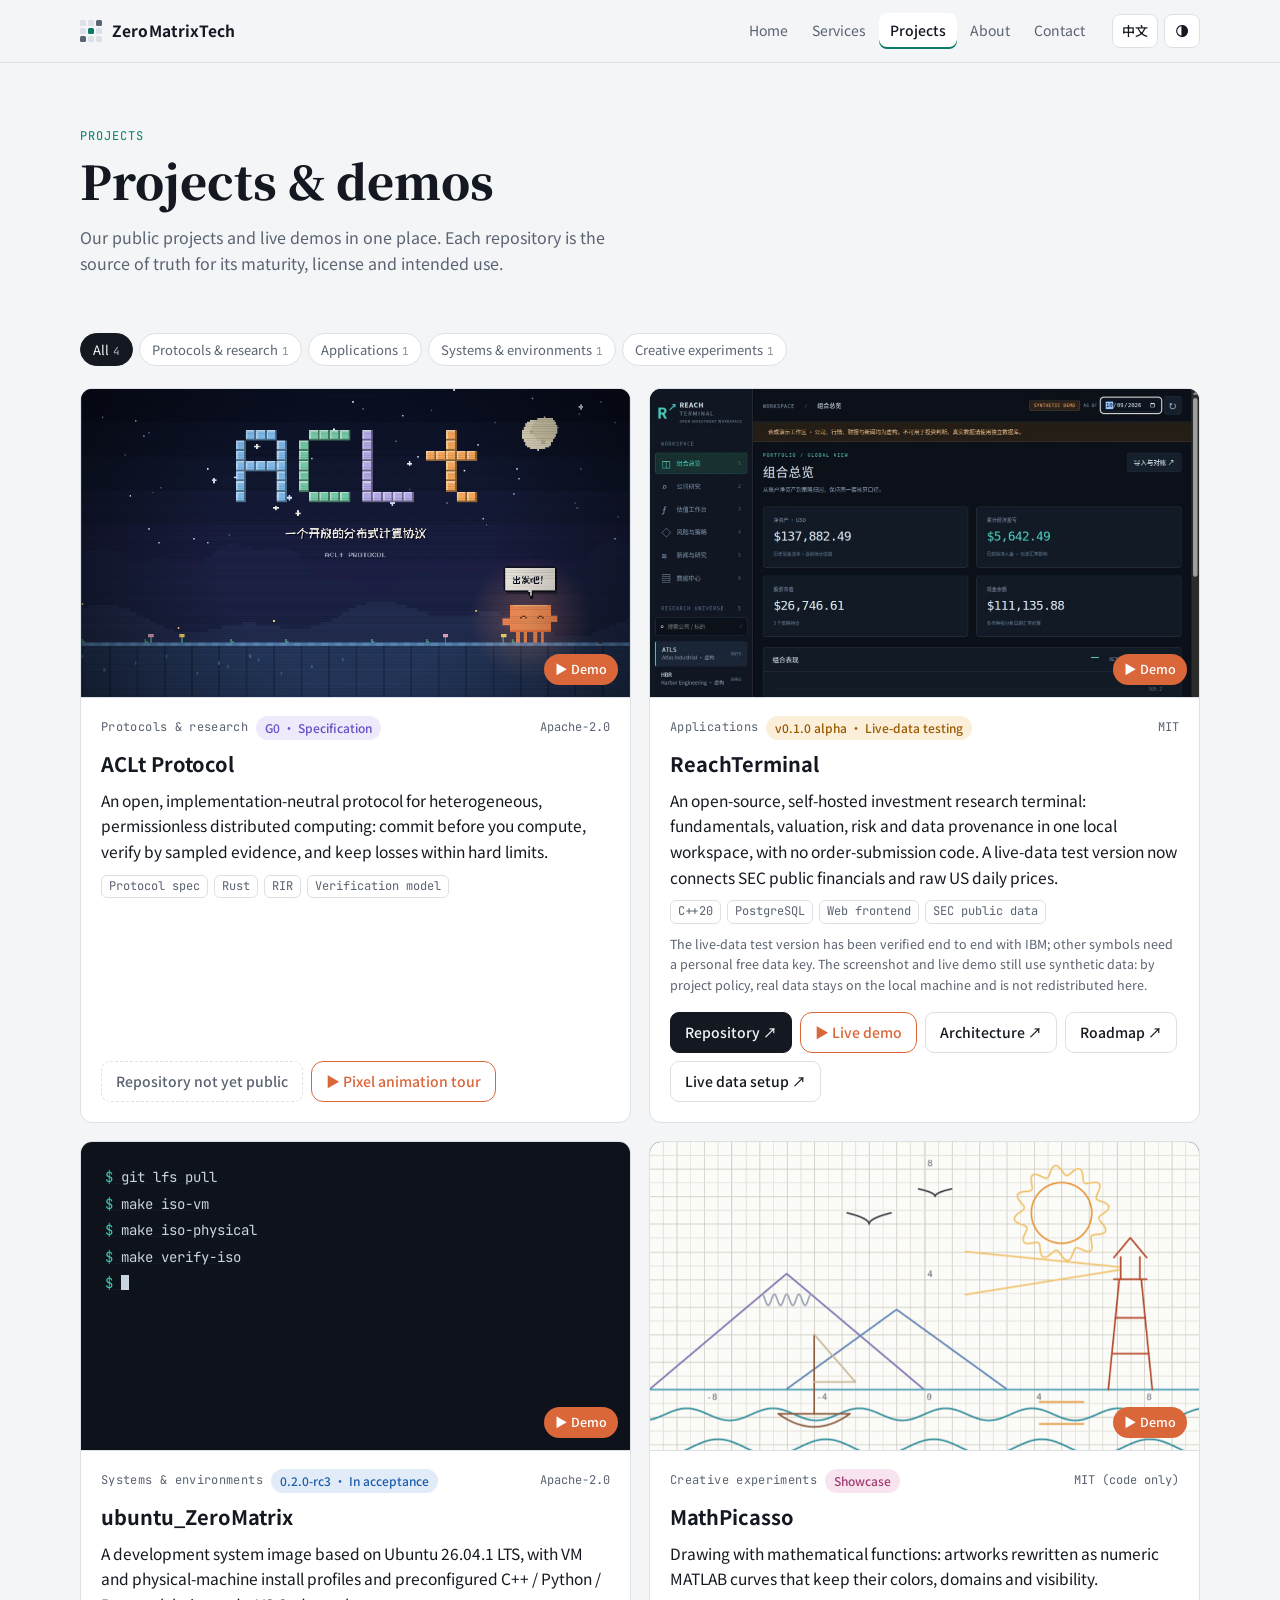
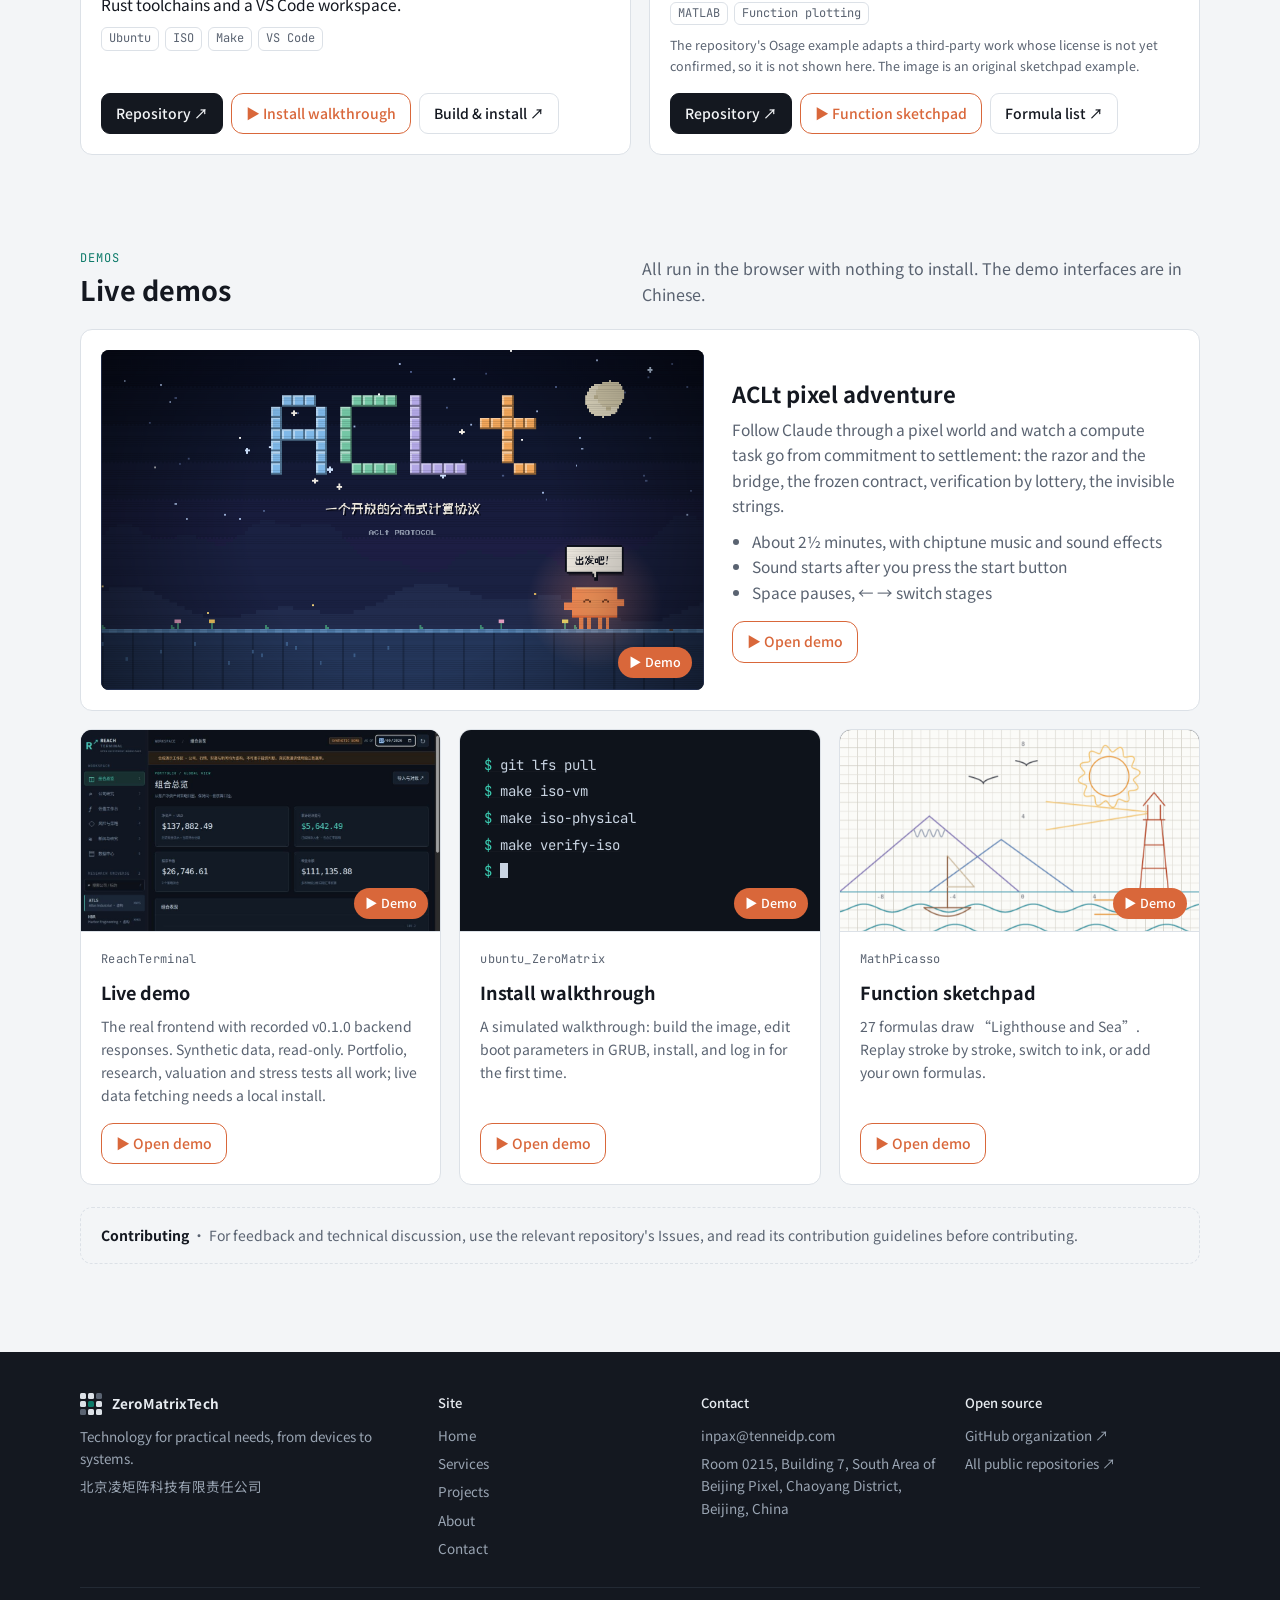
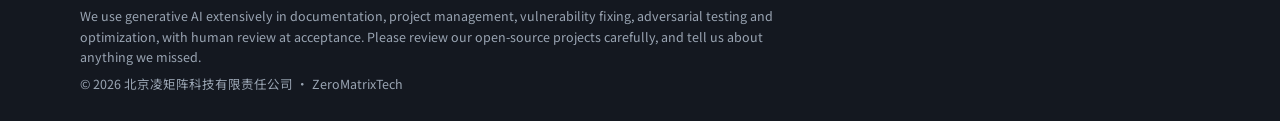
<file: docs/en/projects.html>
<!doctype html>
<html lang="en">
<head>
<meta charset="utf-8">
<meta name="viewport" content="width=device-width, initial-scale=1, viewport-fit=cover">
<title>Projects &amp; demos · ZeroMatrixTech</title>
<meta name="description" content="Public projects and live demos from ZeroMatrixTech: ACLt, ReachTerminal, ubuntu_ZeroMatrix and MathPicasso.">
<link rel="canonical" href="https://zeromatrix.tenneidp.com/en/projects.html">
<link rel="alternate" hreflang="zh-CN" href="https://zeromatrix.tenneidp.com/projects.html"><link rel="alternate" hreflang="en" href="https://zeromatrix.tenneidp.com/en/projects.html"><link rel="alternate" hreflang="x-default" href="https://zeromatrix.tenneidp.com/projects.html">
<meta property="og:type" content="website">
<meta property="og:site_name" content="ZeroMatrixTech">
<meta property="og:title" content="Projects &amp; demos · ZeroMatrixTech">
<meta property="og:description" content="Public projects and live demos from ZeroMatrixTech: ACLt, ReachTerminal, ubuntu_ZeroMatrix and MathPicasso.">
<meta property="og:url" content="https://zeromatrix.tenneidp.com/en/projects.html">
<meta property="og:image" content="https://zeromatrix.tenneidp.com/assets/og.png">
<link rel="icon" href="../assets/favicon.svg" type="image/svg+xml">
<link rel="preconnect" href="https://fonts.googleapis.com">
<link rel="preconnect" href="https://fonts.gstatic.com" crossorigin>
<link rel="stylesheet" href="https://fonts.googleapis.com/css2?family=JetBrains+Mono:wght@400;500&family=Noto+Sans+SC:wght@400;500;700&family=Noto+Serif+SC:wght@700;900&display=swap">
<link rel="stylesheet" href="../assets/site.css">
<script>try{var t=localStorage.getItem("zmt-theme");if(t)document.documentElement.dataset.theme=t}catch(e){}</script>
</head>
<body>
<a class="skip" href="#main">Skip to content</a>
<header class="bar">
  <div class="wrap">
    <a class="brand" href="index.html"><span class="mark" aria-hidden="true"><i></i><i></i><i></i><i></i><i></i><i></i><i></i><i></i><i></i></span>ZeroMatrixTech</a>
    <button class="menu" type="button" aria-expanded="false" aria-controls="nav" aria-label="Menu"><svg width="18" height="18" viewBox="0 0 24 24" fill="none" stroke="currentColor" stroke-width="1.7" stroke-linecap="round" stroke-linejoin="round" aria-hidden="true"><path d="M4 7h16M4 12h16M4 17h16"/></svg></button>
    <nav class="nav" id="nav" aria-label="Main"><a href="index.html">Home</a><a href="services.html">Services</a><a href="projects.html" aria-current="page">Projects</a><a href="about.html">About</a><a href="contact.html">Contact</a></nav>
    <div class="tools">
      <a class="lang" href="../projects.html" hreflang="zh-CN" lang="zh-CN" title="切换到中文">中文</a>
      <button class="theme" type="button" aria-label="Toggle dark / light"><svg width="16" height="16" viewBox="0 0 24 24" fill="none" stroke="currentColor" stroke-width="1.7" stroke-linecap="round" stroke-linejoin="round" aria-hidden="true"><circle cx="12" cy="12" r="8"/><path d="M12 4a8 8 0 0 1 0 16z" fill="currentColor"/></svg></button>
    </div>
  </div>
</header>
<main id="main">

<div class="pagehead"><div class="wrap"><p class="eyebrow">PROJECTS</p><h1>Projects &amp; demos</h1><p class="lede">Our public projects and live demos in one place. Each repository is the source of truth for its maturity, license and intended use.</p></div></div>
<section><div class="wrap">
  <div class="head"><div class="chips" role="group" aria-label="Filter by area"><button class="chip" type="button" data-cat="all" aria-pressed="true">All<em>4</em></button><button class="chip" type="button" data-cat="protocol" aria-pressed="false">Protocols &amp; research<em>1</em></button><button class="chip" type="button" data-cat="app" aria-pressed="false">Applications<em>1</em></button><button class="chip" type="button" data-cat="system" aria-pressed="false">Systems &amp; environments<em>1</em></button><button class="chip" type="button" data-cat="creative" aria-pressed="false">Creative experiments<em>1</em></button></div></div>
  <div class="grid"><article class="card" data-cat="protocol" id="aclt"><a class="media" href="../demos/aclt-theater.html" aria-label="ACLt Protocol"><img src="../assets/aclt-theater.png" alt="Opening frame of the ACLt pixel animation" loading="lazy" width="960" height="540"><span class="play">▶ Demo</span></a>
  <div class="body">
    <div class="meta"><span class="cat">Protocols &amp; research</span><span class="status tone-research">G0 · Specification</span><span class="lic">Apache-2.0</span></div>
    <h3>ACLt Protocol</h3>
    <p class="sum">An open, implementation-neutral protocol for heterogeneous, permissionless distributed computing: commit before you compute, verify by sampled evidence, and keep losses within hard limits.</p>
    <ul class="tags"><li>Protocol spec</li><li>Rust</li><li>RIR</li><li>Verification model</li></ul>
    <div class="actions"><span class="btn off">Repository not yet public</span><a class="btn demo" href="../demos/aclt-theater.html">▶ Pixel animation tour</a></div>
  </div>
</article><article class="card" data-cat="app" id="reachterminal"><a class="media" href="../demos/reachterminal/index.html" aria-label="ReachTerminal"><img src="../assets/reachterminal.png" alt="ReachTerminal portfolio overview (synthetic demo data)" loading="lazy" width="960" height="540"><span class="play">▶ Demo</span></a>
  <div class="body">
    <div class="meta"><span class="cat">Applications</span><span class="status tone-alpha">v0.1.0 alpha · Live-data testing</span><span class="lic">MIT</span></div>
    <h3>ReachTerminal</h3>
    <p class="sum">An open-source, self-hosted investment research terminal: fundamentals, valuation, risk and data provenance in one local workspace, with no order-submission code. A live-data test version now connects SEC public financials and raw US daily prices.</p>
    <ul class="tags"><li>C++20</li><li>PostgreSQL</li><li>Web frontend</li><li>SEC public data</li></ul><p class="note">The live-data test version has been verified end to end with IBM; other symbols need a personal free data key. The screenshot and live demo still use synthetic data: by project policy, real data stays on the local machine and is not redistributed here.</p>
    <div class="actions"><a class="btn primary" href="https://github.com/ZeroMatrixTech/ReachTerminal" rel="noopener">Repository ↗</a><a class="btn demo" href="../demos/reachterminal/index.html">▶ Live demo</a><a class="btn" href="https://github.com/ZeroMatrixTech/ReachTerminal/blob/main/docs/architecture.md" rel="noopener">Architecture ↗</a><a class="btn" href="https://github.com/ZeroMatrixTech/ReachTerminal/blob/main/docs/roadmap.md" rel="noopener">Roadmap ↗</a><a class="btn" href="https://github.com/ZeroMatrixTech/ReachTerminal/blob/main/docs/live-data.md" rel="noopener">Live data setup ↗</a></div>
  </div>
</article><article class="card" data-cat="system" id="ubuntu-zeromatrix"><a class="media" href="../demos/ubuntu-zeromatrix/index.html" aria-label="ubuntu_ZeroMatrix"><div class="term" aria-hidden="true"><div><span class="p">$ </span>git lfs pull</div><div><span class="p">$ </span>make iso-vm</div><div><span class="p">$ </span>make iso-physical</div><div><span class="p">$ </span>make verify-iso</div><div><span class="p">$ </span><span class="c"></span></div></div><span class="play">▶ Demo</span></a>
  <div class="body">
    <div class="meta"><span class="cat">Systems &amp; environments</span><span class="status tone-rc">0.2.0-rc3 · In acceptance</span><span class="lic">Apache-2.0</span></div>
    <h3>ubuntu_ZeroMatrix</h3>
    <p class="sum">A development system image based on Ubuntu 26.04.1 LTS, with VM and physical-machine install profiles and preconfigured C++ / Python / Rust toolchains and a VS Code workspace.</p>
    <ul class="tags"><li>Ubuntu</li><li>ISO</li><li>Make</li><li>VS Code</li></ul>
    <div class="actions"><a class="btn primary" href="https://github.com/ZeroMatrixTech/ubuntu_ZeroMatrix" rel="noopener">Repository ↗</a><a class="btn demo" href="../demos/ubuntu-zeromatrix/index.html">▶ Install walkthrough</a><a class="btn" href="https://github.com/ZeroMatrixTech/ubuntu_ZeroMatrix/blob/main/docs/build-and-install.md" rel="noopener">Build &amp; install ↗</a></div>
  </div>
</article><article class="card" data-cat="creative" id="mathpicasso"><a class="media" href="../demos/mathpicasso/index.html" aria-label="MathPicasso"><img src="../assets/mathpicasso.png" alt="“Lighthouse and Sea” in the function sketchpad: mountains, sea, a lighthouse and a boat drawn with function curves" loading="lazy" width="960" height="540"><span class="play">▶ Demo</span></a>
  <div class="body">
    <div class="meta"><span class="cat">Creative experiments</span><span class="status tone-exp">Showcase</span><span class="lic">MIT (code only)</span></div>
    <h3>MathPicasso</h3>
    <p class="sum">Drawing with mathematical functions: artworks rewritten as numeric MATLAB curves that keep their colors, domains and visibility.</p>
    <ul class="tags"><li>MATLAB</li><li>Function plotting</li></ul><p class="note">The repository&#x27;s Osage example adapts a third-party work whose license is not yet confirmed, so it is not shown here. The image is an original sketchpad example.</p>
    <div class="actions"><a class="btn primary" href="https://github.com/ZeroMatrixTech/MathPicasso" rel="noopener">Repository ↗</a><a class="btn demo" href="../demos/mathpicasso/index.html">▶ Function sketchpad</a><a class="btn" href="https://github.com/ZeroMatrixTech/MathPicasso/blob/main/docs/formulas.md" rel="noopener">Formula list ↗</a></div>
  </div>
</article></div>
</div></section>
<section id="demos"><div class="wrap">
  <div class="head"><h2><small>DEMOS</small>Live demos</h2><p class="lede">All run in the browser with nothing to install. The demo interfaces are in Chinese.</p></div>
  <div class="feature">
    <a class="media" href="../demos/aclt-theater.html" aria-label="ACLt Protocol"><img src="../assets/aclt-theater.png" alt="Opening frame of the ACLt pixel animation" loading="lazy" width="960" height="540"><span class="play">▶ Demo</span></a>
    <div><h3>ACLt pixel adventure</h3><p>Follow Claude through a pixel world and watch a compute task go from commitment to settlement: the razor and the bridge, the frozen contract, verification by lottery, the invisible strings.</p><ul><li>About 2½ minutes, with chiptune music and sound effects</li><li>Sound starts after you press the start button</li><li>Space pauses, ← → switch stages</li></ul>
    <div class="row"><a class="btn demo" href="../demos/aclt-theater.html">▶ Open demo</a></div></div>
  </div>
  <div class="demos"><article class="demo"><a class="media" href="../demos/reachterminal/index.html" aria-label="ReachTerminal"><img src="../assets/reachterminal.png" alt="ReachTerminal portfolio overview (synthetic demo data)" loading="lazy" width="960" height="540"><span class="play">▶ Demo</span></a>
  <div class="body"><div class="meta"><span class="cat">ReachTerminal</span></div><h3>Live demo</h3><p>The real frontend with recorded v0.1.0 backend responses. Synthetic data, read-only. Portfolio, research, valuation and stress tests all work; live data fetching needs a local install.</p>
  <div class="actions"><a class="btn demo" href="../demos/reachterminal/index.html">▶ Open demo</a></div></div>
</article><article class="demo"><a class="media" href="../demos/ubuntu-zeromatrix/index.html" aria-label="ubuntu_ZeroMatrix"><div class="term" aria-hidden="true"><div><span class="p">$ </span>git lfs pull</div><div><span class="p">$ </span>make iso-vm</div><div><span class="p">$ </span>make iso-physical</div><div><span class="p">$ </span>make verify-iso</div><div><span class="p">$ </span><span class="c"></span></div></div><span class="play">▶ Demo</span></a>
  <div class="body"><div class="meta"><span class="cat">ubuntu_ZeroMatrix</span></div><h3>Install walkthrough</h3><p>A simulated walkthrough: build the image, edit boot parameters in GRUB, install, and log in for the first time.</p>
  <div class="actions"><a class="btn demo" href="../demos/ubuntu-zeromatrix/index.html">▶ Open demo</a></div></div>
</article><article class="demo"><a class="media" href="../demos/mathpicasso/index.html" aria-label="MathPicasso"><img src="../assets/mathpicasso.png" alt="“Lighthouse and Sea” in the function sketchpad: mountains, sea, a lighthouse and a boat drawn with function curves" loading="lazy" width="960" height="540"><span class="play">▶ Demo</span></a>
  <div class="body"><div class="meta"><span class="cat">MathPicasso</span></div><h3>Function sketchpad</h3><p>27 formulas draw “Lighthouse and Sea”. Replay stroke by stroke, switch to ink, or add your own formulas.</p>
  <div class="actions"><a class="btn demo" href="../demos/mathpicasso/index.html">▶ Open demo</a></div></div>
</article></div>
  <div class="callout"><b>Contributing</b> · For feedback and technical discussion, use the relevant repository&#x27;s Issues, and read its contribution guidelines before contributing.</div>
</div></section>
</main>
<footer>
  <div class="wrap">
    <div>
      <div class="brand"><span class="mark" aria-hidden="true"><i></i><i></i><i></i><i></i><i></i><i></i><i></i><i></i><i></i></span>ZeroMatrixTech</div>
      <p style="margin:0">Technology for practical needs, from devices to systems.</p>
      <p style="margin:6px 0 0">北京凌矩阵科技有限责任公司</p>
    </div>
    <div><h4>Site</h4><ul><li><a href="index.html">Home</a></li><li><a href="services.html">Services</a></li><li><a href="projects.html">Projects</a></li><li><a href="about.html">About</a></li><li><a href="contact.html">Contact</a></li></ul></div>
    <div><h4>Contact</h4><ul><li><a href="mailto:inpax@tenneidp.com">inpax@tenneidp.com</a></li><li>Room 0215, Building 7, South Area of Beijing Pixel, Chaoyang District, Beijing, China</li></ul></div>
    <div><h4>Open source</h4><ul><li><a href="https://github.com/ZeroMatrixTech" rel="noopener">GitHub organization ↗</a></li><li><a href="https://github.com/orgs/ZeroMatrixTech/repositories" rel="noopener">All public repositories ↗</a></li></ul></div>
    <div class="legal"><p>We use generative AI extensively in documentation, project management, vulnerability fixing, adversarial testing and optimization, with human review at acceptance. Please review our open-source projects carefully, and tell us about anything we missed.</p><p>© 2026 北京凌矩阵科技有限责任公司 · ZeroMatrixTech</p></div>
  </div>
</footer>
<script src="../assets/site.js"></script>
</body>
</html>
</file>
<file: docs/assets/site.css>
/* ZeroMatrixTech site styles. Generated pages link this file; edit here, not in the HTML.
   Layout: sticky bar, wide hero, sectioned content on a 1160px column, dark footer band. */
:root{
  --bg:#F3F5F7; --surface:#FFFFFF; --ink:#141820; --muted:#5A6371; --line:#DCE1E7; --accent:#0C7A69; --accent-soft:#E0F2EE; --warm:#D9673A; --band:#141820; --band-ink:#E7EBF0; --band-muted:#9AA5B3;
  --t-research:#6A4FC7; --t-research-bg:#EEEAFB; --t-alpha:#9A5B00; --t-alpha-bg:#FCEFD9; --t-rc:#1F5FAD; --t-rc-bg:#E2ECF9; --t-stable:#167A4A; --t-stable-bg:#DDF3E6; --t-exp:#A33E74; --t-exp-bg:#F8E4EF;
  --display:"Noto Serif SC","Songti SC",serif; --body:"Noto Sans SC","PingFang SC","Microsoft YaHei",system-ui,sans-serif; --mono:"JetBrains Mono",ui-monospace,Menlo,monospace;
  --radius:12px;
}
@media (prefers-color-scheme: dark){:root:not([data-theme="light"]){
  --bg:#0D1015; --surface:#151A21; --ink:#E7EBF0; --muted:#94A0AF; --line:#27303B; --accent:#3BCBB1; --accent-soft:#12302B; --warm:#F0895B; --band:#080A0E; --band-ink:#E7EBF0; --band-muted:#8792A0;
  --t-research:#B9A6FF; --t-research-bg:#251D42; --t-alpha:#F4C26B; --t-alpha-bg:#3A2A0C; --t-rc:#8DB8F2; --t-rc-bg:#14273F; --t-stable:#7FD8A6; --t-stable-bg:#10301F; --t-exp:#F29CC8; --t-exp-bg:#3A1529; color-scheme:dark;
}}
:root[data-theme="dark"]{
  --bg:#0D1015; --surface:#151A21; --ink:#E7EBF0; --muted:#94A0AF; --line:#27303B; --accent:#3BCBB1; --accent-soft:#12302B; --warm:#F0895B; --band:#080A0E; --band-ink:#E7EBF0; --band-muted:#8792A0;
  --t-research:#B9A6FF; --t-research-bg:#251D42; --t-alpha:#F4C26B; --t-alpha-bg:#3A2A0C; --t-rc:#8DB8F2; --t-rc-bg:#14273F; --t-stable:#7FD8A6; --t-stable-bg:#10301F; --t-exp:#F29CC8; --t-exp-bg:#3A1529; color-scheme:dark;
}
*{box-sizing:border-box}
html{scroll-behavior:smooth;background:var(--bg)}
body{margin:0;background:var(--bg);color:var(--ink);font-family:var(--body);font-size:15px;line-height:1.7}
html[lang="en"] body{font-size:15.5px;line-height:1.65}
a{color:inherit}
img{max-width:100%;display:block}
[hidden]{display:none!important}
.wrap{max-width:1160px;margin:0 auto;padding-inline:20px}
:focus-visible{outline:2px solid var(--accent);outline-offset:3px;border-radius:6px}
.skip{position:absolute;left:-999px;top:8px;background:var(--ink);color:var(--bg);padding:6px 12px;border-radius:6px;z-index:20}
.skip:focus{left:12px}

/* bar */
.bar{position:sticky;top:0;z-index:10;background:color-mix(in srgb,var(--bg) 88%,transparent);backdrop-filter:blur(10px);border-bottom:1px solid var(--line)}
.bar .wrap{display:flex;align-items:center;gap:16px;min-height:62px}
.brand{display:flex;align-items:center;gap:10px;text-decoration:none;font-weight:700;letter-spacing:.01em;white-space:nowrap}
.mark{display:grid;grid-template-columns:repeat(3,6px);gap:2px}
.mark i{width:6px;height:6px;border-radius:1.5px;background:var(--line)}
.mark i:nth-child(5){background:var(--accent)}
.mark i:nth-child(3),.mark i:nth-child(7){background:var(--muted)}
.nav{display:flex;gap:2px;margin-left:auto}
.nav a{text-decoration:none;color:var(--muted);padding:6px 11px;border-radius:8px;font-size:14px;white-space:nowrap}
.nav a:hover{color:var(--ink);background:var(--surface)}
.nav a[aria-current="page"]{color:var(--ink);font-weight:500;background:var(--surface);box-shadow:inset 0 -2px 0 var(--accent)}
.tools{display:flex;gap:6px;flex:0 0 auto}
.lang,.theme{border:1px solid var(--line);background:var(--surface);color:var(--ink);border-radius:8px;height:34px;min-width:36px;padding:0 9px;cursor:pointer;display:grid;place-items:center;font:inherit;font-size:13px;font-weight:500;text-decoration:none}
.menu{display:none}

/* type & common */
h1{font-family:var(--display);font-weight:900;font-size:clamp(28px,4vw,46px);line-height:1.2;margin:0 0 16px;text-wrap:balance}
h2{font-size:clamp(22px,2.4vw,27px);margin:0;line-height:1.3;text-wrap:balance}
h2 small,.eyebrow{display:block;font-family:var(--mono);font-size:12px;font-weight:400;color:var(--accent);letter-spacing:.08em;margin-bottom:6px}
h3{margin:0;font-size:18px;line-height:1.4}
.lede{color:var(--muted);margin:0 0 22px;max-width:62ch;font-size:16px}
section{padding-block:48px}
.head{display:flex;align-items:end;justify-content:space-between;gap:16px;flex-wrap:wrap;margin-bottom:22px}
.head .lede{margin:0}
.btn{display:inline-flex;align-items:center;gap:6px;padding:8px 14px;border-radius:9px;border:1px solid var(--line);background:var(--surface);text-decoration:none;font-size:14px;font-weight:500;color:var(--ink);white-space:nowrap;cursor:pointer;font-family:inherit}
.btn:hover{border-color:var(--muted)}
.btn.primary{background:var(--ink);color:var(--bg);border-color:var(--ink)}
.btn.primary:hover{opacity:.88}
.btn.demo{border-color:var(--warm);color:var(--warm)}
.btn.off{color:var(--muted);border-style:dashed;cursor:default}
.row{display:flex;gap:10px;flex-wrap:wrap}
.muted{color:var(--muted)}
.small{font-size:13px}

/* page hero (inner pages) */
.pagehead{padding-block:52px 8px}
.pagehead .lede{margin-bottom:0}

/* home hero */
.hero{padding-block:60px 20px}
.hero .wrap{display:grid;grid-template-columns:minmax(0,1.1fr) minmax(0,.9fr);gap:48px;align-items:center}
.matrix{width:100%;aspect-ratio:4/3;max-width:100%;border:1px solid var(--line);border-radius:var(--radius);background:var(--surface)}
.doors{display:grid;grid-template-columns:repeat(2,minmax(0,1fr));gap:14px;margin-top:6px}
.door{display:grid;gap:4px;padding:16px 18px;border:1px solid var(--line);border-radius:var(--radius);background:var(--surface);text-decoration:none;transition:border-color .2s,transform .2s;min-width:0}
.door:hover{border-color:var(--accent);transform:translateY(-2px)}
.door .k{font-family:var(--mono);font-size:12px;color:var(--accent);letter-spacing:.04em}
.door b{font-size:18px}
.door span:last-child{color:var(--muted);font-size:14px}
.door b::after{content:" →";color:var(--accent)}

/* services */
.tiles{display:grid;grid-template-columns:repeat(4,minmax(0,1fr));gap:14px}
.tile{background:var(--surface);border:1px solid var(--line);border-radius:var(--radius);padding:18px;display:grid;gap:8px;align-content:start;min-width:0}
.tile p{margin:0;color:var(--muted);font-size:14px}
.ico{width:38px;height:38px;border-radius:10px;background:var(--accent-soft);color:var(--accent);display:grid;place-items:center}
.ico svg{width:20px;height:20px}
.svc{display:grid;grid-template-columns:minmax(0,1fr) minmax(0,1.3fr);gap:28px;padding-block:28px;border-top:1px solid var(--line)}
.svc:first-child{border-top:0}
.svc .t{display:flex;gap:14px;align-items:flex-start}
.svc p{margin:0 0 12px;max-width:62ch}
.rel{display:flex;gap:8px;flex-wrap:wrap;align-items:center}
.rel .lbl{font-family:var(--mono);font-size:12px;color:var(--muted);letter-spacing:.04em}
.chiplink{display:inline-flex;gap:6px;align-items:center;border:1px solid var(--line);border-radius:999px;padding:3px 11px;font-size:13px;text-decoration:none;background:var(--surface)}
.chiplink:hover{border-color:var(--accent);color:var(--accent)}

/* process (a real sequence, so numbered) */
.steps{list-style:none;margin:0;padding:0;display:grid;grid-template-columns:repeat(4,minmax(0,1fr));gap:14px;counter-reset:s}
.steps li{counter-increment:s;background:var(--surface);border:1px solid var(--line);border-radius:var(--radius);padding:16px 18px;min-width:0}
.steps li::before{content:counter(s,decimal-leading-zero);display:block;font-family:var(--mono);font-size:13px;color:var(--accent);margin-bottom:6px}
.steps b{display:block;margin-bottom:4px}
.steps span{color:var(--muted);font-size:14px}

/* project cards */
.chips{display:flex;gap:6px;flex-wrap:wrap}
.chip{border:1px solid var(--line);background:var(--surface);color:var(--muted);padding:5px 12px;border-radius:999px;cursor:pointer;font:inherit;font-size:13px}
.chip[aria-pressed="true"]{background:var(--ink);color:var(--bg);border-color:var(--ink)}
.chip em{font-style:normal;font-family:var(--mono);font-size:11px;opacity:.7;margin-left:4px}
.grid{display:grid;grid-template-columns:repeat(2,minmax(0,1fr));gap:18px}
.grid.compact{grid-template-columns:repeat(4,minmax(0,1fr))}
.card{display:flex;flex-direction:column;background:var(--surface);border:1px solid var(--line);border-radius:var(--radius);overflow:hidden;min-width:0;transition:border-color .2s,transform .2s}
.card:hover{border-color:var(--muted);transform:translateY(-2px)}
.media{display:block;aspect-ratio:16/9;max-width:100%;background:#0E131B;overflow:hidden;position:relative;border-bottom:1px solid var(--line)}
.media img{width:100%;height:100%;object-fit:cover;object-position:top left}
.term{height:100%;padding:22px 24px;font-family:var(--mono);font-size:14px;color:#C9D4E2;line-height:1.9;background:#0E131B}
.compact .term{padding:12px 14px;font-size:11px;line-height:1.7}
.term .p{color:#3BCBB1}
.term .c{display:inline-block;width:8px;height:15px;background:#C9D4E2;vertical-align:-2px;animation:blink 1.1s steps(1) infinite}
@keyframes blink{50%{opacity:0}}
.play{position:absolute;right:12px;bottom:12px;background:var(--warm);color:#fff;font-size:12.5px;font-weight:500;padding:5px 11px;border-radius:999px}
.body{padding:18px 20px 20px;display:flex;flex-direction:column;gap:10px;flex:1;min-width:0}
.compact .body{padding:14px 16px 16px;gap:6px}
.meta{display:flex;gap:8px;align-items:center;flex-wrap:wrap;font-size:12px}
.cat{color:var(--muted);font-family:var(--mono);letter-spacing:.03em}
.status{padding:2px 9px;border-radius:999px;font-weight:500}
.tone-research{color:var(--t-research);background:var(--t-research-bg)}
.tone-alpha{color:var(--t-alpha);background:var(--t-alpha-bg)}
.tone-rc{color:var(--t-rc);background:var(--t-rc-bg)}
.tone-stable{color:var(--t-stable);background:var(--t-stable-bg)}
.tone-exp{color:var(--t-exp);background:var(--t-exp-bg)}
.lic{margin-left:auto;font-family:var(--mono);color:var(--muted)}
.card h3{font-size:20px}
.compact .card h3{font-size:16px}
.card .sum{margin:0}
.compact .sum{font-size:13.5px;color:var(--muted)}
.tags{list-style:none;display:flex;gap:6px;flex-wrap:wrap;margin:0;padding:0}
.tags li{font-family:var(--mono);font-size:12px;color:var(--muted);border:1px solid var(--line);border-radius:6px;padding:1px 7px}
.actions{display:flex;gap:8px;flex-wrap:wrap;margin-top:auto;padding-top:6px}
.note{margin:0;font-size:12.5px;color:var(--muted)}

/* demos */
.feature{display:grid;grid-template-columns:minmax(0,1.35fr) minmax(0,1fr);gap:28px;align-items:center;background:var(--surface);border:1px solid var(--line);border-radius:var(--radius);padding:20px}
.feature .media{border-radius:8px;border:0}
.feature h3{font-size:22px;margin-bottom:8px}
.feature p{margin:0 0 10px;color:var(--muted)}
.feature ul{margin:0 0 16px;padding-left:20px;color:var(--muted)}
.demos{margin-top:18px;display:grid;grid-template-columns:repeat(3,minmax(0,1fr));gap:18px}
.demo{display:flex;flex-direction:column;background:var(--surface);border:1px solid var(--line);border-radius:var(--radius);overflow:hidden;min-width:0}
.demo p{margin:0;color:var(--muted);font-size:14px}
.callout{margin-top:22px;padding:16px 20px;border:1px dashed var(--line);border-radius:var(--radius);color:var(--muted);font-size:14px}
.callout b{color:var(--ink)}

/* about */
.about-intro{display:grid;grid-template-columns:minmax(0,1.4fr) minmax(0,1fr);gap:36px;align-items:start}
.about-intro p{margin:0 0 14px;max-width:64ch}
.facts{display:grid;gap:1px;background:var(--line);border:1px solid var(--line);border-radius:var(--radius);overflow:hidden;margin:0}
.facts div{background:var(--surface);padding:12px 16px;display:grid;grid-template-columns:7.5em minmax(0,1fr);gap:10px}
.facts dt{color:var(--muted);font-size:13px}
.facts dd{margin:0;font-weight:500;overflow-wrap:anywhere}
.team{display:grid;grid-template-columns:repeat(3,minmax(0,1fr));gap:16px}
.person{background:var(--surface);border:1px solid var(--line);border-radius:var(--radius);padding:20px;display:grid;gap:8px;align-content:start;min-width:0}
.mono-av{width:48px;height:48px;border-radius:12px;background:var(--accent-soft);color:var(--accent);display:grid;place-items:center;font-family:var(--display);font-weight:900;font-size:22px}
.person .role{font-family:var(--mono);font-size:12px;color:var(--accent);letter-spacing:.03em}
.person p{margin:0;color:var(--muted);font-size:14px}
.partner{display:grid;grid-template-columns:auto minmax(0,1fr);gap:16px;align-items:start;background:var(--surface);border:1px solid var(--line);border-radius:var(--radius);padding:18px 20px;margin-top:16px}
.partner p{margin:4px 0 0;color:var(--muted);font-size:14px}
.prose{max-width:70ch;color:var(--muted)}

/* contact */
.contact{display:grid;grid-template-columns:minmax(0,1fr) minmax(0,1.2fr);gap:28px;align-items:start}
.panel{background:var(--surface);border:1px solid var(--line);border-radius:var(--radius);padding:20px 22px;min-width:0}
.panel + .panel{margin-top:16px}
.panel h3{font-size:15px;color:var(--muted);font-weight:500;margin-bottom:6px}
.panel .big{font-size:20px;font-weight:500;overflow-wrap:anywhere}
.panel p{margin:0}
.topics{display:grid;grid-template-columns:repeat(2,minmax(0,1fr));gap:10px;margin:10px 0 12px}
.topic{display:grid;gap:2px;padding:12px 14px;border:1px solid var(--line);border-radius:10px;text-decoration:none;background:var(--bg);min-width:0}
.topic:hover{border-color:var(--accent)}
.topic b{font-size:15px}
.topic span{font-size:12.5px;color:var(--muted)}

/* CTA band + footer */
.cta{background:var(--band);color:var(--band-ink);border-radius:16px;padding:32px 34px;display:flex;justify-content:space-between;align-items:center;gap:20px;flex-wrap:wrap}
.cta h2{color:var(--band-ink)}
.cta p{margin:6px 0 0;color:var(--band-muted);max-width:60ch}
.cta .btn{background:var(--band-ink);color:var(--band);border-color:var(--band-ink)}
.cta .btn.ghost{background:transparent;color:var(--band-ink);border-color:#3a4554}
footer{margin-top:40px;background:var(--band);color:var(--band-muted);font-size:13.5px}
footer .wrap{display:grid;grid-template-columns:minmax(0,1.4fr) repeat(3,minmax(0,1fr));gap:28px;padding-block:40px 26px}
footer h4{color:var(--band-ink);font-size:13px;margin:0 0 10px;font-weight:500}
footer ul{list-style:none;margin:0;padding:0;display:grid;gap:6px}
footer a{text-decoration:none}
footer a:hover{color:var(--band-ink)}
footer .brand{color:var(--band-ink);margin-bottom:10px}
footer .legal{grid-column:1/-1;border-top:1px solid #232a34;padding-top:18px;display:grid;gap:6px;font-size:12.5px}
footer .legal p{margin:0;max-width:100ch}

/* 404 */
.nf{min-height:50vh;display:grid;place-items:center;text-align:center;padding-block:60px}
.nf .code{font-family:var(--mono);font-size:64px;color:var(--accent);line-height:1}

@media (max-width:980px){
  .tiles,.steps,.grid.compact{grid-template-columns:repeat(2,minmax(0,1fr))}
  .demos{grid-template-columns:repeat(2,minmax(0,1fr))}
  footer .wrap{grid-template-columns:repeat(2,minmax(0,1fr))}
}
@media (max-width:860px){
  .hero .wrap,.feature,.about-intro,.contact,.svc{grid-template-columns:minmax(0,1fr)}
  .grid,.team{grid-template-columns:minmax(0,1fr)}
  .hero{padding-block:34px 10px}
  .menu{display:grid;border:1px solid var(--line);background:var(--surface);color:var(--ink);border-radius:8px;height:34px;width:38px;place-items:center;cursor:pointer;margin-left:auto}
  .nav{display:none;position:absolute;left:0;right:0;top:62px;flex-direction:column;background:var(--bg);border-bottom:1px solid var(--line);padding:8px 20px 14px}
  .nav.open{display:flex}
  .nav a{padding:10px 8px}
  .bar .wrap{position:relative}
}
@media (max-width:560px){
  .tiles,.steps,.grid.compact,.demos,.doors,.topics{grid-template-columns:minmax(0,1fr)}
  footer .wrap{grid-template-columns:minmax(0,1fr)}
  .cta{padding:24px 22px}
  .facts div{grid-template-columns:minmax(0,1fr);gap:0}
}
@media (prefers-reduced-motion: reduce){.card,.card:hover,.door,.door:hover{transition:none;transform:none}.term .c{animation:none}html{scroll-behavior:auto}}
</file>
<file: docs/demos/reachterminal/style.css>
:root {
  --bg: #0c1119;
  --panel: #121a25;
  --panel2: #16202d;
  --line: #243142;
  --text: #dce5ef;
  --muted: #8092a9;
  --cyan: #49cbbb;
  --orange: #f0aa60;
  --red: #f1808d;
  --blue: #719bed;
  --mono: ui-monospace, SFMono-Regular, Consolas, monospace;
}
.mobile-symbol {
  display: none;
}
@media (max-width: 700px) {
  .mobile-symbol {
    display: block;
    max-width: 120px;
    font-size: 10px;
    padding: 5px;
  }
  .top-controls {
    flex-wrap: wrap;
  }
}
* {
  box-sizing: border-box;
}
body {
  margin: 0;
  background: var(--bg);
  color: var(--text);
  font:
    13px/1.65 Inter,
    -apple-system,
    BlinkMacSystemFont,
    "Segoe UI",
    "Noto Sans CJK SC",
    sans-serif;
}
button,
input,
select,
textarea {
  font: inherit;
}
button,
a,
input,
select,
textarea {
  outline-offset: 4px;
}
button {
  cursor: pointer;
  color: var(--text);
  background: var(--panel2);
  border: 1px solid var(--line);
  border-radius: 5px;
  padding: 7px 13px;
}
button:hover {
  border-color: var(--cyan);
  background: #1c2e3b;
}
button:disabled {
  opacity: 0.45;
  cursor: wait;
}
a {
  color: var(--cyan);
  text-decoration: none;
}
a:hover {
  text-decoration: underline;
}
input,
select,
textarea {
  color: var(--text);
  background: #0c141f;
  border: 1px solid var(--line);
  border-radius: 4px;
  padding: 8px 10px;
  min-width: 0;
}
textarea {
  resize: vertical;
  width: 100%;
  min-height: 100px;
}
.shell {
  display: grid;
  grid-template-columns: 236px minmax(0, 1fr);
  min-height: 100vh;
}
.rail {
  position: sticky;
  top: 0;
  height: 100vh;
  background: #101722;
  border-right: 1px solid var(--line);
  display: flex;
  flex-direction: column;
  padding: 28px 16px 16px;
}
.brand {
  display: flex;
  gap: 10px;
  align-items: center;
  margin: 0 4px 35px;
  color: var(--text);
  font-size: 13px;
  font-weight: 800;
  letter-spacing: 1px;
  line-height: 1.3;
}
.brand:hover {
  text-decoration: none;
}
.brand-mark {
  font-size: 30px;
  color: var(--cyan);
  position: relative;
  letter-spacing: -5px;
  width: 35px;
}
.brand-mark span {
  font-size: 18px;
  position: absolute;
  top: -3px;
  right: 0;
}
.brand-light {
  display: block;
  color: var(--muted);
  font-weight: 400;
  font-size: 11px;
  letter-spacing: 2px;
}
.brand small {
  display: block;
  font-size: 6px;
  letter-spacing: 1.2px;
  color: #61738a;
  margin-top: 6px;
}
.rail-label {
  color: #596e87;
  font: 10px var(--mono);
  letter-spacing: 1.4px;
  margin: 0 12px 12px;
}
nav {
  display: grid;
  gap: 4px;
}
nav button {
  border: 1px solid transparent;
  text-align: left;
  background: transparent;
  padding: 10px 12px;
  color: var(--muted);
  font-size: 12px;
  display: flex;
  align-items: center;
  gap: 12px;
}
nav button > span {
  font-size: 19px;
  width: 18px;
  line-height: 1;
}
nav button.active {
  background: #18302f;
  color: var(--cyan);
  border-color: #24504b;
}
kbd {
  font: 9px var(--mono);
  color: #52667e;
}
nav kbd {
  margin-left: auto;
}
.watch-title {
  margin-top: 34px;
  display: flex;
  justify-content: space-between;
}
.search {
  display: flex;
  align-items: center;
  gap: 7px;
  background: var(--bg);
  border: 1px solid var(--line);
  border-radius: 5px;
  padding: 0 9px;
  margin-bottom: 12px;
}
.search input {
  width: 100%;
  border: 0;
  background: none;
  padding: 8px 0;
  font-size: 11px;
}
.universe {
  overflow: auto;
  flex: 1;
}
.symbol {
  display: flex;
  width: 100%;
  justify-content: space-between;
  text-align: left;
  background: transparent;
  border: 0;
  border-radius: 3px;
  padding: 10px 12px;
}
.symbol.active {
  background: #1a2635;
  border-left: 2px solid var(--cyan);
}
.symbol strong {
  font: 12px var(--mono);
  display: block;
}
.symbol small {
  font-size: 10px;
  color: var(--muted);
  display: block;
}
.symbol .region {
  color: #637993;
  font: 9px var(--mono);
  align-self: center;
}
.rail-footer {
  font: 9px var(--mono);
  color: var(--muted);
  padding: 18px 10px 0;
  border-top: 1px solid var(--line);
  margin-top: 12px;
}
.rail-footer small {
  display: block;
  font: 9px var(--mono);
  color: #4e627b;
  margin-top: 8px;
}
.status-dot {
  display: inline-block;
  background: var(--cyan);
  width: 5px;
  height: 5px;
  border-radius: 50%;
  margin-right: 6px;
}
main {
  min-width: 0;
  display: flex;
  flex-direction: column;
}
.topbar {
  height: 66px;
  display: flex;
  align-items: center;
  justify-content: space-between;
  padding: 0 30px;
  border-bottom: 1px solid var(--line);
  gap: 16px;
}
.breadcrumb {
  font: 10px var(--mono);
  letter-spacing: 1px;
  color: var(--muted);
}
.breadcrumb span {
  margin: 0 12px;
  color: #42546c;
}
.breadcrumb strong {
  color: var(--text);
  font: 12px sans-serif;
  letter-spacing: 0;
}
.top-controls {
  display: flex;
  align-items: center;
  gap: 14px;
}
.top-controls label {
  font: 9px var(--mono);
  color: var(--muted);
  display: flex;
  align-items: center;
  gap: 9px;
}
.top-controls input {
  font: 11px var(--mono);
  padding: 5px 7px;
}
.badge {
  font: 9px var(--mono);
  padding: 4px 8px;
  border: 1px solid #2d4644;
  color: var(--cyan);
  border-radius: 3px;
  letter-spacing: 0.5px;
}
.badge.demo {
  color: var(--orange);
  border-color: #5e4934;
  background: #2a221c;
}
.icon-button {
  padding: 3px 8px;
  font-size: 18px;
}
.content {
  padding: 28px 30px 45px;
  flex: 1;
  max-width: 1700px;
  width: 100%;
  margin: auto;
}
.page-heading {
  display: flex;
  justify-content: space-between;
  align-items: flex-start;
  gap: 15px;
  margin-bottom: 24px;
}
.eyebrow {
  font: 9px var(--mono);
  letter-spacing: 2px;
  color: var(--cyan);
  margin-bottom: 7px;
}
h1 {
  font-size: 25px;
  font-weight: 500;
  letter-spacing: 0.5px;
  margin: 0 0 6px;
}
h2 {
  font-size: 13px;
  font-weight: 500;
  margin: 0;
}
h3 {
  font-size: 13px;
  margin: 0 0 10px;
}
.sub {
  font-size: 11px;
  color: var(--muted);
  margin: 0;
}
.actions {
  display: flex;
  gap: 8px;
  align-items: center;
}
.primary {
  background: #20584f;
  border-color: #337c70;
  color: #b7f6e9;
}
.grid {
  display: grid;
  gap: 16px;
}
.stats {
  grid-template-columns: repeat(4, minmax(0, 1fr));
  margin-bottom: 20px;
}
.stat {
  background: var(--panel);
  border: 1px solid var(--line);
  padding: 18px 20px;
  border-radius: 6px;
  position: relative;
}
.stat-label {
  font-size: 10px;
  color: var(--muted);
}
.stat-value {
  font: 25px/1.5 var(--mono);
  letter-spacing: -1px;
  margin: 6px 0 3px;
}
.stat small {
  font-size: 9px;
  color: #637b96;
}
.positive {
  color: var(--cyan);
}
.negative {
  color: var(--red);
}
.accent {
  color: var(--orange);
}
.panel {
  background: var(--panel);
  border: 1px solid var(--line);
  border-radius: 6px;
  overflow: hidden;
  min-width: 0;
}
.panel-head {
  display: flex;
  justify-content: space-between;
  align-items: center;
  border-bottom: 1px solid var(--line);
  padding: 13px 18px;
  gap: 12px;
}
.panel-head small {
  font: 9px var(--mono);
  color: var(--muted);
}
.panel-body {
  padding: 18px;
}
.two-col {
  grid-template-columns: minmax(0, 1.8fr) minmax(280px, 1fr);
  margin-bottom: 20px;
}
.equal-col {
  grid-template-columns: repeat(2, minmax(0, 1fr));
  margin-bottom: 20px;
}
.chart {
  display: block;
  width: 100%;
  height: 260px;
}
.chart-wrap {
  padding: 12px 12px 4px;
  position: relative;
}
.chart-tip {
  font: 10px var(--mono);
  height: 20px;
  margin-left: 10px;
  color: var(--muted);
}
.chart-caption {
  font-size: 9px;
  color: #62778f;
  padding: 0 20px 12px;
}
.legend {
  display: flex;
  gap: 16px;
  font-size: 9px;
  color: var(--muted);
}
.legend i {
  display: inline-block;
  width: 15px;
  height: 2px;
  background: var(--cyan);
  margin-right: 5px;
  vertical-align: middle;
}
.table-wrap {
  overflow-x: auto;
}
table {
  border-collapse: collapse;
  width: 100%;
  white-space: nowrap;
  text-align: left;
  font-size: 11px;
}
th {
  font-size: 9px;
  color: var(--muted);
  font-weight: 400;
  background: #111a26;
  padding: 11px 15px;
  border-bottom: 1px solid var(--line);
}
td {
  padding: 12px 15px;
  border-bottom: 1px solid #1d2938;
}
tr:last-child td {
  border-bottom: 0;
}
tbody tr:hover {
  background: #172333;
}
td.num,
th.num {
  text-align: right;
  font-family: var(--mono);
}
td strong {
  font-size: 11px;
}
td small {
  display: block;
  color: var(--muted);
  font-size: 9px;
}
.clickable {
  cursor: pointer;
}
.pill {
  font: 8px var(--mono);
  padding: 3px 6px;
  background: #1a2e3a;
  color: #83bdd4;
  border-radius: 3px;
}
.empty {
  padding: 45px 25px;
  text-align: center;
  color: var(--muted);
}
.empty h2 {
  color: var(--text);
  font-size: 18px;
  margin-bottom: 10px;
}
.empty p {
  font-size: 12px;
  max-width: 560px;
  margin: 0 auto 20px;
}
.notice {
  padding: 10px 30px;
  border-bottom: 1px solid #56442f;
  background: #241e17;
  color: #dfb47f;
  font-size: 11px;
}
.hidden {
  display: none !important;
}
.toast {
  position: fixed;
  bottom: 36px;
  right: 26px;
  background: #193a36;
  border: 1px solid #3f7d70;
  color: #c0efe4;
  max-width: 550px;
  padding: 12px 20px;
  z-index: 10;
  border-radius: 6px;
  box-shadow: 0 8px 30px #0008;
}
.toast.error {
  background: #3b2027;
  border-color: #874651;
  color: #ffb2b9;
}
.bottom {
  display: flex;
  justify-content: space-between;
  gap: 12px;
  font: 8px var(--mono);
  letter-spacing: 0.6px;
  color: #4e637d;
  border-top: 1px solid var(--line);
  padding: 10px 30px;
}
.exposure-row {
  display: flex;
  align-items: center;
  justify-content: space-between;
  font-size: 11px;
  margin-bottom: 10px;
  gap: 15px;
}
.exposure-row svg {
  width: 90px;
  height: 4px;
}
.exposure-row span:first-child {
  min-width: 90px;
}
.exposure-row strong {
  font: 11px var(--mono);
}
.text-muted {
  color: var(--muted);
}
.detail-banner {
  display: flex;
  gap: 18px;
  align-items: center;
  margin-bottom: 24px;
}
.company-avatar {
  width: 55px;
  height: 55px;
  display: flex;
  align-items: center;
  justify-content: center;
  border-radius: 9px;
  background: #203644;
  color: #8cddcc;
  font: 22px var(--mono);
  border: 1px solid #2d4d58;
}
.company-meta {
  font: 9px var(--mono);
  color: var(--muted);
  display: flex;
  gap: 12px;
  margin-top: 7px;
}
.form-grid {
  display: grid;
  grid-template-columns: repeat(2, minmax(0, 1fr));
  gap: 15px;
}
.form-grid label {
  display: grid;
  gap: 6px;
  font-size: 10px;
  color: var(--muted);
}
.form-grid .wide {
  grid-column: 1/-1;
}
.form-grid input,
.form-grid select {
  width: 100%;
  font-family: var(--mono);
}
.help {
  font-size: 10px;
  color: var(--muted);
  line-height: 1.8;
  margin: 12px 0;
}
.result-number {
  font: 42px var(--mono);
  letter-spacing: -2px;
  color: var(--cyan);
  margin: 10px 0;
}
.scenario-result {
  margin-top: 18px;
  padding: 16px;
  background: #0c1721;
  border: 1px solid #2a444c;
  border-radius: 5px;
}
.news-item {
  padding: 18px;
  border-bottom: 1px solid var(--line);
}
.news-item:last-child {
  border: 0;
}
.news-meta {
  font: 9px var(--mono);
  color: var(--muted);
  margin-bottom: 7px;
  display: flex;
  gap: 15px;
}
.news-item h3 {
  font-size: 13px;
  font-weight: 500;
}
.news-item p {
  font-size: 11px;
  color: var(--muted);
  white-space: pre-wrap;
}
.note {
  padding: 15px;
  border: 1px solid var(--line);
  border-radius: 5px;
  margin-bottom: 12px;
}
.note p {
  white-space: pre-wrap;
  font-size: 11px;
  color: var(--muted);
}
.data-counts {
  display: grid;
  grid-template-columns: repeat(3, 1fr);
  gap: 12px;
  margin-bottom: 20px;
}
.data-counts div {
  padding: 12px;
  background: #0e1722;
  border: 1px solid var(--line);
  border-radius: 4px;
}
.data-counts strong {
  display: block;
  font: 20px var(--mono);
}
.data-counts small {
  color: var(--muted);
  font-size: 9px;
}
.loading {
  padding: 80px;
  text-align: center;
  color: var(--muted);
}
.file-input {
  max-width: 100%;
  font-size: 11px;
  padding: 10px;
}
details {
  padding: 12px 18px;
  border-top: 1px solid var(--line);
}
summary {
  cursor: pointer;
  color: var(--muted);
  font-size: 11px;
}
pre {
  overflow: auto;
  font: 10px/1.8 var(--mono);
  color: #9cb5cc;
  max-height: 360px;
}
.source-link {
  font-size: 9px;
}
.section-gap {
  margin-top: 20px;
}
.check-pass {
  color: var(--cyan);
}
.check-fail {
  color: var(--red);
}
.large-empty {
  margin-top: 25px;
  padding: 70px 25px;
}
.period-tabs {
  display: flex;
  gap: 4px;
}
.period-tabs button {
  font: 9px var(--mono);
  padding: 3px 8px;
}
.period-tabs .active {
  color: var(--cyan);
  border-color: #38665d;
}
.inline-select {
  font-size: 10px;
  padding: 4px 8px;
}
.sensitivity td {
  font-family: var(--mono);
  text-align: right;
}
.sensitivity .center-cell {
  color: var(--cyan);
  background: #1d3833;
}
.warning-list {
  font-size: 11px;
  color: var(--orange);
  padding-left: 18px;
}
.facts-history {
  max-height: 360px;
  overflow: auto;
}
.metric-note {
  font-size: 9px;
  color: var(--muted);
  padding: 12px 18px;
  border-top: 1px solid var(--line);
}
@media (min-width: 1500px) {
  .stats {
    gap: 20px;
  }
  .chart {
    height: 300px;
  }
}
@media (max-width: 1100px) {
  .shell {
    grid-template-columns: 205px 1fr;
  }
  .rail {
    padding: 24px 10px;
  }
  .content {
    padding: 22px 20px;
  }
  .topbar {
    padding: 0 20px;
  }
  .stats {
    grid-template-columns: repeat(2, 1fr);
  }
  .two-col {
    grid-template-columns: 1fr;
  }
  .equal-col {
    grid-template-columns: 1fr;
  }
  .top-controls {
    gap: 7px;
  }
  .data-counts {
    grid-template-columns: repeat(2, 1fr);
  }
}
@media (max-width: 700px) {
  .shell {
    display: block;
  }
  .rail {
    position: relative;
    height: auto;
    padding: 12px;
  }
  .brand {
    margin: 0 0 12px;
  }
  .rail-label,
  .watch-title,
  .search,
  .universe,
  .rail-footer {
    display: none;
  }
  nav {
    grid-template-columns: repeat(3, 1fr);
    gap: 3px;
  }
  nav button {
    font-size: 10px;
    padding: 7px 6px;
    gap: 5px;
  }
  nav button > span {
    font-size: 14px;
  }
  nav kbd {
    display: none;
  }
  .topbar {
    height: auto;
    min-height: 60px;
    padding: 10px 12px;
    flex-wrap: wrap;
  }
  .top-controls {
    margin-left: auto;
  }
  .breadcrumb {
    font-size: 8px;
  }
  .content {
    padding: 20px 12px;
  }
  .page-heading {
    flex-direction: column;
  }
  .stats {
    gap: 9px;
  }
  .stat {
    padding: 12px;
  }
  .stat-value {
    font-size: 20px;
  }
  .form-grid {
    grid-template-columns: 1fr;
  }
  .form-grid .wide {
    grid-column: auto;
  }
  .bottom {
    padding: 10px 12px;
  }
  .bottom span:nth-child(2) {
    display: none;
  }
  h1 {
    font-size: 22px;
  }
  .notice {
    padding: 10px 12px;
  }
  .company-meta {
    flex-wrap: wrap;
  }
  .chart {
    height: 230px;
  }
}
</file>
